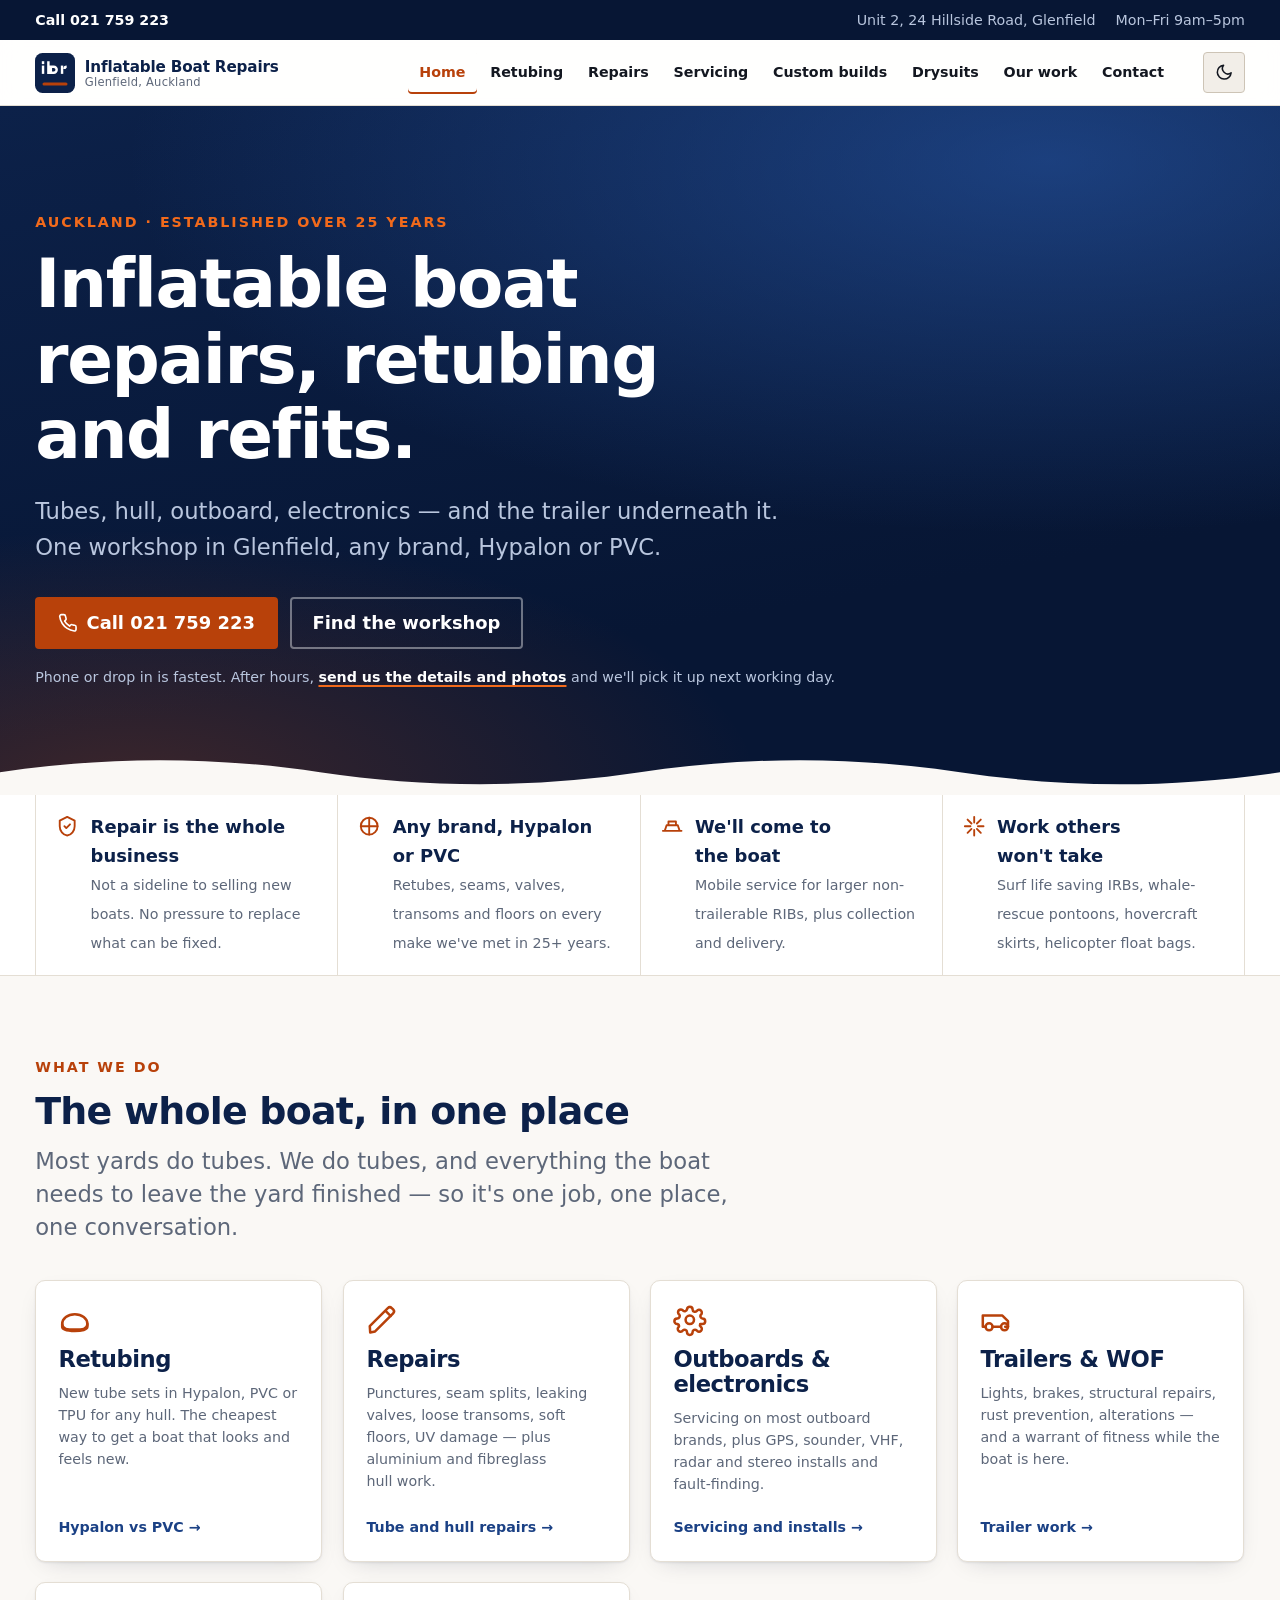
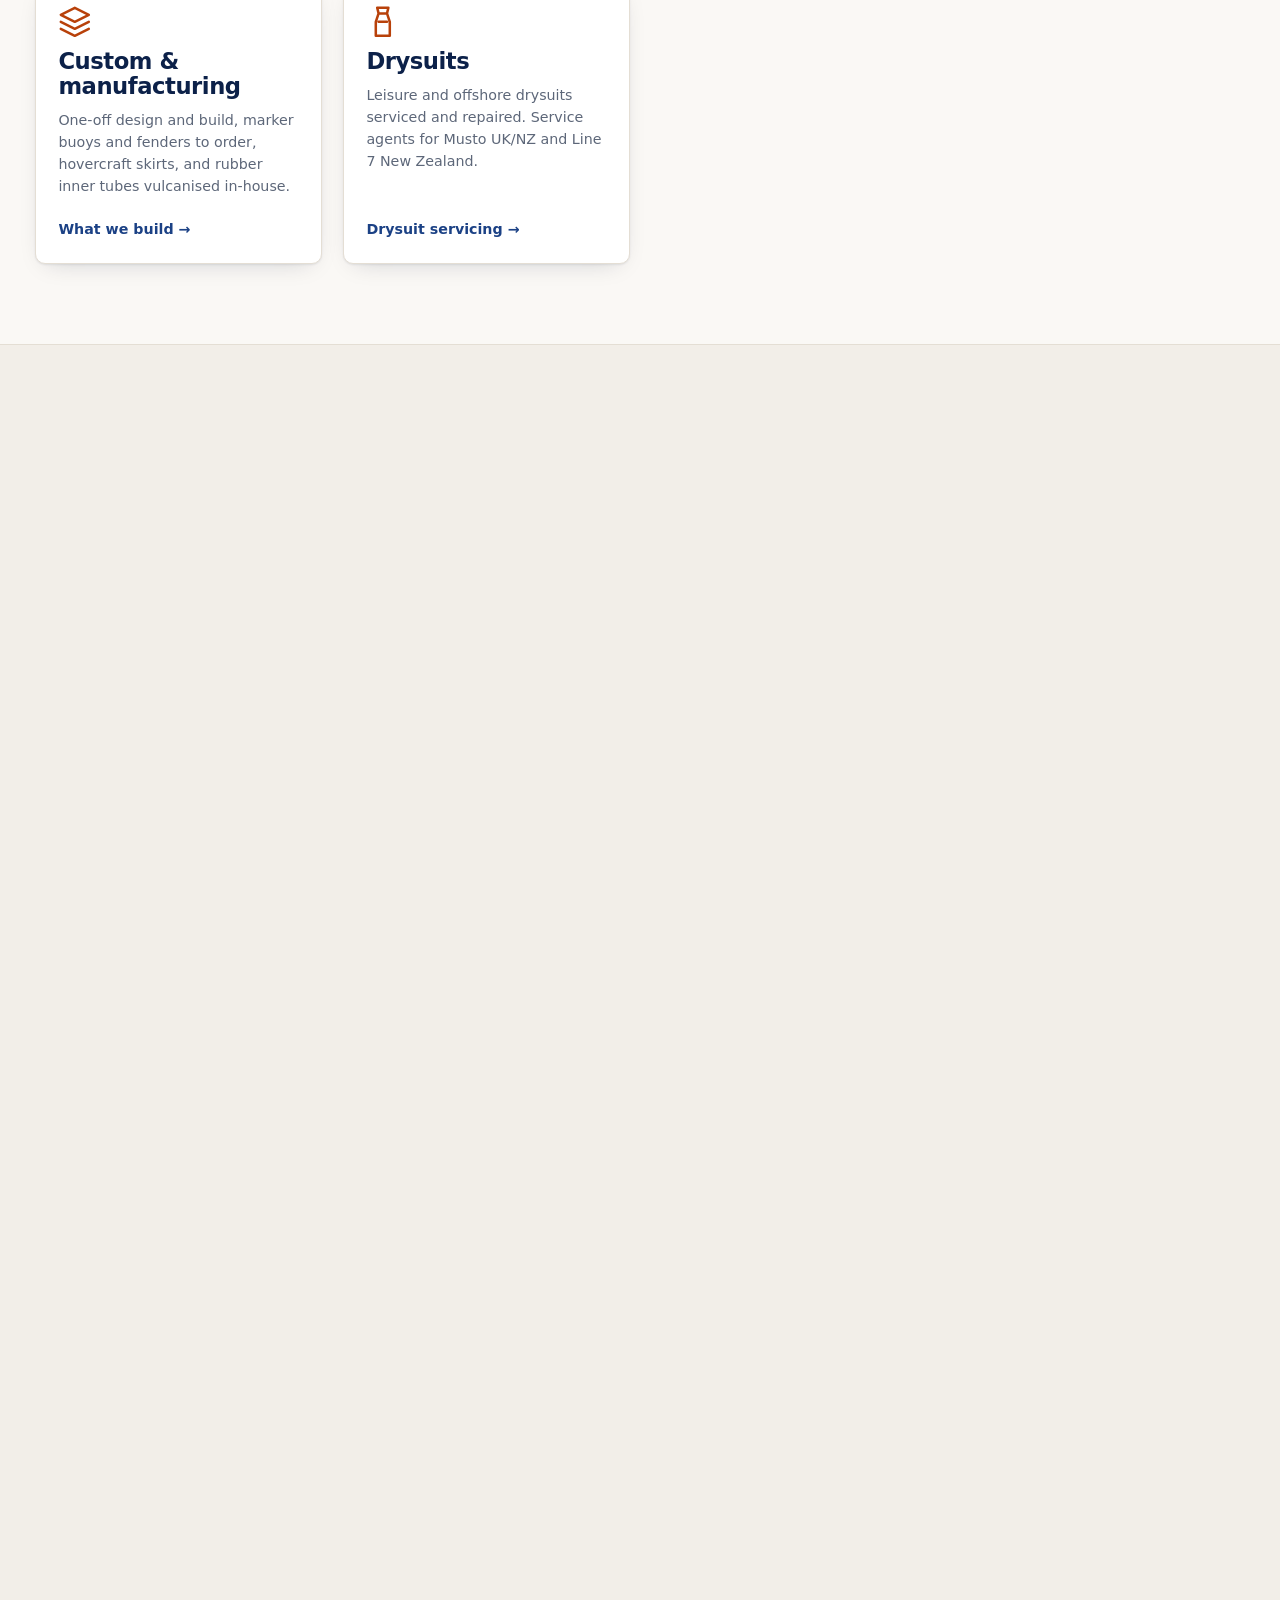
<file: site/index.html>
<!doctype html>
<html lang="en-NZ">
<head>
<meta charset="utf-8">
<meta name="viewport" content="width=device-width, initial-scale=1">
<!-- Applies a saved theme choice before first paint, so the page never
     flashes the wrong one. Without JS the CSS falls back to the OS setting. -->
<script>try{var t=localStorage.getItem("ibr-theme");if(t)document.documentElement.dataset.theme=t}catch(e){}</script>
<!-- PRE-LAUNCH: remove this line before go-live. See GO-LIVE.md. -->
<meta name="robots" content="noindex, nofollow">
<title>Inflatable Boat Repairs — retubing and refits, Glenfield, Auckland</title>
<meta name="description" content="Auckland's inflatable boat and RIB repair specialist. Retubing in Hypalon and PVC, tube and seam repairs, aluminium and fibreglass hulls, outboards, marine electronics and trailers. Workshop in Glenfield.">
<link rel="icon" href="assets/img/brand/favicon.svg" type="image/svg+xml">
<link rel="stylesheet" href="assets/css/site.css">
<meta property="og:type" content="website">
<meta property="og:title" content="Inflatable Boat Repairs — Glenfield, Auckland">
<meta property="og:description" content="Retubing, tube and hull repairs, outboards, electronics and trailers. One workshop, any brand, Hypalon or PVC.">
<script type="module" src="assets/js/site.js"></script>
</head>
<body>

<a class="skip" href="#main">Skip to content</a>

<div class="callbar">
  <div class="shell callbar__inner">
    <a href="tel:+6421759223">Call 021 759 223</a>
    <span class="callbar__meta">
      <span>Unit 2, 24 Hillside Road, Glenfield</span>
      <span>Mon&ndash;Fri 9am&ndash;5pm</span>
    </span>
  </div>
</div>

<header class="site-header">
  <div class="shell site-header__inner">
    <a class="logo" href="index.html" aria-label="Inflatable Boat Repairs — home">
      <svg class="logo__mark" viewBox="0 0 64 64" aria-hidden="true">
        <rect class="logo__field" width="64" height="64" rx="12"/>
        <g class="logo__letters" transform="translate(7 10) scale(0.39)">
          <path d="M10 8h10v12H10z"/>
          <path d="M10 26h10v34H10z"/>
          <path fill-rule="evenodd" d="M32 8h10v52H32zM42 26h17a17 17 0 0 1 0 34H42zm10 10v14h7a7 7 0 0 0 0-14z"/>
          <path d="M88 26h10v34H88z"/>
          <path d="M98 40a14 14 0 0 1 14-14v10a4 4 0 0 0-4 4z"/>
        </g>
        <rect class="logo__bar" x="12" y="47" width="40" height="5" rx="2.5"/>
      </svg>
      <span class="logo__text">
        <span class="logo__name">Inflatable Boat Repairs</span>
        <span class="logo__tag">Glenfield, Auckland</span>
      </span>
    </a>


    <nav class="nav" id="primary-nav" aria-label="Primary">
      <ul>
        <li><a href="index.html" aria-current="page">Home</a></li>
        <li><a href="retubing.html">Retubing</a></li>
        <li><a href="repairs.html">Repairs</a></li>
        <li><a href="servicing.html">Servicing</a></li>
        <li><a href="custom.html">Custom builds</a></li>
        <li><a href="drysuits.html">Drysuits</a></li>
        <li><a href="work.html">Our work</a></li>
        <li><a href="contact.html">Contact</a></li>
      </ul>
    </nav>

    <div class="site-header__tools">
      <button class="theme-toggle" type="button" hidden>
        <svg class="icon-moon" viewBox="0 0 24 24" fill="none" stroke="currentColor" stroke-width="2" stroke-linecap="round" stroke-linejoin="round" aria-hidden="true"><path d="M21 12.8A9 9 0 1 1 11.2 3a7 7 0 0 0 9.8 9.8z"/></svg>
        <svg class="icon-sun" viewBox="0 0 24 24" fill="none" stroke="currentColor" stroke-width="2" stroke-linecap="round" stroke-linejoin="round" aria-hidden="true"><circle cx="12" cy="12" r="4.2"/><path d="M12 2v2.5M12 19.5V22M2 12h2.5M19.5 12H22M4.9 4.9l1.8 1.8M17.3 17.3l1.8 1.8M19.1 4.9l-1.8 1.8M6.7 17.3l-1.8 1.8"/></svg>
      </button>
      <button class="nav-toggle" type="button" aria-expanded="false" aria-controls="primary-nav" aria-label="Menu" hidden>
        <svg viewBox="0 0 24 24" fill="none" stroke="currentColor" stroke-width="2.5" stroke-linecap="round" aria-hidden="true"><path d="M4 7h16M4 12h16M4 17h16"/></svg>
        <span class="nav-toggle__label">Menu</span>
      </button>
    </div>
  </div>
</header>

<main id="main">

  <section class="hero">
    <div class="shell hero__inner">
      <p class="eyebrow">Auckland &middot; established over 25 years</p>
      <h1>Inflatable boat repairs, retubing and refits.</h1>
      <p class="hero__lede">
        Tubes, hull, outboard, electronics &mdash; and the trailer underneath it.
        One workshop in Glenfield, any brand, Hypalon or PVC.
      </p>
      <div class="btn-row hero__actions">
        <a class="btn btn--primary" href="tel:+6421759223">
          <svg viewBox="0 0 24 24" fill="none" stroke="currentColor" stroke-width="2" stroke-linecap="round" stroke-linejoin="round" aria-hidden="true"><path d="M22 16.9v3a2 2 0 0 1-2.2 2 19.8 19.8 0 0 1-8.6-3.1 19.5 19.5 0 0 1-6-6A19.8 19.8 0 0 1 2.1 4.2 2 2 0 0 1 4.1 2h3a2 2 0 0 1 2 1.7c.1 1 .4 1.9.7 2.8a2 2 0 0 1-.5 2.1L8.1 9.9a16 16 0 0 0 6 6l1.3-1.3a2 2 0 0 1 2.1-.4c.9.3 1.8.6 2.8.7a2 2 0 0 1 1.7 2z"/></svg>
          Call 021 759 223
        </a>
        <a class="btn btn--on-dark" href="contact.html">Find the workshop</a>
      </div>
      <p class="hero__note">
        Phone or drop in is fastest. After hours,
        <a href="contact.html#enquiry">send us the details and photos</a> and we'll pick it up next working day.
      </p>
    </div>
    <svg class="hero__waterline" viewBox="0 0 1440 60" preserveAspectRatio="none" aria-hidden="true">
      <path fill="currentColor" d="M0 34c120-18 240-18 360 0s240 18 360 0 240-18 360 0 240 18 360 0v26H0z"/>
    </svg>
  </section>

  <section class="trust">
    <div class="shell">
      <h2 class="visually-hidden">Why owners and operators bring boats to us</h2>
      <ul>
        <li>
          <svg viewBox="0 0 24 24" fill="none" stroke="currentColor" stroke-width="2" stroke-linecap="round" stroke-linejoin="round" aria-hidden="true"><path d="M12 2 4 6v6c0 5 3.4 9.4 8 10 4.6-.6 8-5 8-10V6z"/><path d="m9 12 2 2 4-4"/></svg>
          <div><b>Repair is the whole business</b><span>Not a sideline to selling new boats. No pressure to replace what can be fixed.</span></div>
        </li>
        <li>
          <svg viewBox="0 0 24 24" fill="none" stroke="currentColor" stroke-width="2" stroke-linecap="round" stroke-linejoin="round" aria-hidden="true"><path d="M3 12h18M12 3v18"/><circle cx="12" cy="12" r="9"/></svg>
          <div><b>Any brand, Hypalon or PVC</b><span>Retubes, seams, valves, transoms and floors on every make we've met in 25+ years.</span></div>
        </li>
        <li>
          <svg viewBox="0 0 24 24" fill="none" stroke="currentColor" stroke-width="2" stroke-linecap="round" stroke-linejoin="round" aria-hidden="true"><path d="M2 17h20M4 17l2-6h12l2 6M8 11V7h8v4"/></svg>
          <div><b>We'll come to the boat</b><span>Mobile service for larger non-trailerable RIBs, plus collection and delivery.</span></div>
        </li>
        <li>
          <svg viewBox="0 0 24 24" fill="none" stroke="currentColor" stroke-width="2" stroke-linecap="round" stroke-linejoin="round" aria-hidden="true"><path d="M12 2v6M12 22v-6M4.9 4.9l4.2 4.2M19.1 19.1l-4.2-4.2M2 12h6M22 12h-6M4.9 19.1l4.2-4.2M19.1 4.9l-4.2 4.2"/></svg>
          <div><b>Work others won't take</b><span>Surf life saving IRBs, whale-rescue pontoons, hovercraft skirts, helicopter float bags.</span></div>
        </li>
      </ul>
    </div>
  </section>

  <section class="section">
    <div class="shell">
      <p class="eyebrow">What we do</p>
      <h2 class="h-section">The whole boat, in one place</h2>
      <p class="lede mt-xs">
        Most yards do tubes. We do tubes, and everything the boat needs to leave
        the yard finished &mdash; so it's one job, one place, one conversation.
      </p>

      <div class="grid mt-2xl">
        <article class="card">
          <svg class="card__icon" viewBox="0 0 24 24" fill="none" stroke="currentColor" stroke-width="1.8" stroke-linecap="round" stroke-linejoin="round" aria-hidden="true"><path d="M3 15c0-3.9 4-7 9-7s9 3.1 9 7-4 4-9 4-9-.1-9-4z"/><path d="M3 15v2c0 2 4 3 9 3s9-1 9-3v-2"/></svg>
          <h3>Retubing</h3>
          <p>New tube sets in Hypalon, PVC or TPU for any hull. The cheapest way to get a boat that looks and feels new.</p>
          <a class="card__more" href="retubing.html">Hypalon vs PVC</a>
        </article>

        <article class="card">
          <svg class="card__icon" viewBox="0 0 24 24" fill="none" stroke="currentColor" stroke-width="1.8" stroke-linecap="round" stroke-linejoin="round" aria-hidden="true"><path d="m14.7 6.3 3 3M3 21l3.5-.7L19.4 7.4a2 2 0 0 0 0-2.8l-1-1a2 2 0 0 0-2.8 0L2.7 16.5z"/></svg>
          <h3>Repairs</h3>
          <p>Punctures, seam splits, leaking valves, loose transoms, soft floors, UV damage &mdash; plus aluminium and fibreglass hull work.</p>
          <a class="card__more" href="repairs.html">Tube and hull repairs</a>
        </article>

        <article class="card">
          <svg class="card__icon" viewBox="0 0 24 24" fill="none" stroke="currentColor" stroke-width="1.8" stroke-linecap="round" stroke-linejoin="round" aria-hidden="true"><circle cx="12" cy="12" r="3"/><path d="M19.4 15a1.7 1.7 0 0 0 .3 1.8l.1.1a2 2 0 1 1-2.8 2.8l-.1-.1a1.7 1.7 0 0 0-2.9 1.2 2 2 0 1 1-4 0 1.7 1.7 0 0 0-2.9-1.2l-.1.1a2 2 0 1 1-2.8-2.8l.1-.1A1.7 1.7 0 0 0 3 15a2 2 0 1 1 0-4 1.7 1.7 0 0 0 1.5-2.7l-.1-.1a2 2 0 1 1 2.8-2.8l.1.1A1.7 1.7 0 0 0 10 4.6a2 2 0 1 1 4 0 1.7 1.7 0 0 0 2.9 1.2l.1-.1a2 2 0 1 1 2.8 2.8l-.1.1A1.7 1.7 0 0 0 21 11a2 2 0 1 1 0 4z"/></svg>
          <h3>Outboards &amp; electronics</h3>
          <p>Servicing on most outboard brands, plus GPS, sounder, VHF, radar and stereo installs and fault-finding.</p>
          <a class="card__more" href="servicing.html">Servicing and installs</a>
        </article>

        <article class="card">
          <svg class="card__icon" viewBox="0 0 24 24" fill="none" stroke="currentColor" stroke-width="1.8" stroke-linecap="round" stroke-linejoin="round" aria-hidden="true"><circle cx="6.5" cy="17" r="2.5"/><circle cx="17.5" cy="17" r="2.5"/><path d="M4 17H2V9h14l4 4v4h-2M9 17h6"/></svg>
          <h3>Trailers &amp; WOF</h3>
          <p>Lights, brakes, structural repairs, rust prevention, alterations &mdash; and a warrant of fitness while the boat is here.</p>
          <a class="card__more" href="servicing.html#trailers">Trailer work</a>
        </article>

        <article class="card">
          <svg class="card__icon" viewBox="0 0 24 24" fill="none" stroke="currentColor" stroke-width="1.8" stroke-linecap="round" stroke-linejoin="round" aria-hidden="true"><path d="M12 2 2 7l10 5 10-5z"/><path d="m2 17 10 5 10-5M2 12l10 5 10-5"/></svg>
          <h3>Custom &amp; manufacturing</h3>
          <p>One-off design and build, marker buoys and fenders to order, hovercraft skirts, and rubber inner tubes vulcanised in-house.</p>
          <a class="card__more" href="custom.html">What we build</a>
        </article>

        <article class="card">
          <svg class="card__icon" viewBox="0 0 24 24" fill="none" stroke="currentColor" stroke-width="1.8" stroke-linecap="round" stroke-linejoin="round" aria-hidden="true"><path d="M8 2h8l-1 4H9zM9 6l-2 6v10h10V12l-2-6M9 12h6"/></svg>
          <h3>Drysuits</h3>
          <p>Leisure and offshore drysuits serviced and repaired. Service agents for Musto UK/NZ and Line 7 New Zealand.</p>
          <a class="card__more" href="drysuits.html">Drysuit servicing</a>
        </article>
      </div>
    </div>
  </section>

  <section class="section section--sunken deferred">
    <div class="shell">
      <div class="split">
        <div>
          <p class="eyebrow">The decision most owners face</p>
          <h2 class="h-section">Hypalon or PVC?</h2>
          <div class="prose mt-sm">
            <p>
              It's the question that decides what a retube costs and how long it
              lasts. The short version: <strong>Hypalon</strong> &mdash; properly,
              chlorosulfonated polyethylene &mdash; is chosen for longevity and dry
              abrasion resistance, and averages around 30 years.
              <strong>PVC</strong> is chosen for fast production and a lower price,
              and averages around 7.
            </p>
            <p>
              Which is right depends on how the boat is used, where it's stored, and
              how long you plan to keep it. A boat on a mooring in full Auckland sun
              is a different problem from a tender that lives under cover.
            </p>
          </div>
          <div class="btn-row mt-md">
            <a class="btn btn--ghost" href="retubing.html">Compare the materials</a>
          </div>
        </div>
        <div class="grid gap-sm">
          <figure class="shot">
            <img src="assets/img/archive/hypalon-tube.jpg" width="300" height="197" alt="A Hypalon tube set under construction in the IBR workshop." loading="lazy" decoding="async">
            <figcaption><b>Hypalon</b><span>~30 year average life. Best dry abrasion resistance.</span></figcaption>
          </figure>
          <figure class="shot">
            <img src="assets/img/archive/pvc-tube.jpg" width="300" height="199" alt="A PVC tube set on the bench." loading="lazy" decoding="async">
            <figcaption><b>PVC</b><span>~7 year average life. Lower cost, faster to build.</span></figcaption>
          </figure>
        </div>
      </div>
    </div>
  </section>

  <section class="section deferred">
    <div class="shell">
      <p class="eyebrow">Track record</p>
      <h2 class="h-section">The jobs that prove the fabrication</h2>
      <p class="lede mt-xs">
        Anyone can patch a tube. These are the jobs that show what the workshop can
        actually make.
      </p>

      <div class="grid grid--2 mt-2xl">
        <article class="card">
          <h3>Whale rescue pontoons</h3>
          <p>
            Developed with Project Jonah to refloat stranded and injured whales and
            carry them back to sea &mdash; a world first. Sets are still built here and
            shipped overseas.
          </p>
        </article>
        <article class="card">
          <h3>Surf life saving IRBs</h3>
          <p>
            Repairs and retubes for New Zealand surf life saving craft &mdash; boats
            that get launched through breaking surf and have to be right.
          </p>
        </article>
        <article class="card">
          <h3>Rescue hovercraft</h3>
          <p>
            Directional air fingers produced for the Auckland Airport rescue
            hovercraft, alongside hovercraft skirts for the leisure market.
          </p>
        </article>
        <article class="card">
          <h3>Ocean racing drysuits</h3>
          <p>
            Service agents through the Whitbread, the Volvo Ocean Race and the BT
            Global Challenge &mdash; kit that has to keep working a long way from help.
          </p>
        </article>
      </div>

      <div class="btn-row mt-xl">
        <a class="btn btn--ghost" href="work.html">See the workshop</a>
      </div>
    </div>
  </section>

  <!-- EDIT ME: one line, changed as the season turns. See README.md. -->
  <section class="section section--sunken">
    <div class="shell shell--narrow center">
      <h2 class="visually-hidden">Current booking status</h2>
      <p class="eyebrow" aria-hidden="true">Current booking status</p>
      <p class="status-line">
        Winter is the quiet bench &mdash; the best time to book a retube or a
        commercial refit before the season starts.
      </p>
      <p class="status-note">
        From September the workshop fills up fast. If your boat needs to be ready for
        Labour Weekend, talk to us early rather than late.
      </p>
    </div>
  </section>

  <section class="cta section">
    <div class="shell">
      <h2>Not sure if it's worth fixing?</h2>
      <p>
        That's the most common call we get, and it's a fair question. Ring us and
        describe it, or bring the boat in &mdash; we'll tell you straight whether it's
        a repair, a retube, or not worth your money.
      </p>
      <div class="btn-row">
        <a class="btn btn--primary" href="tel:+6421759223">Call 021 759 223</a>
        <a class="btn btn--on-dark" href="contact.html#enquiry">Send photos instead</a>
      </div>
    </div>
  </section>

</main>

<footer class="site-footer">
  <div class="shell">
    <div class="site-footer__grid">
      <div>
        <h2>Workshop</h2>
        <p class="footer-name">Inflatable Boat Repairs Ltd</p>
        <p>Unit 2, 24 Hillside Road<br>Glenfield, Auckland</p>
        <p class="mt-2xs">Mon&ndash;Fri 9am&ndash;5pm</p>
      </div>
      <div>
        <h2>Contact</h2>
        <ul>
          <li><a class="tel" href="tel:+6421759223">021 759 223</a></li>
          <li><a href="mailto:info@ibr.co.nz">info@ibr.co.nz</a></li>
          <li><a href="contact.html#enquiry">Send us photos</a></li>
        </ul>
      </div>
      <div>
        <h2>Services</h2>
        <ul>
          <li><a href="retubing.html">Retubing</a></li>
          <li><a href="repairs.html">Tube &amp; hull repairs</a></li>
          <li><a href="servicing.html">Outboards &amp; electronics</a></li>
          <li><a href="servicing.html#trailers">Trailers &amp; WOF</a></li>
          <li><a href="custom.html">Custom &amp; manufacturing</a></li>
          <li><a href="drysuits.html">Drysuits</a></li>
        </ul>
      </div>
      <div>
        <h2>More</h2>
        <ul>
          <li><a href="work.html">Our work</a></li>
          <li><a href="contact.html">Contact &amp; directions</a></li>
        </ul>
      </div>
    </div>
    <div class="site-footer__base">
      <span>&copy; 2026 Inflatable Boat Repairs Ltd</span>
      <span>Glenfield, Auckland, New Zealand</span>
    </div>
  </div>
</footer>

</body>
</html>
</file>
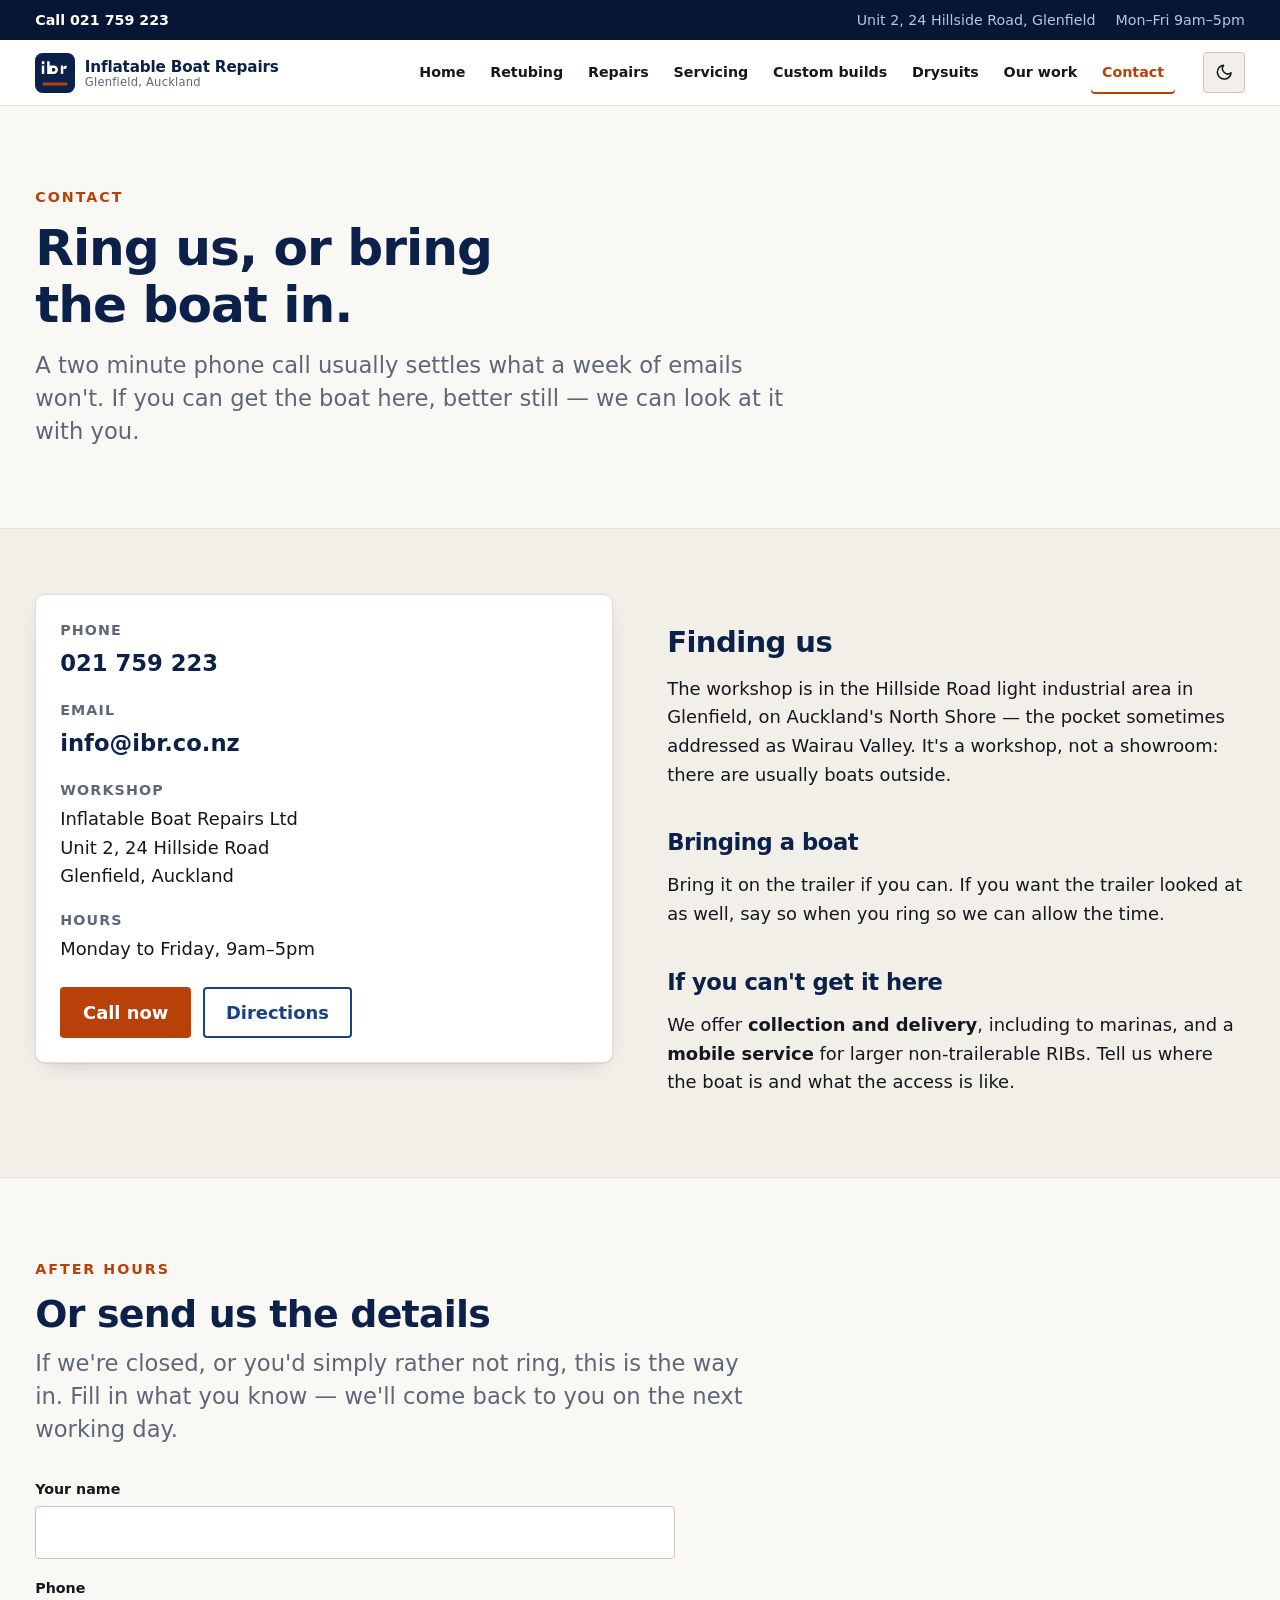
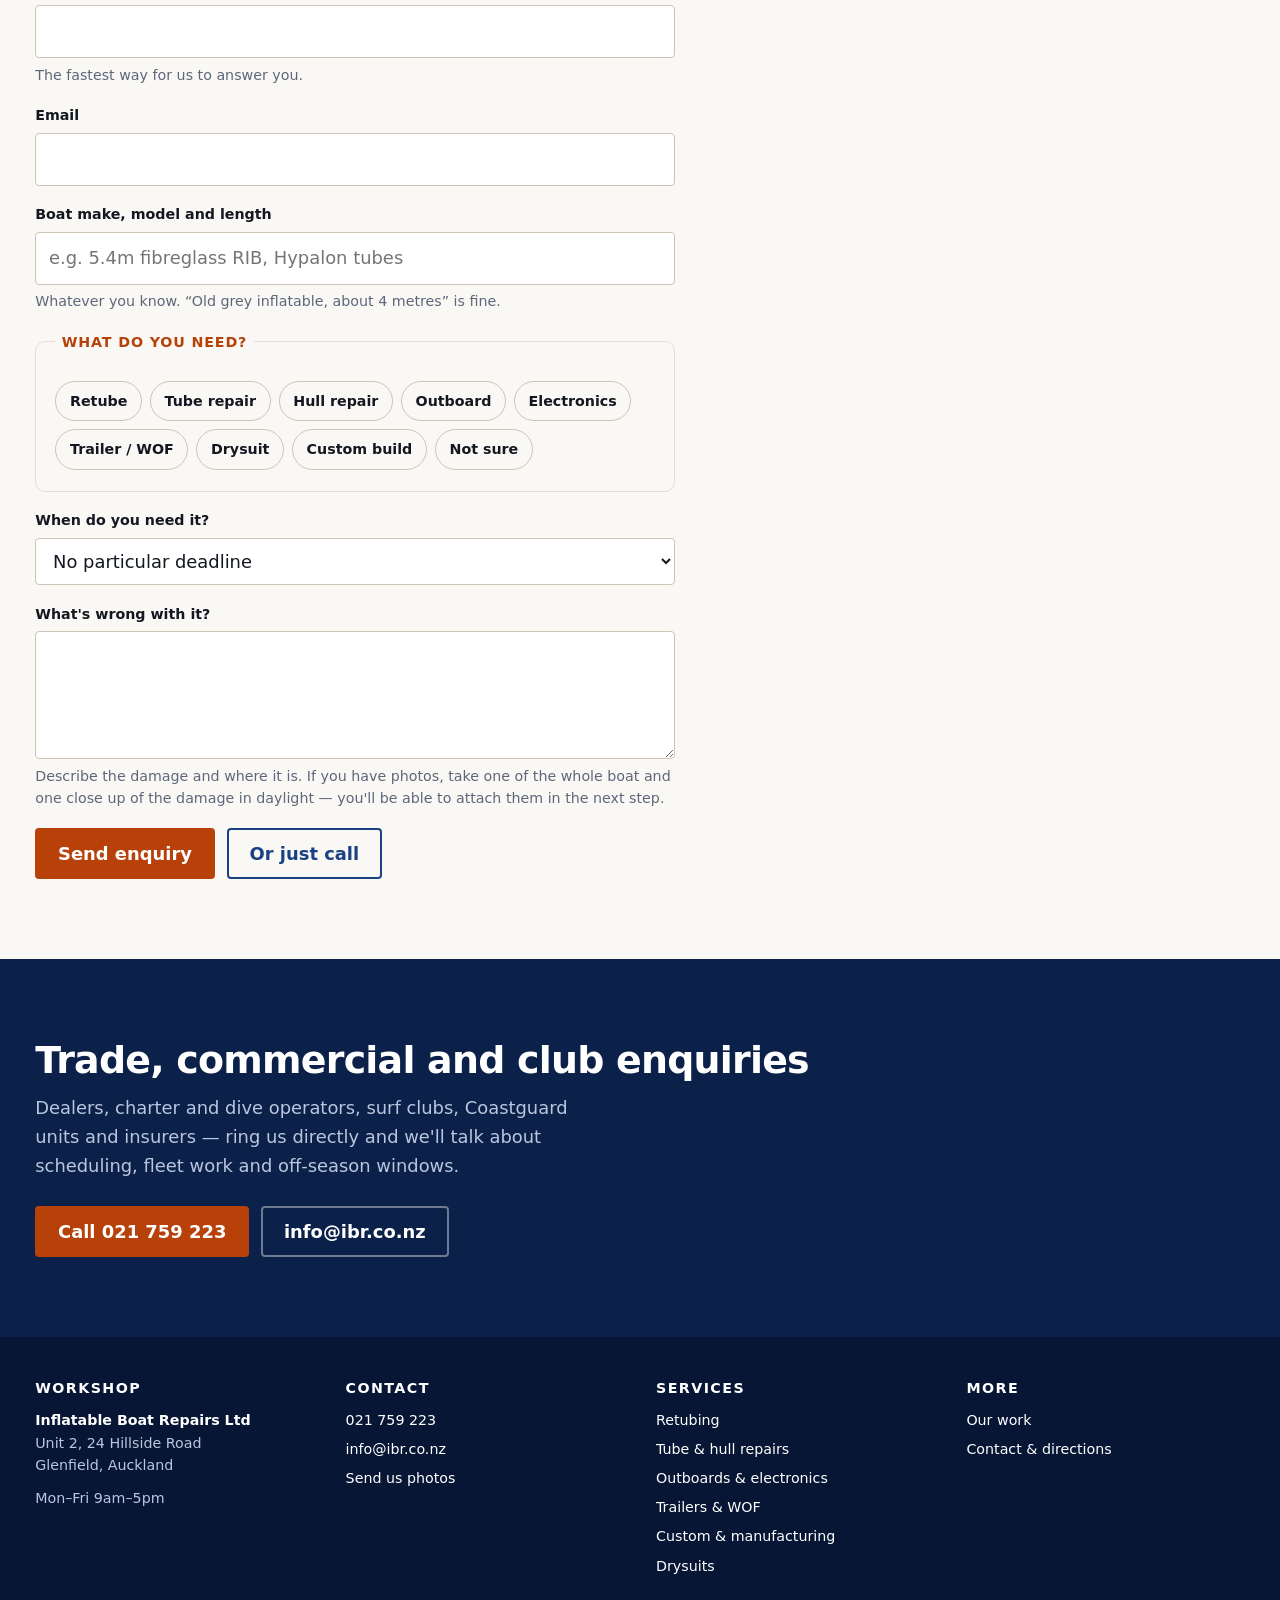
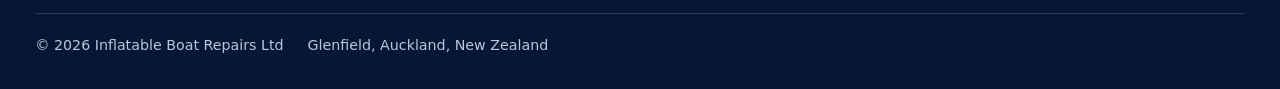
<file: site/contact.html>
<!doctype html>
<html lang="en-NZ">
<head>
<meta charset="utf-8">
<meta name="viewport" content="width=device-width, initial-scale=1">
<!-- Applies a saved theme choice before first paint, so the page never
     flashes the wrong one. Without JS the CSS falls back to the OS setting. -->
<script>try{var t=localStorage.getItem("ibr-theme");if(t)document.documentElement.dataset.theme=t}catch(e){}</script>
<!-- PRE-LAUNCH: remove this line before go-live. See GO-LIVE.md. -->
<meta name="robots" content="noindex, nofollow">
<title>Contact and directions — Unit 2, 24 Hillside Road, Glenfield | Inflatable Boat Repairs</title>
<meta name="description" content="Call 021 759 223 or visit the workshop at Unit 2, 24 Hillside Road, Glenfield, Auckland. Open Monday to Friday, 9am to 5pm. After hours, send us the details and photos.">
<link rel="icon" href="assets/img/brand/favicon.svg" type="image/svg+xml">
<link rel="stylesheet" href="assets/css/site.css">
<meta property="og:type" content="website">
<meta property="og:title" content="Contact Inflatable Boat Repairs">
<meta property="og:description" content="Unit 2, 24 Hillside Road, Glenfield, Auckland. Call 021 759 223, Mon–Fri 9am–5pm.">
<script type="module" src="assets/js/site.js"></script>
</head>
<body>

<a class="skip" href="#main">Skip to content</a>

<div class="callbar">
  <div class="shell callbar__inner">
    <a href="tel:+6421759223">Call 021 759 223</a>
    <span class="callbar__meta">
      <span>Unit 2, 24 Hillside Road, Glenfield</span>
      <span>Mon&ndash;Fri 9am&ndash;5pm</span>
    </span>
  </div>
</div>

<header class="site-header">
  <div class="shell site-header__inner">
    <a class="logo" href="index.html" aria-label="Inflatable Boat Repairs — home">
      <svg class="logo__mark" viewBox="0 0 64 64" aria-hidden="true">
        <rect class="logo__field" width="64" height="64" rx="12"/>
        <g class="logo__letters" transform="translate(7 10) scale(0.39)">
          <path d="M10 8h10v12H10z"/>
          <path d="M10 26h10v34H10z"/>
          <path fill-rule="evenodd" d="M32 8h10v52H32zM42 26h17a17 17 0 0 1 0 34H42zm10 10v14h7a7 7 0 0 0 0-14z"/>
          <path d="M88 26h10v34H88z"/>
          <path d="M98 40a14 14 0 0 1 14-14v10a4 4 0 0 0-4 4z"/>
        </g>
        <rect class="logo__bar" x="12" y="47" width="40" height="5" rx="2.5"/>
      </svg>
      <span class="logo__text">
        <span class="logo__name">Inflatable Boat Repairs</span>
        <span class="logo__tag">Glenfield, Auckland</span>
      </span>
    </a>


    <nav class="nav" id="primary-nav" aria-label="Primary">
      <ul>
        <li><a href="index.html">Home</a></li>
        <li><a href="retubing.html">Retubing</a></li>
        <li><a href="repairs.html">Repairs</a></li>
        <li><a href="servicing.html">Servicing</a></li>
        <li><a href="custom.html">Custom builds</a></li>
        <li><a href="drysuits.html">Drysuits</a></li>
        <li><a href="work.html">Our work</a></li>
        <li><a href="contact.html" aria-current="page">Contact</a></li>
      </ul>
    </nav>

    <div class="site-header__tools">
      <button class="theme-toggle" type="button" hidden>
        <svg class="icon-moon" viewBox="0 0 24 24" fill="none" stroke="currentColor" stroke-width="2" stroke-linecap="round" stroke-linejoin="round" aria-hidden="true"><path d="M21 12.8A9 9 0 1 1 11.2 3a7 7 0 0 0 9.8 9.8z"/></svg>
        <svg class="icon-sun" viewBox="0 0 24 24" fill="none" stroke="currentColor" stroke-width="2" stroke-linecap="round" stroke-linejoin="round" aria-hidden="true"><circle cx="12" cy="12" r="4.2"/><path d="M12 2v2.5M12 19.5V22M2 12h2.5M19.5 12H22M4.9 4.9l1.8 1.8M17.3 17.3l1.8 1.8M19.1 4.9l-1.8 1.8M6.7 17.3l-1.8 1.8"/></svg>
      </button>
      <button class="nav-toggle" type="button" aria-expanded="false" aria-controls="primary-nav" aria-label="Menu" hidden>
        <svg viewBox="0 0 24 24" fill="none" stroke="currentColor" stroke-width="2.5" stroke-linecap="round" aria-hidden="true"><path d="M4 7h16M4 12h16M4 17h16"/></svg>
        <span class="nav-toggle__label">Menu</span>
      </button>
    </div>
  </div>
</header>

<main id="main">
  <section class="section">
    <div class="shell">
      <p class="eyebrow">Contact</p>
      <h1 class="h-page w-18">Ring us, or bring the boat in.</h1>
      <p class="lede mt-sm">
        A two minute phone call usually settles what a week of emails won't. If you
        can get the boat here, better still &mdash; we can look at it with you.
      </p>
    </div>
  </section>

  <section class="section section--sunken pt-0">
    <div class="shell pt-xl">
      <div class="split">
        <div class="contact-card">
          <h2 class="visually-hidden">Workshop details</h2>
          <dl>
            <dt>Phone</dt>
            <dd><a class="tel" href="tel:+6421759223">021 759 223</a></dd>

            <dt>Email</dt>
            <dd><a href="mailto:info@ibr.co.nz">info@ibr.co.nz</a></dd>

            <dt>Workshop</dt>
            <dd class="plain">
              Inflatable Boat Repairs Ltd<br>
              Unit 2, 24 Hillside Road<br>
              Glenfield, Auckland
            </dd>

            <dt>Hours</dt>
            <dd class="plain">Monday to Friday, 9am&ndash;5pm</dd>
          </dl>
          <div class="btn-row mt-md">
            <a class="btn btn--primary" href="tel:+6421759223">Call now</a>
            <a class="btn btn--ghost" href="https://www.google.com/maps/search/?api=1&amp;query=Unit+2%2C+24+Hillside+Road%2C+Glenfield%2C+Auckland" rel="noopener">Directions</a>
          </div>
        </div>

        <div class="prose">
          <h2 class="mt-0">Finding us</h2>
          <p>
            The workshop is in the Hillside Road light industrial area in Glenfield,
            on Auckland's North Shore &mdash; the pocket sometimes addressed as Wairau
            Valley. It's a workshop, not a showroom: there are usually boats outside.
          </p>
          <h3>Bringing a boat</h3>
          <p>
            Bring it on the trailer if you can. If you want the trailer looked at as
            well, say so when you ring so we can allow the time.
          </p>
          <h3>If you can't get it here</h3>
          <p>
            We offer <strong>collection and delivery</strong>, including to marinas,
            and a <strong>mobile service</strong> for larger non-trailerable RIBs.
            Tell us where the boat is and what the access is like.
          </p>
        </div>
      </div>
    </div>
  </section>

  <section class="section" id="enquiry">
    <div class="shell">
      <div class="shell--narrow panel">
        <p class="eyebrow">After hours</p>
        <h2 class="h-section">Or send us the details</h2>
        <p class="lede mt-xs">
          If we're closed, or you'd simply rather not ring, this is the way in. Fill in
          what you know &mdash; we'll come back to you on the next working day.
        </p>

        <form class="form mt-xl" id="enquiry-form" data-mailto="info@ibr.co.nz" novalidate>
          <div class="field">
            <label for="name">Your name</label>
            <input id="name" name="name" type="text" autocomplete="name" required>
            <span class="error">Please tell us your name.</span>
          </div>

          <div class="field">
            <label for="phone">Phone</label>
            <input id="phone" name="phone" type="tel" autocomplete="tel" inputmode="tel" required>
            <span class="hint">The fastest way for us to answer you.</span>
            <span class="error">Please give us a number we can reach you on.</span>
          </div>

          <div class="field">
            <label for="email">Email</label>
            <input id="email" name="email" type="email" autocomplete="email" required>
            <span class="error">Please check that email address.</span>
          </div>

          <div class="field">
            <label for="boat">Boat make, model and length</label>
            <input id="boat" name="boat" type="text" placeholder="e.g. 5.4m fibreglass RIB, Hypalon tubes">
            <span class="hint">Whatever you know. &ldquo;Old grey inflatable, about 4 metres&rdquo; is fine.</span>
          </div>

          <fieldset>
            <legend>What do you need?</legend>
            <div class="choices">
              <label class="choice"><input type="checkbox" name="jobtype" value="Retube"><span>Retube</span></label>
              <label class="choice"><input type="checkbox" name="jobtype" value="Tube repair"><span>Tube repair</span></label>
              <label class="choice"><input type="checkbox" name="jobtype" value="Hull repair"><span>Hull repair</span></label>
              <label class="choice"><input type="checkbox" name="jobtype" value="Outboard"><span>Outboard</span></label>
              <label class="choice"><input type="checkbox" name="jobtype" value="Electronics"><span>Electronics</span></label>
              <label class="choice"><input type="checkbox" name="jobtype" value="Trailer / WOF"><span>Trailer / WOF</span></label>
              <label class="choice"><input type="checkbox" name="jobtype" value="Drysuit"><span>Drysuit</span></label>
              <label class="choice"><input type="checkbox" name="jobtype" value="Custom build"><span>Custom build</span></label>
              <label class="choice"><input type="checkbox" name="jobtype" value="Not sure"><span>Not sure</span></label>
            </div>
          </fieldset>

          <div class="field">
            <label for="timing">When do you need it?</label>
            <select id="timing" name="timing">
              <option value="">No particular deadline</option>
              <option>As soon as possible &mdash; it's out of action</option>
              <option>Before the season starts</option>
              <option>Within the next month or two</option>
              <option>Planning ahead / off-season booking</option>
            </select>
          </div>

          <div class="field">
            <label for="message">What's wrong with it?</label>
            <textarea id="message" name="message" required></textarea>
            <span class="hint">
              Describe the damage and where it is. If you have photos, take one of the
              whole boat and one close up of the damage in daylight &mdash; you'll be
              able to attach them in the next step.
            </span>
            <span class="error">Please tell us a little about the job.</span>
          </div>

          <!-- Honeypot. Hidden from people and assistive tech; bots fill it in
               and the server silently discards the submission. -->
          <div class="field" hidden>
            <label for="website">Leave this field blank</label>
            <input id="website" name="website" type="text" tabindex="-1" autocomplete="off">
          </div>

          <p class="form__status" role="status" aria-live="polite"></p>

          <div class="btn-row">
            <button class="btn btn--primary" type="submit">Send enquiry</button>
            <a class="btn btn--ghost" href="tel:+6421759223">Or just call</a>
          </div>
        </form>
      </div>
    </div>
  </section>

  <section class="cta section">
    <div class="shell">
      <h2>Trade, commercial and club enquiries</h2>
      <p>
        Dealers, charter and dive operators, surf clubs, Coastguard units and
        insurers &mdash; ring us directly and we'll talk about scheduling, fleet work
        and off-season windows.
      </p>
      <div class="btn-row">
        <a class="btn btn--primary" href="tel:+6421759223">Call 021 759 223</a>
        <a class="btn btn--on-dark" href="mailto:info@ibr.co.nz">info@ibr.co.nz</a>
      </div>
    </div>
  </section>
</main>

<footer class="site-footer">
  <div class="shell">
    <div class="site-footer__grid">
      <div>
        <h2>Workshop</h2>
        <p class="footer-name">Inflatable Boat Repairs Ltd</p>
        <p>Unit 2, 24 Hillside Road<br>Glenfield, Auckland</p>
        <p class="mt-2xs">Mon&ndash;Fri 9am&ndash;5pm</p>
      </div>
      <div>
        <h2>Contact</h2>
        <ul>
          <li><a class="tel" href="tel:+6421759223">021 759 223</a></li>
          <li><a href="mailto:info@ibr.co.nz">info@ibr.co.nz</a></li>
          <li><a href="contact.html#enquiry">Send us photos</a></li>
        </ul>
      </div>
      <div>
        <h2>Services</h2>
        <ul>
          <li><a href="retubing.html">Retubing</a></li>
          <li><a href="repairs.html">Tube &amp; hull repairs</a></li>
          <li><a href="servicing.html">Outboards &amp; electronics</a></li>
          <li><a href="servicing.html#trailers">Trailers &amp; WOF</a></li>
          <li><a href="custom.html">Custom &amp; manufacturing</a></li>
          <li><a href="drysuits.html">Drysuits</a></li>
        </ul>
      </div>
      <div>
        <h2>More</h2>
        <ul>
          <li><a href="work.html">Our work</a></li>
          <li><a href="contact.html">Contact &amp; directions</a></li>
        </ul>
      </div>
    </div>
    <div class="site-footer__base">
      <span>&copy; 2026 Inflatable Boat Repairs Ltd</span>
      <span>Glenfield, Auckland, New Zealand</span>
    </div>
  </div>
</footer>

</body>
</html>
</file>
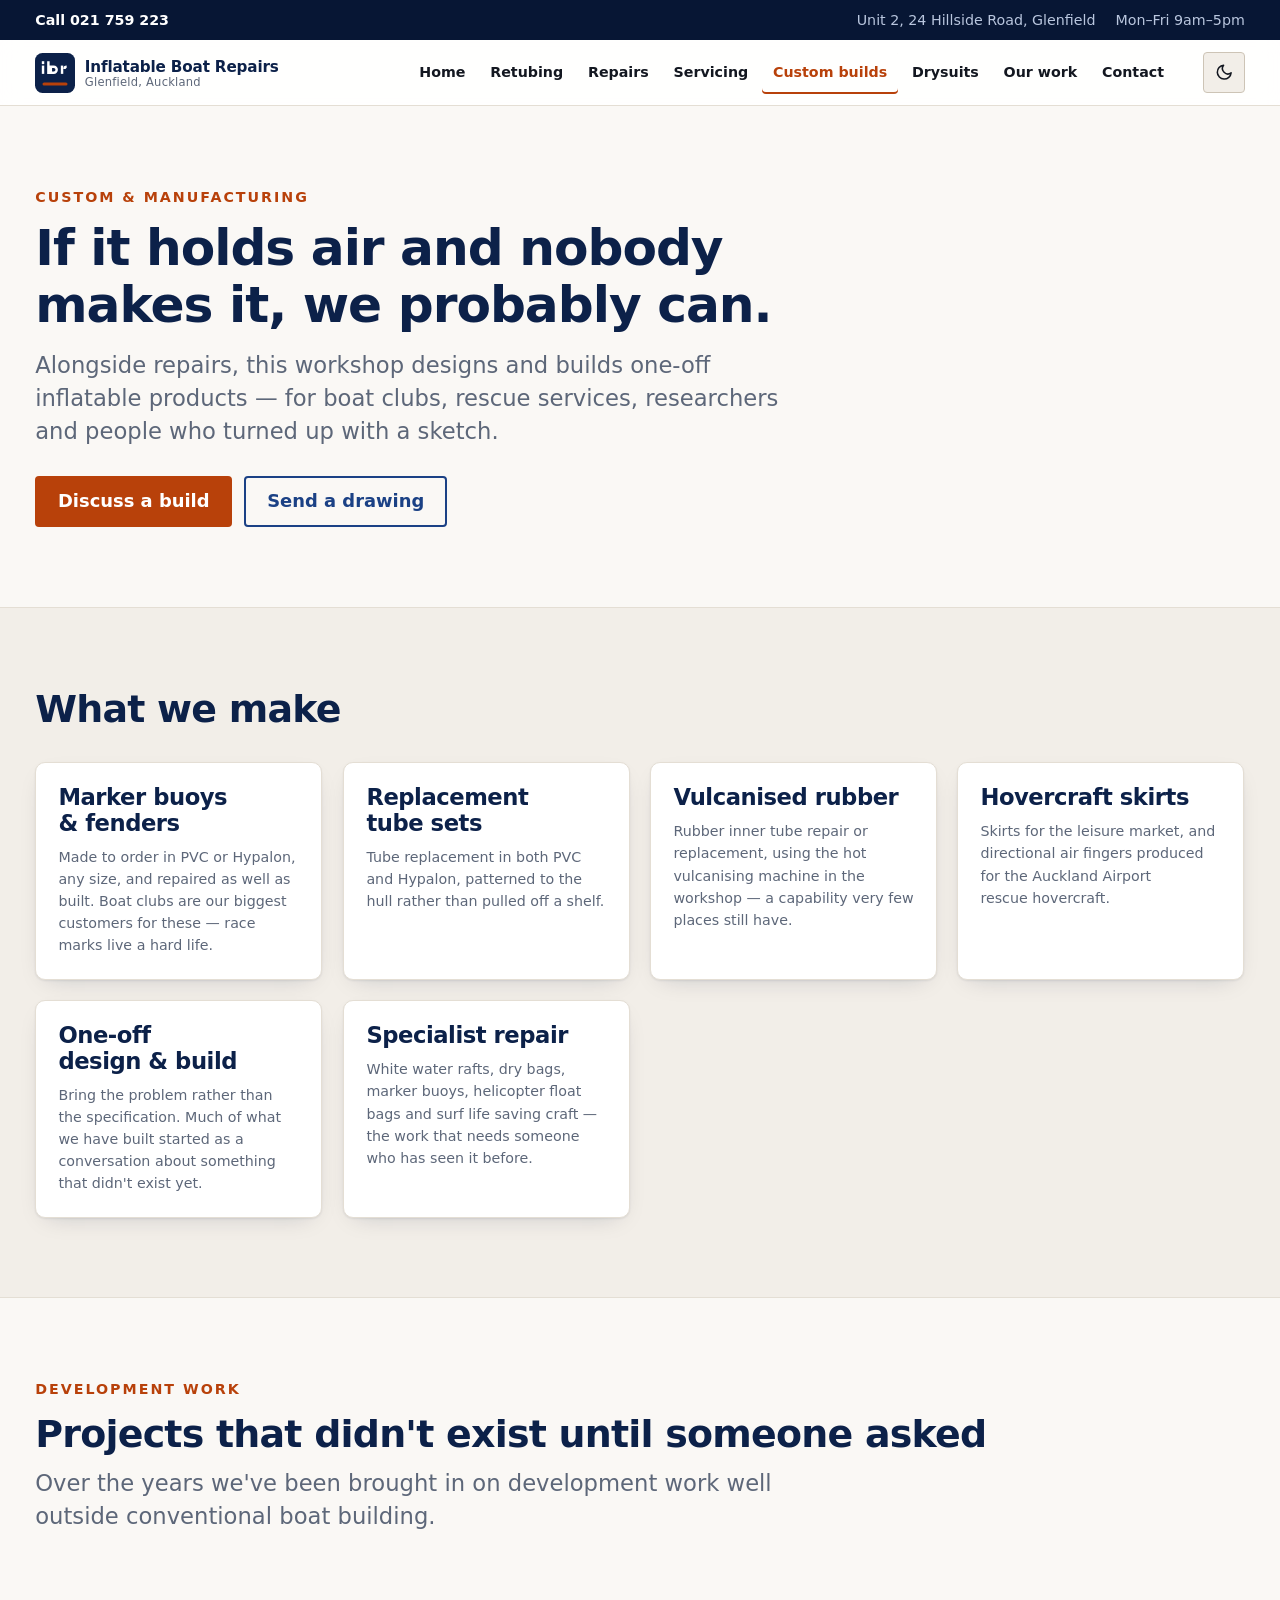
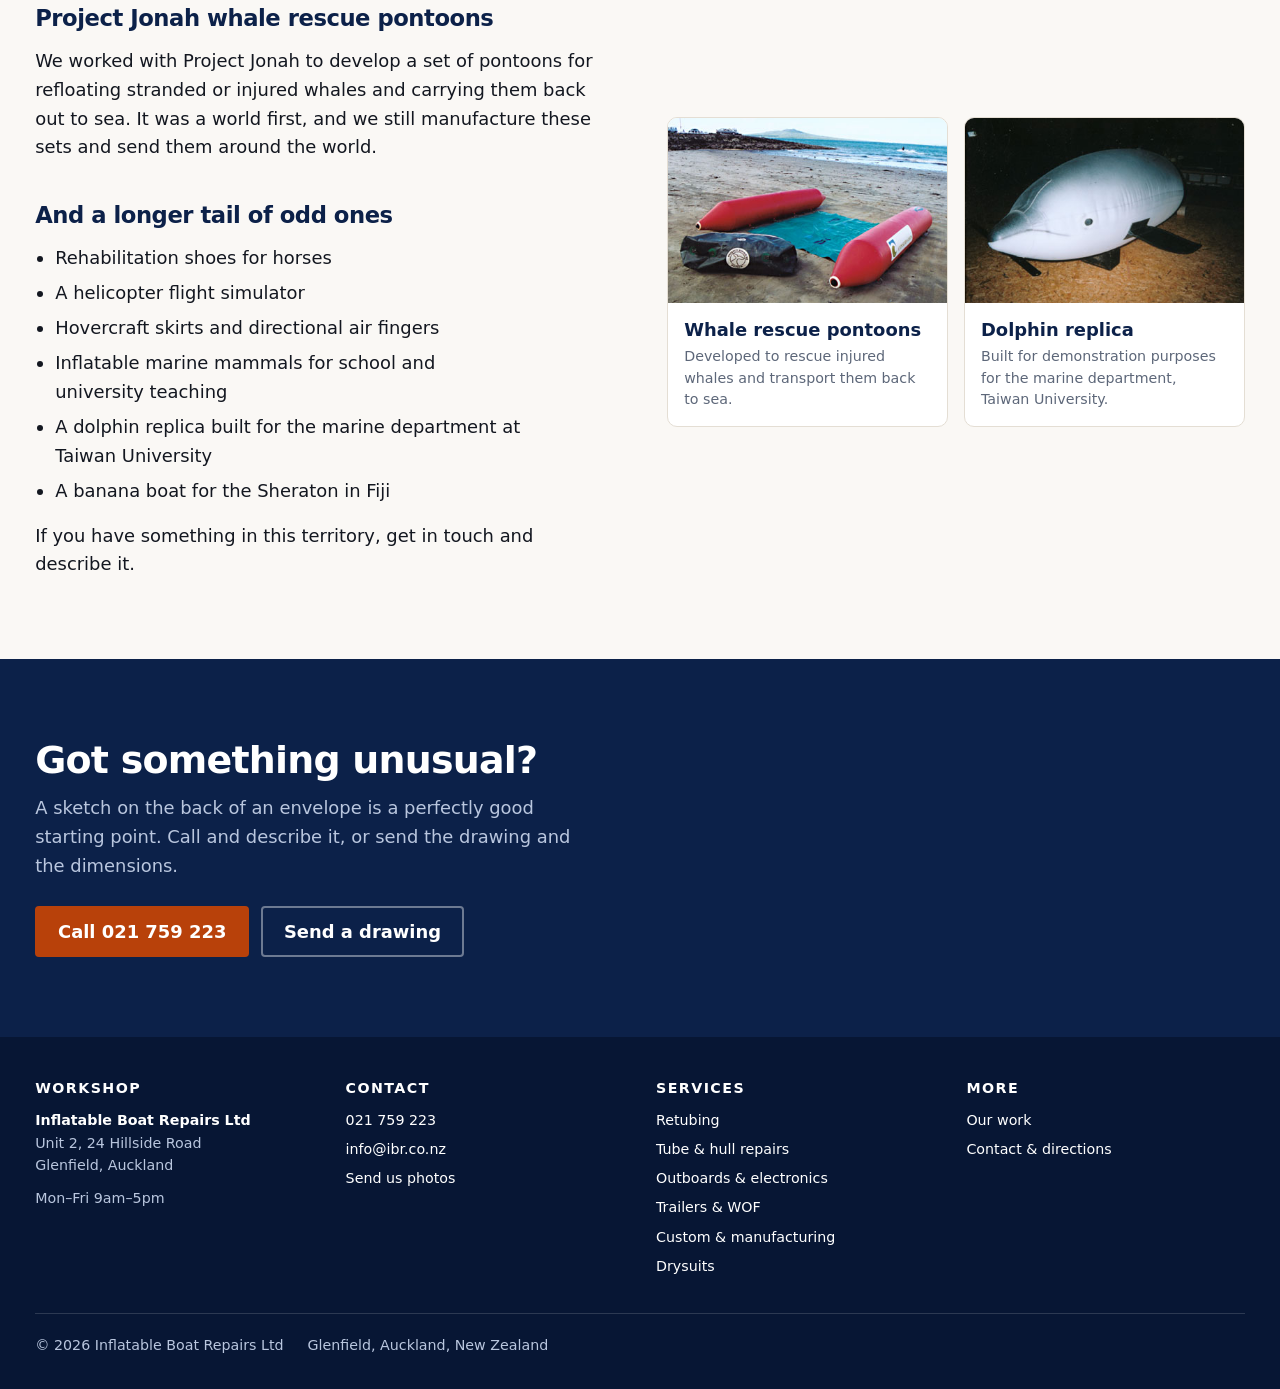
<file: site/custom.html>
<!doctype html>
<html lang="en-NZ">
<head>
<meta charset="utf-8">
<meta name="viewport" content="width=device-width, initial-scale=1">
<!-- Applies a saved theme choice before first paint, so the page never
     flashes the wrong one. Without JS the CSS falls back to the OS setting. -->
<script>try{var t=localStorage.getItem("ibr-theme");if(t)document.documentElement.dataset.theme=t}catch(e){}</script>
<!-- PRE-LAUNCH: remove this line before go-live. See GO-LIVE.md. -->
<meta name="robots" content="noindex, nofollow">
<title>Custom inflatable manufacturing and development | Inflatable Boat Repairs Auckland</title>
<meta name="description" content="One-off inflatable design and manufacture — marker buoys and fenders to order, hovercraft skirts, vulcanised rubber inner tubes, and development work including Project Jonah whale rescue pontoons.">
<link rel="icon" href="assets/img/brand/favicon.svg" type="image/svg+xml">
<link rel="stylesheet" href="assets/css/site.css">
<meta property="og:type" content="website">
<meta property="og:title" content="Custom builds and manufacturing">
<meta property="og:description" content="If it holds air and nobody makes it, we probably can. One-off design, manufacture and development.">
<script type="module" src="assets/js/site.js"></script>
</head>
<body>

<a class="skip" href="#main">Skip to content</a>

<div class="callbar">
  <div class="shell callbar__inner">
    <a href="tel:+6421759223">Call 021 759 223</a>
    <span class="callbar__meta">
      <span>Unit 2, 24 Hillside Road, Glenfield</span>
      <span>Mon&ndash;Fri 9am&ndash;5pm</span>
    </span>
  </div>
</div>

<header class="site-header">
  <div class="shell site-header__inner">
    <a class="logo" href="index.html" aria-label="Inflatable Boat Repairs — home">
      <svg class="logo__mark" viewBox="0 0 64 64" aria-hidden="true">
        <rect class="logo__field" width="64" height="64" rx="12"/>
        <g class="logo__letters" transform="translate(7 10) scale(0.39)">
          <path d="M10 8h10v12H10z"/>
          <path d="M10 26h10v34H10z"/>
          <path fill-rule="evenodd" d="M32 8h10v52H32zM42 26h17a17 17 0 0 1 0 34H42zm10 10v14h7a7 7 0 0 0 0-14z"/>
          <path d="M88 26h10v34H88z"/>
          <path d="M98 40a14 14 0 0 1 14-14v10a4 4 0 0 0-4 4z"/>
        </g>
        <rect class="logo__bar" x="12" y="47" width="40" height="5" rx="2.5"/>
      </svg>
      <span class="logo__text">
        <span class="logo__name">Inflatable Boat Repairs</span>
        <span class="logo__tag">Glenfield, Auckland</span>
      </span>
    </a>


    <nav class="nav" id="primary-nav" aria-label="Primary">
      <ul>
        <li><a href="index.html">Home</a></li>
        <li><a href="retubing.html">Retubing</a></li>
        <li><a href="repairs.html">Repairs</a></li>
        <li><a href="servicing.html">Servicing</a></li>
        <li><a href="custom.html" aria-current="page">Custom builds</a></li>
        <li><a href="drysuits.html">Drysuits</a></li>
        <li><a href="work.html">Our work</a></li>
        <li><a href="contact.html">Contact</a></li>
      </ul>
    </nav>

    <div class="site-header__tools">
      <button class="theme-toggle" type="button" hidden>
        <svg class="icon-moon" viewBox="0 0 24 24" fill="none" stroke="currentColor" stroke-width="2" stroke-linecap="round" stroke-linejoin="round" aria-hidden="true"><path d="M21 12.8A9 9 0 1 1 11.2 3a7 7 0 0 0 9.8 9.8z"/></svg>
        <svg class="icon-sun" viewBox="0 0 24 24" fill="none" stroke="currentColor" stroke-width="2" stroke-linecap="round" stroke-linejoin="round" aria-hidden="true"><circle cx="12" cy="12" r="4.2"/><path d="M12 2v2.5M12 19.5V22M2 12h2.5M19.5 12H22M4.9 4.9l1.8 1.8M17.3 17.3l1.8 1.8M19.1 4.9l-1.8 1.8M6.7 17.3l-1.8 1.8"/></svg>
      </button>
      <button class="nav-toggle" type="button" aria-expanded="false" aria-controls="primary-nav" aria-label="Menu" hidden>
        <svg viewBox="0 0 24 24" fill="none" stroke="currentColor" stroke-width="2.5" stroke-linecap="round" aria-hidden="true"><path d="M4 7h16M4 12h16M4 17h16"/></svg>
        <span class="nav-toggle__label">Menu</span>
      </button>
    </div>
  </div>
</header>

<main id="main">
  <section class="section">
    <div class="shell">
      <p class="eyebrow">Custom &amp; manufacturing</p>
      <h1 class="h-page w-22">If it holds air and nobody makes it, we probably can.</h1>
      <p class="lede mt-sm">
        Alongside repairs, this workshop designs and builds one-off inflatable
        products &mdash; for boat clubs, rescue services, researchers and people who
        turned up with a sketch.
      </p>
      <div class="btn-row mt-lg">
        <a class="btn btn--primary" href="tel:+6421759223">Discuss a build</a>
        <a class="btn btn--ghost" href="contact.html#enquiry">Send a drawing</a>
      </div>
    </div>
  </section>

  <section class="section section--sunken">
    <div class="shell">
      <h2 class="h-section">What we make</h2>
      <div class="grid mt-xl">
        <article class="card">
          <h3>Marker buoys &amp; fenders</h3>
          <p>Made to order in PVC or Hypalon, any size, and repaired as well as built. Boat clubs are our biggest customers for these &mdash; race marks live a hard life.</p>
        </article>
        <article class="card">
          <h3>Replacement tube sets</h3>
          <p>Tube replacement in both PVC and Hypalon, patterned to the hull rather than pulled off a shelf.</p>
        </article>
        <article class="card">
          <h3>Vulcanised rubber</h3>
          <p>Rubber inner tube repair or replacement, using the hot vulcanising machine in the workshop &mdash; a capability very few places still have.</p>
        </article>
        <article class="card">
          <h3>Hovercraft skirts</h3>
          <p>Skirts for the leisure market, and directional air fingers produced for the Auckland Airport rescue hovercraft.</p>
        </article>
        <article class="card">
          <h3>One-off design &amp; build</h3>
          <p>Bring the problem rather than the specification. Much of what we have built started as a conversation about something that didn't exist yet.</p>
        </article>
        <article class="card">
          <h3>Specialist repair</h3>
          <p>White water rafts, dry bags, marker buoys, helicopter float bags and surf life saving craft &mdash; the work that needs someone who has seen it before.</p>
        </article>
      </div>
    </div>
  </section>

  <section class="section deferred">
    <div class="shell">
      <p class="eyebrow">Development work</p>
      <h2 class="h-section">Projects that didn't exist until someone asked</h2>
      <p class="lede mt-xs mb-lg">
        Over the years we've been brought in on development work well outside
        conventional boat building.
      </p>

      <div class="split">
        <div class="prose">
          <h3 class="mt-0">Project Jonah whale rescue pontoons</h3>
          <p>
            We worked with Project Jonah to develop a set of pontoons for refloating
            stranded or injured whales and carrying them back out to sea. It was a
            world first, and we still manufacture these sets and send them around the
            world.
          </p>
          <h3>And a longer tail of odd ones</h3>
          <ul>
            <li>Rehabilitation shoes for horses</li>
            <li>A helicopter flight simulator</li>
            <li>Hovercraft skirts and directional air fingers</li>
            <li>Inflatable marine mammals for school and university teaching</li>
            <li>A dolphin replica built for the marine department at Taiwan University</li>
            <li>A banana boat for the Sheraton in Fiji</li>
          </ul>
          <p>If you have something in this territory, get in touch and describe it.</p>
        </div>
        <div class="grid gap-sm">
          <figure class="shot">
            <img src="assets/img/archive/whale-rescue-pontoons.jpg" width="400" height="267" alt="Inflatable pontoons developed with Project Jonah for refloating stranded whales." loading="lazy" decoding="async">
            <figcaption><b>Whale rescue pontoons</b><span>Developed to rescue injured whales and transport them back to sea.</span></figcaption>
          </figure>
          <figure class="shot">
            <img src="assets/img/archive/dolphin-replica.jpg" width="400" height="267" alt="An inflatable dolphin replica built for demonstration purposes." loading="lazy" decoding="async">
            <figcaption><b>Dolphin replica</b><span>Built for demonstration purposes for the marine department, Taiwan University.</span></figcaption>
          </figure>
        </div>
      </div>
    </div>
  </section>

  <section class="cta section">
    <div class="shell">
      <h2>Got something unusual?</h2>
      <p>
        A sketch on the back of an envelope is a perfectly good starting point. Call
        and describe it, or send the drawing and the dimensions.
      </p>
      <div class="btn-row">
        <a class="btn btn--primary" href="tel:+6421759223">Call 021 759 223</a>
        <a class="btn btn--on-dark" href="contact.html#enquiry">Send a drawing</a>
      </div>
    </div>
  </section>
</main>

<footer class="site-footer">
  <div class="shell">
    <div class="site-footer__grid">
      <div>
        <h2>Workshop</h2>
        <p class="footer-name">Inflatable Boat Repairs Ltd</p>
        <p>Unit 2, 24 Hillside Road<br>Glenfield, Auckland</p>
        <p class="mt-2xs">Mon&ndash;Fri 9am&ndash;5pm</p>
      </div>
      <div>
        <h2>Contact</h2>
        <ul>
          <li><a class="tel" href="tel:+6421759223">021 759 223</a></li>
          <li><a href="mailto:info@ibr.co.nz">info@ibr.co.nz</a></li>
          <li><a href="contact.html#enquiry">Send us photos</a></li>
        </ul>
      </div>
      <div>
        <h2>Services</h2>
        <ul>
          <li><a href="retubing.html">Retubing</a></li>
          <li><a href="repairs.html">Tube &amp; hull repairs</a></li>
          <li><a href="servicing.html">Outboards &amp; electronics</a></li>
          <li><a href="servicing.html#trailers">Trailers &amp; WOF</a></li>
          <li><a href="custom.html">Custom &amp; manufacturing</a></li>
          <li><a href="drysuits.html">Drysuits</a></li>
        </ul>
      </div>
      <div>
        <h2>More</h2>
        <ul>
          <li><a href="work.html">Our work</a></li>
          <li><a href="contact.html">Contact &amp; directions</a></li>
        </ul>
      </div>
    </div>
    <div class="site-footer__base">
      <span>&copy; 2026 Inflatable Boat Repairs Ltd</span>
      <span>Glenfield, Auckland, New Zealand</span>
    </div>
  </div>
</footer>

</body>
</html>
</file>
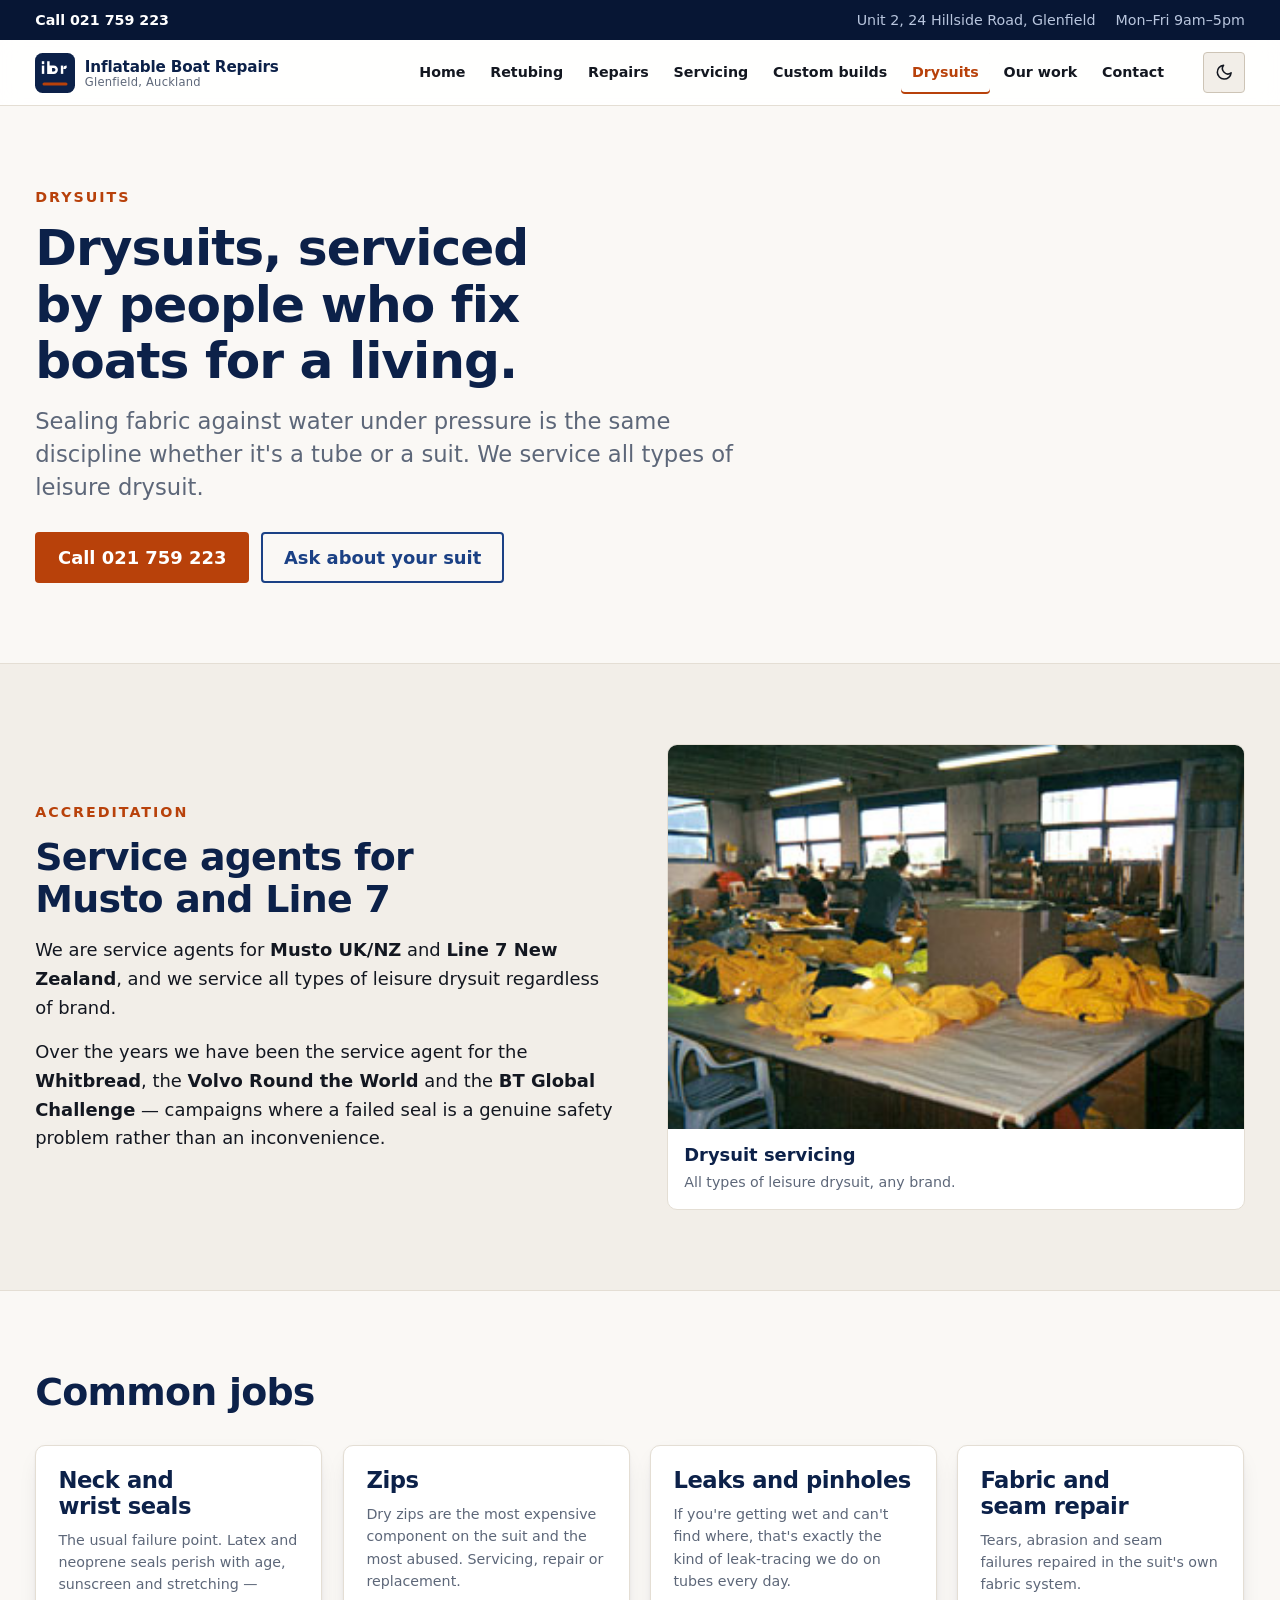
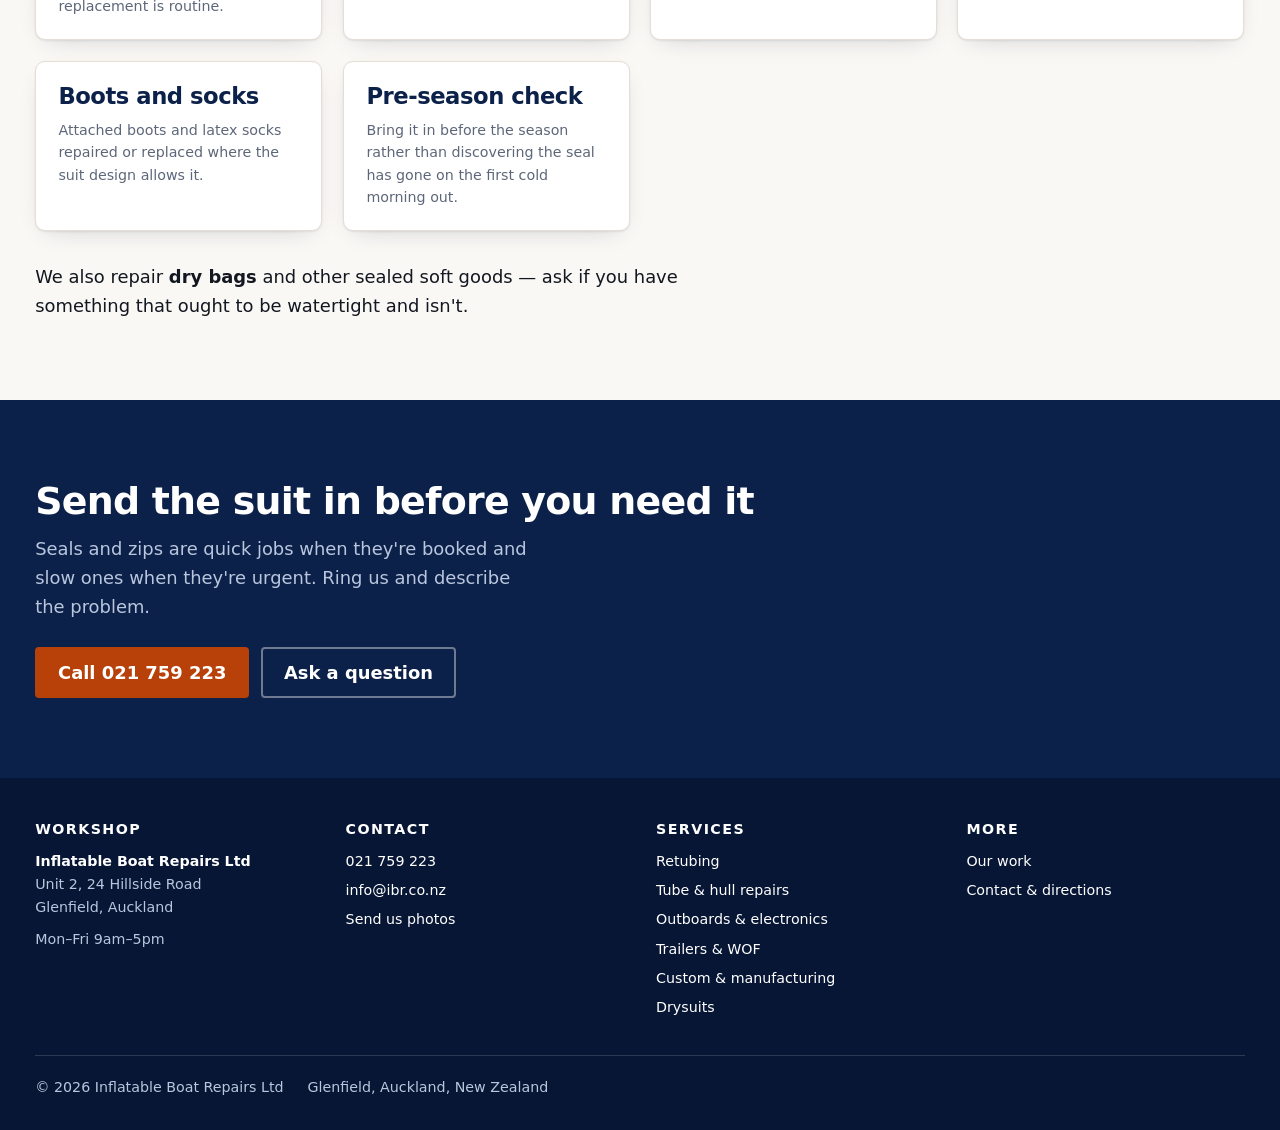
<file: site/drysuits.html>
<!doctype html>
<html lang="en-NZ">
<head>
<meta charset="utf-8">
<meta name="viewport" content="width=device-width, initial-scale=1">
<!-- Applies a saved theme choice before first paint, so the page never
     flashes the wrong one. Without JS the CSS falls back to the OS setting. -->
<script>try{var t=localStorage.getItem("ibr-theme");if(t)document.documentElement.dataset.theme=t}catch(e){}</script>
<!-- PRE-LAUNCH: remove this line before go-live. See GO-LIVE.md. -->
<meta name="robots" content="noindex, nofollow">
<title>Drysuit servicing and repair — Musto and Line 7 service agent | Auckland</title>
<meta name="description" content="Leisure and offshore drysuits serviced and repaired in Auckland. Service agents for Musto UK/NZ and Line 7 New Zealand, with a history servicing Whitbread, Volvo Ocean Race and BT Global Challenge campaigns.">
<link rel="icon" href="assets/img/brand/favicon.svg" type="image/svg+xml">
<link rel="stylesheet" href="assets/css/site.css">
<meta property="og:type" content="website">
<meta property="og:title" content="Drysuit servicing and repair">
<meta property="og:description" content="Service agents for Musto UK/NZ and Line 7. Seals, zips, leaks and pressure testing.">
<script type="module" src="assets/js/site.js"></script>
</head>
<body>

<a class="skip" href="#main">Skip to content</a>

<div class="callbar">
  <div class="shell callbar__inner">
    <a href="tel:+6421759223">Call 021 759 223</a>
    <span class="callbar__meta">
      <span>Unit 2, 24 Hillside Road, Glenfield</span>
      <span>Mon&ndash;Fri 9am&ndash;5pm</span>
    </span>
  </div>
</div>

<header class="site-header">
  <div class="shell site-header__inner">
    <a class="logo" href="index.html" aria-label="Inflatable Boat Repairs — home">
      <svg class="logo__mark" viewBox="0 0 64 64" aria-hidden="true">
        <rect class="logo__field" width="64" height="64" rx="12"/>
        <g class="logo__letters" transform="translate(7 10) scale(0.39)">
          <path d="M10 8h10v12H10z"/>
          <path d="M10 26h10v34H10z"/>
          <path fill-rule="evenodd" d="M32 8h10v52H32zM42 26h17a17 17 0 0 1 0 34H42zm10 10v14h7a7 7 0 0 0 0-14z"/>
          <path d="M88 26h10v34H88z"/>
          <path d="M98 40a14 14 0 0 1 14-14v10a4 4 0 0 0-4 4z"/>
        </g>
        <rect class="logo__bar" x="12" y="47" width="40" height="5" rx="2.5"/>
      </svg>
      <span class="logo__text">
        <span class="logo__name">Inflatable Boat Repairs</span>
        <span class="logo__tag">Glenfield, Auckland</span>
      </span>
    </a>


    <nav class="nav" id="primary-nav" aria-label="Primary">
      <ul>
        <li><a href="index.html">Home</a></li>
        <li><a href="retubing.html">Retubing</a></li>
        <li><a href="repairs.html">Repairs</a></li>
        <li><a href="servicing.html">Servicing</a></li>
        <li><a href="custom.html">Custom builds</a></li>
        <li><a href="drysuits.html" aria-current="page">Drysuits</a></li>
        <li><a href="work.html">Our work</a></li>
        <li><a href="contact.html">Contact</a></li>
      </ul>
    </nav>

    <div class="site-header__tools">
      <button class="theme-toggle" type="button" hidden>
        <svg class="icon-moon" viewBox="0 0 24 24" fill="none" stroke="currentColor" stroke-width="2" stroke-linecap="round" stroke-linejoin="round" aria-hidden="true"><path d="M21 12.8A9 9 0 1 1 11.2 3a7 7 0 0 0 9.8 9.8z"/></svg>
        <svg class="icon-sun" viewBox="0 0 24 24" fill="none" stroke="currentColor" stroke-width="2" stroke-linecap="round" stroke-linejoin="round" aria-hidden="true"><circle cx="12" cy="12" r="4.2"/><path d="M12 2v2.5M12 19.5V22M2 12h2.5M19.5 12H22M4.9 4.9l1.8 1.8M17.3 17.3l1.8 1.8M19.1 4.9l-1.8 1.8M6.7 17.3l-1.8 1.8"/></svg>
      </button>
      <button class="nav-toggle" type="button" aria-expanded="false" aria-controls="primary-nav" aria-label="Menu" hidden>
        <svg viewBox="0 0 24 24" fill="none" stroke="currentColor" stroke-width="2.5" stroke-linecap="round" aria-hidden="true"><path d="M4 7h16M4 12h16M4 17h16"/></svg>
        <span class="nav-toggle__label">Menu</span>
      </button>
    </div>
  </div>
</header>

<main id="main">
  <section class="section">
    <div class="shell">
      <p class="eyebrow">Drysuits</p>
      <h1 class="h-page w-22">Drysuits, serviced by people who fix boats for a living.</h1>
      <p class="lede mt-sm">
        Sealing fabric against water under pressure is the same discipline whether
        it's a tube or a suit. We service all types of leisure drysuit.
      </p>
      <div class="btn-row mt-lg">
        <a class="btn btn--primary" href="tel:+6421759223">Call 021 759 223</a>
        <a class="btn btn--ghost" href="contact.html#enquiry">Ask about your suit</a>
      </div>
    </div>
  </section>

  <section class="section section--sunken">
    <div class="shell">
      <div class="split">
        <div>
          <p class="eyebrow">Accreditation</p>
          <h2 class="h-section">Service agents for Musto and Line 7</h2>
          <div class="prose mt-sm">
            <p>
              We are service agents for <strong>Musto UK/NZ</strong> and
              <strong>Line 7 New Zealand</strong>, and we service all types of leisure
              drysuit regardless of brand.
            </p>
            <p>
              Over the years we have been the service agent for the
              <strong>Whitbread</strong>, the <strong>Volvo Round the World</strong>
              and the <strong>BT Global Challenge</strong> &mdash; campaigns where a
              failed seal is a genuine safety problem rather than an inconvenience.
            </p>
          </div>
        </div>
        <figure class="shot">
          <img src="assets/img/archive/drysuit-service.jpg" width="300" height="202" alt="Drysuit servicing work in the IBR workshop." loading="lazy" decoding="async">
          <figcaption><b>Drysuit servicing</b><span>All types of leisure drysuit, any brand.</span></figcaption>
        </figure>
      </div>
    </div>
  </section>

  <section class="section">
    <div class="shell">
      <h2 class="h-section">Common jobs</h2>
      <div class="grid mt-xl">
        <article class="card">
          <h3>Neck and wrist seals</h3>
          <p>The usual failure point. Latex and neoprene seals perish with age, sunscreen and stretching &mdash; replacement is routine.</p>
        </article>
        <article class="card">
          <h3>Zips</h3>
          <p>Dry zips are the most expensive component on the suit and the most abused. Servicing, repair or replacement.</p>
        </article>
        <article class="card">
          <h3>Leaks and pinholes</h3>
          <p>If you're getting wet and can't find where, that's exactly the kind of leak-tracing we do on tubes every day.</p>
        </article>
        <article class="card">
          <h3>Fabric and seam repair</h3>
          <p>Tears, abrasion and seam failures repaired in the suit's own fabric system.</p>
        </article>
        <article class="card">
          <h3>Boots and socks</h3>
          <p>Attached boots and latex socks repaired or replaced where the suit design allows it.</p>
        </article>
        <article class="card">
          <h3>Pre-season check</h3>
          <p>Bring it in before the season rather than discovering the seal has gone on the first cold morning out.</p>
        </article>
      </div>
      <p class="prose mt-xl">
        We also repair <strong>dry bags</strong> and other sealed soft goods &mdash;
        ask if you have something that ought to be watertight and isn't.
      </p>
    </div>
  </section>

  <section class="cta section">
    <div class="shell">
      <h2>Send the suit in before you need it</h2>
      <p>
        Seals and zips are quick jobs when they're booked and slow ones when they're
        urgent. Ring us and describe the problem.
      </p>
      <div class="btn-row">
        <a class="btn btn--primary" href="tel:+6421759223">Call 021 759 223</a>
        <a class="btn btn--on-dark" href="contact.html#enquiry">Ask a question</a>
      </div>
    </div>
  </section>
</main>

<footer class="site-footer">
  <div class="shell">
    <div class="site-footer__grid">
      <div>
        <h2>Workshop</h2>
        <p class="footer-name">Inflatable Boat Repairs Ltd</p>
        <p>Unit 2, 24 Hillside Road<br>Glenfield, Auckland</p>
        <p class="mt-2xs">Mon&ndash;Fri 9am&ndash;5pm</p>
      </div>
      <div>
        <h2>Contact</h2>
        <ul>
          <li><a class="tel" href="tel:+6421759223">021 759 223</a></li>
          <li><a href="mailto:info@ibr.co.nz">info@ibr.co.nz</a></li>
          <li><a href="contact.html#enquiry">Send us photos</a></li>
        </ul>
      </div>
      <div>
        <h2>Services</h2>
        <ul>
          <li><a href="retubing.html">Retubing</a></li>
          <li><a href="repairs.html">Tube &amp; hull repairs</a></li>
          <li><a href="servicing.html">Outboards &amp; electronics</a></li>
          <li><a href="servicing.html#trailers">Trailers &amp; WOF</a></li>
          <li><a href="custom.html">Custom &amp; manufacturing</a></li>
          <li><a href="drysuits.html">Drysuits</a></li>
        </ul>
      </div>
      <div>
        <h2>More</h2>
        <ul>
          <li><a href="work.html">Our work</a></li>
          <li><a href="contact.html">Contact &amp; directions</a></li>
        </ul>
      </div>
    </div>
    <div class="site-footer__base">
      <span>&copy; 2026 Inflatable Boat Repairs Ltd</span>
      <span>Glenfield, Auckland, New Zealand</span>
    </div>
  </div>
</footer>

</body>
</html>
</file>
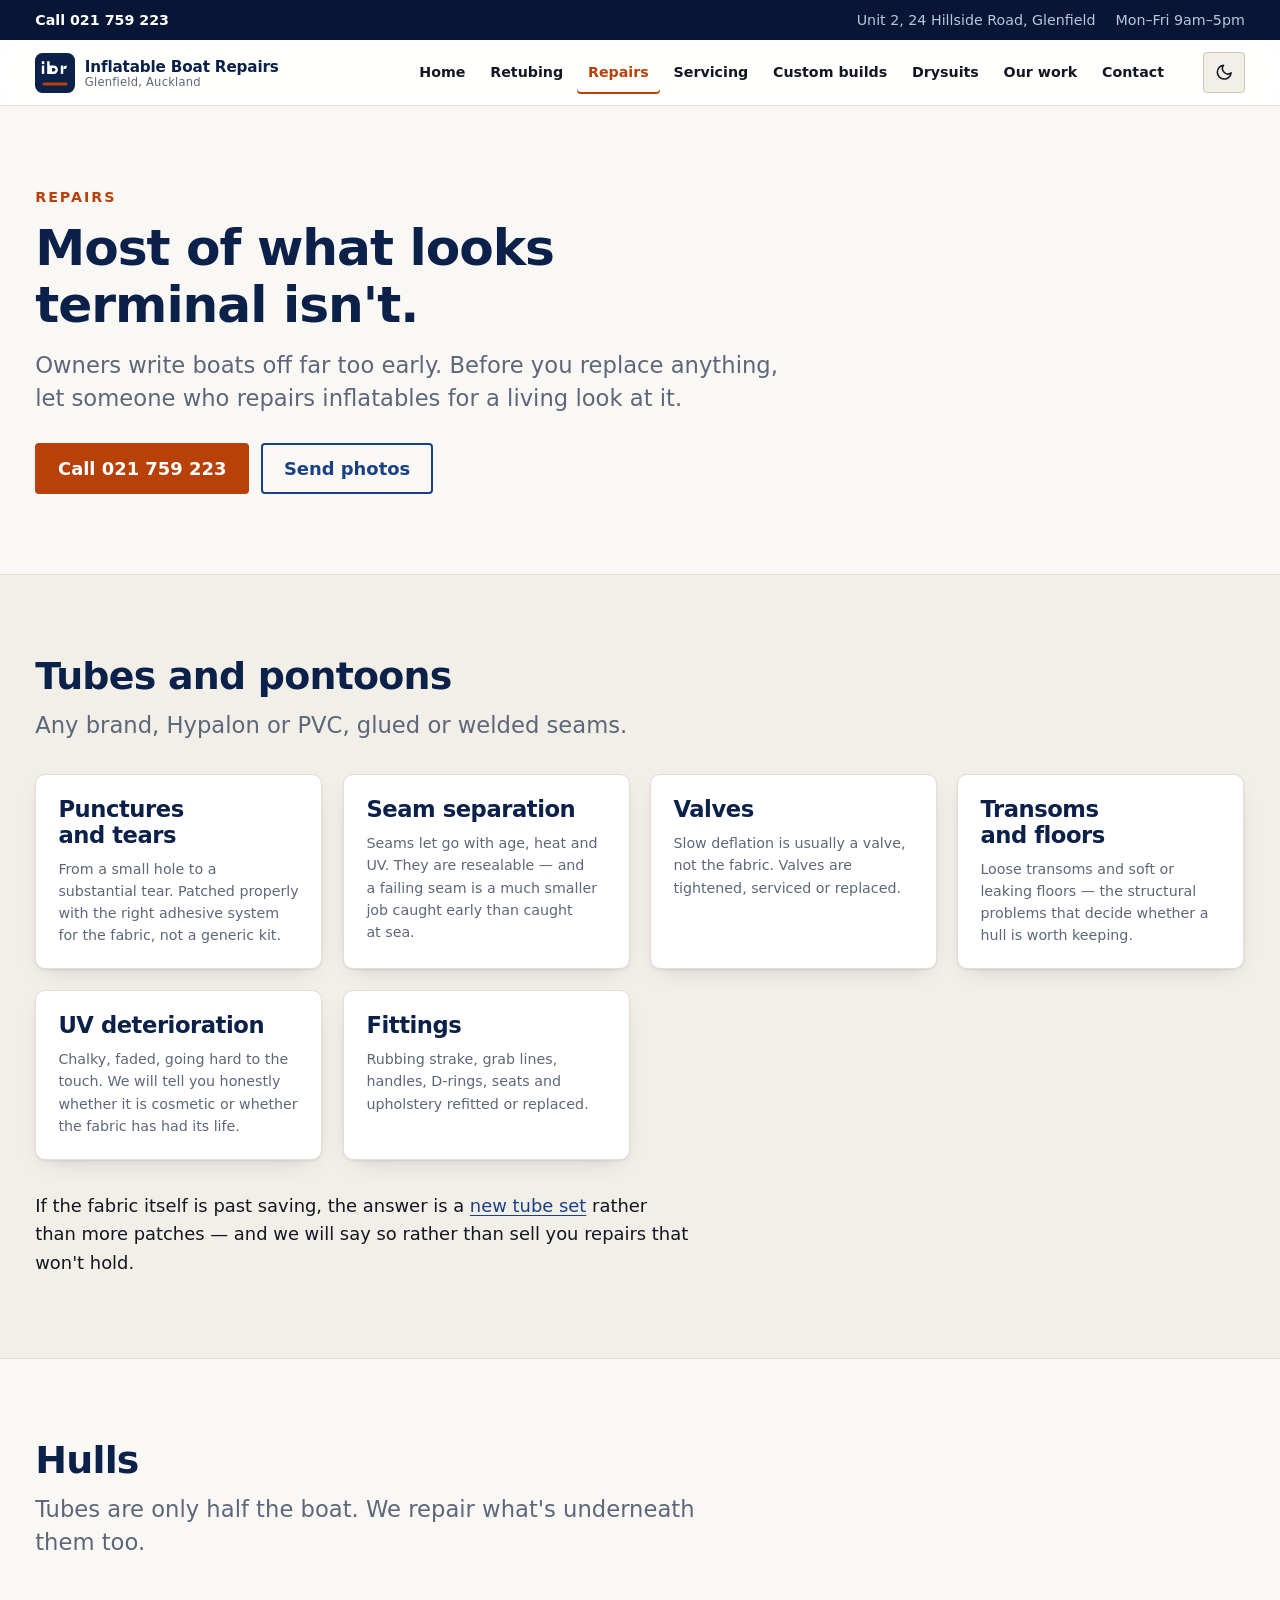
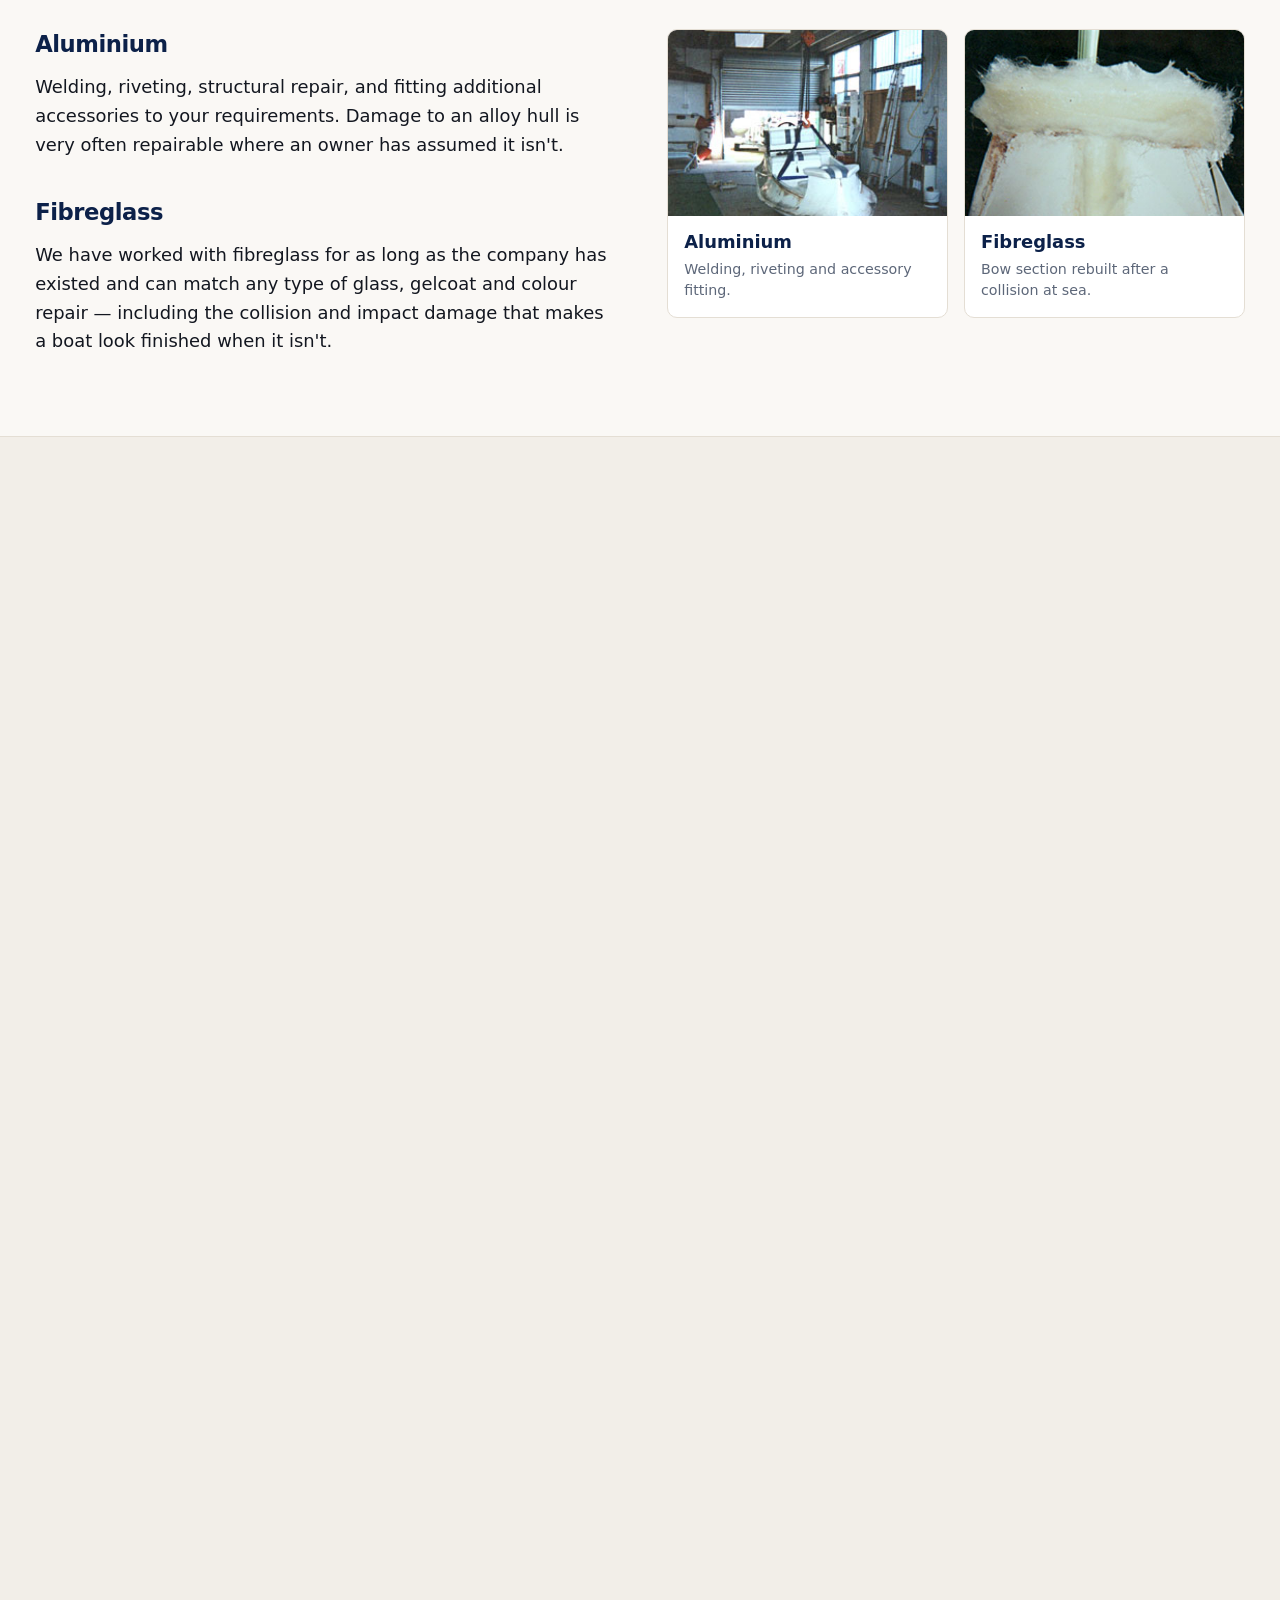
<file: site/repairs.html>
<!doctype html>
<html lang="en-NZ">
<head>
<meta charset="utf-8">
<meta name="viewport" content="width=device-width, initial-scale=1">
<!-- Applies a saved theme choice before first paint, so the page never
     flashes the wrong one. Without JS the CSS falls back to the OS setting. -->
<script>try{var t=localStorage.getItem("ibr-theme");if(t)document.documentElement.dataset.theme=t}catch(e){}</script>
<!-- PRE-LAUNCH: remove this line before go-live. See GO-LIVE.md. -->
<meta name="robots" content="noindex, nofollow">
<title>Tube, seam and hull repairs — aluminium and fibreglass | Inflatable Boat Repairs Auckland</title>
<meta name="description" content="Punctures, seam splits, leaking valves, loose transoms and soft floors, plus aluminium welding and fibreglass and gelcoat repair. Any brand, Hypalon or PVC, Glenfield Auckland.">
<link rel="icon" href="assets/img/brand/favicon.svg" type="image/svg+xml">
<link rel="stylesheet" href="assets/css/site.css">
<meta property="og:type" content="website">
<meta property="og:title" content="Tube, seam and hull repairs">
<meta property="og:description" content="Punctures, seams, valves, transoms, floors, aluminium welding and fibreglass. Any brand, Hypalon or PVC.">
<script type="module" src="assets/js/site.js"></script>
</head>
<body>

<a class="skip" href="#main">Skip to content</a>

<div class="callbar">
  <div class="shell callbar__inner">
    <a href="tel:+6421759223">Call 021 759 223</a>
    <span class="callbar__meta">
      <span>Unit 2, 24 Hillside Road, Glenfield</span>
      <span>Mon&ndash;Fri 9am&ndash;5pm</span>
    </span>
  </div>
</div>

<header class="site-header">
  <div class="shell site-header__inner">
    <a class="logo" href="index.html" aria-label="Inflatable Boat Repairs — home">
      <svg class="logo__mark" viewBox="0 0 64 64" aria-hidden="true">
        <rect class="logo__field" width="64" height="64" rx="12"/>
        <g class="logo__letters" transform="translate(7 10) scale(0.39)">
          <path d="M10 8h10v12H10z"/>
          <path d="M10 26h10v34H10z"/>
          <path fill-rule="evenodd" d="M32 8h10v52H32zM42 26h17a17 17 0 0 1 0 34H42zm10 10v14h7a7 7 0 0 0 0-14z"/>
          <path d="M88 26h10v34H88z"/>
          <path d="M98 40a14 14 0 0 1 14-14v10a4 4 0 0 0-4 4z"/>
        </g>
        <rect class="logo__bar" x="12" y="47" width="40" height="5" rx="2.5"/>
      </svg>
      <span class="logo__text">
        <span class="logo__name">Inflatable Boat Repairs</span>
        <span class="logo__tag">Glenfield, Auckland</span>
      </span>
    </a>


    <nav class="nav" id="primary-nav" aria-label="Primary">
      <ul>
        <li><a href="index.html">Home</a></li>
        <li><a href="retubing.html">Retubing</a></li>
        <li><a href="repairs.html" aria-current="page">Repairs</a></li>
        <li><a href="servicing.html">Servicing</a></li>
        <li><a href="custom.html">Custom builds</a></li>
        <li><a href="drysuits.html">Drysuits</a></li>
        <li><a href="work.html">Our work</a></li>
        <li><a href="contact.html">Contact</a></li>
      </ul>
    </nav>

    <div class="site-header__tools">
      <button class="theme-toggle" type="button" hidden>
        <svg class="icon-moon" viewBox="0 0 24 24" fill="none" stroke="currentColor" stroke-width="2" stroke-linecap="round" stroke-linejoin="round" aria-hidden="true"><path d="M21 12.8A9 9 0 1 1 11.2 3a7 7 0 0 0 9.8 9.8z"/></svg>
        <svg class="icon-sun" viewBox="0 0 24 24" fill="none" stroke="currentColor" stroke-width="2" stroke-linecap="round" stroke-linejoin="round" aria-hidden="true"><circle cx="12" cy="12" r="4.2"/><path d="M12 2v2.5M12 19.5V22M2 12h2.5M19.5 12H22M4.9 4.9l1.8 1.8M17.3 17.3l1.8 1.8M19.1 4.9l-1.8 1.8M6.7 17.3l-1.8 1.8"/></svg>
      </button>
      <button class="nav-toggle" type="button" aria-expanded="false" aria-controls="primary-nav" aria-label="Menu" hidden>
        <svg viewBox="0 0 24 24" fill="none" stroke="currentColor" stroke-width="2.5" stroke-linecap="round" aria-hidden="true"><path d="M4 7h16M4 12h16M4 17h16"/></svg>
        <span class="nav-toggle__label">Menu</span>
      </button>
    </div>
  </div>
</header>

<main id="main">
  <section class="section">
    <div class="shell">
      <p class="eyebrow">Repairs</p>
      <h1 class="h-page w-22">Most of what looks terminal isn't.</h1>
      <p class="lede mt-sm">
        Owners write boats off far too early. Before you replace anything, let
        someone who repairs inflatables for a living look at it.
      </p>
      <div class="btn-row mt-lg">
        <a class="btn btn--primary" href="tel:+6421759223">Call 021 759 223</a>
        <a class="btn btn--ghost" href="contact.html#enquiry">Send photos</a>
      </div>
    </div>
  </section>

  <section class="section section--sunken">
    <div class="shell">
      <h2 class="h-section">Tubes and pontoons</h2>
      <p class="lede mt-xs">Any brand, Hypalon or PVC, glued or welded seams.</p>
      <div class="grid mt-xl">
        <article class="card">
          <h3>Punctures and tears</h3>
          <p>From a small hole to a substantial tear. Patched properly with the right adhesive system for the fabric, not a generic kit.</p>
        </article>
        <article class="card">
          <h3>Seam separation</h3>
          <p>Seams let go with age, heat and UV. They are resealable &mdash; and a failing seam is a much smaller job caught early than caught at sea.</p>
        </article>
        <article class="card">
          <h3>Valves</h3>
          <p>Slow deflation is usually a valve, not the fabric. Valves are tightened, serviced or replaced.</p>
        </article>
        <article class="card">
          <h3>Transoms and floors</h3>
          <p>Loose transoms and soft or leaking floors &mdash; the structural problems that decide whether a hull is worth keeping.</p>
        </article>
        <article class="card">
          <h3>UV deterioration</h3>
          <p>Chalky, faded, going hard to the touch. We will tell you honestly whether it is cosmetic or whether the fabric has had its life.</p>
        </article>
        <article class="card">
          <h3>Fittings</h3>
          <p>Rubbing strake, grab lines, handles, D-rings, seats and upholstery refitted or replaced.</p>
        </article>
      </div>
      <p class="prose mt-xl">
        If the fabric itself is past saving, the answer is a
        <a href="retubing.html">new tube set</a> rather than more patches &mdash; and
        we will say so rather than sell you repairs that won't hold.
      </p>
    </div>
  </section>

  <section class="section" id="hulls">
    <div class="shell">
      <h2 class="h-section">Hulls</h2>
      <p class="lede mt-xs mb-lg">
        Tubes are only half the boat. We repair what's underneath them too.
      </p>

      <div class="split">
        <div class="prose">
          <h3 id="aluminium" class="mt-0">Aluminium</h3>
          <p>
            Welding, riveting, structural repair, and fitting additional accessories
            to your requirements. Damage to an alloy hull is very often repairable
            where an owner has assumed it isn't.
          </p>
          <h3 id="fibreglass">Fibreglass</h3>
          <p>
            We have worked with fibreglass for as long as the company has existed and
            can match any type of glass, gelcoat and colour repair &mdash; including
            the collision and impact damage that makes a boat look finished when it
            isn't.
          </p>
        </div>
        <div class="grid gap-sm">
          <figure class="shot">
            <img src="assets/img/archive/aluminium-hull.jpg" width="269" height="263" alt="Aluminium hull work in progress." loading="lazy" decoding="async">
            <figcaption><b>Aluminium</b><span>Welding, riveting and accessory fitting.</span></figcaption>
          </figure>
          <figure class="shot">
            <img src="assets/img/archive/fibreglass-bow-repair.jpg" width="400" height="267" alt="Repairs to the bow section of a fibreglass RIB after a collision at sea." loading="lazy" decoding="async">
            <figcaption><b>Fibreglass</b><span>Bow section rebuilt after a collision at sea.</span></figcaption>
          </figure>
        </div>
      </div>
    </div>
  </section>

  <section class="section section--sunken deferred" id="insurance">
    <div class="shell">
      <div class="shell--narrow panel">
        <p class="eyebrow">Damage claims</p>
        <h2 class="h-section">Insurance and assessment work</h2>
        <div class="prose mt-sm">
          <p>
            Collision, storm and trailering damage is routine work here. If you are
            making a claim, we can assess the boat and put the damage and the
            proposed repair in writing for your insurer or assessor.
          </p>
          <p>
            <strong>Assessors and brokers:</strong> we are happy to take instructions
            directly and report back to you. Get in touch and we will tell you what we
            need to see.
          </p>
        </div>
        <div class="btn-row mt-md">
          <a class="btn btn--ghost" href="contact.html#enquiry">Start an assessment</a>
        </div>
      </div>
    </div>
  </section>

  <section class="cta section">
    <div class="shell">
      <h2>Not sure what you're looking at?</h2>
      <p>
        Photograph it in daylight, get the whole boat in one shot and the damage in
        another, and send them over. It is usually enough for us to tell you whether
        it's a repair, a retube, or a phone call you're glad you made.
      </p>
      <div class="btn-row">
        <a class="btn btn--primary" href="tel:+6421759223">Call 021 759 223</a>
        <a class="btn btn--on-dark" href="contact.html#enquiry">Send photos</a>
      </div>
    </div>
  </section>
</main>

<footer class="site-footer">
  <div class="shell">
    <div class="site-footer__grid">
      <div>
        <h2>Workshop</h2>
        <p class="footer-name">Inflatable Boat Repairs Ltd</p>
        <p>Unit 2, 24 Hillside Road<br>Glenfield, Auckland</p>
        <p class="mt-2xs">Mon&ndash;Fri 9am&ndash;5pm</p>
      </div>
      <div>
        <h2>Contact</h2>
        <ul>
          <li><a class="tel" href="tel:+6421759223">021 759 223</a></li>
          <li><a href="mailto:info@ibr.co.nz">info@ibr.co.nz</a></li>
          <li><a href="contact.html#enquiry">Send us photos</a></li>
        </ul>
      </div>
      <div>
        <h2>Services</h2>
        <ul>
          <li><a href="retubing.html">Retubing</a></li>
          <li><a href="repairs.html">Tube &amp; hull repairs</a></li>
          <li><a href="servicing.html">Outboards &amp; electronics</a></li>
          <li><a href="servicing.html#trailers">Trailers &amp; WOF</a></li>
          <li><a href="custom.html">Custom &amp; manufacturing</a></li>
          <li><a href="drysuits.html">Drysuits</a></li>
        </ul>
      </div>
      <div>
        <h2>More</h2>
        <ul>
          <li><a href="work.html">Our work</a></li>
          <li><a href="contact.html">Contact &amp; directions</a></li>
        </ul>
      </div>
    </div>
    <div class="site-footer__base">
      <span>&copy; 2026 Inflatable Boat Repairs Ltd</span>
      <span>Glenfield, Auckland, New Zealand</span>
    </div>
  </div>
</footer>

</body>
</html>
</file>
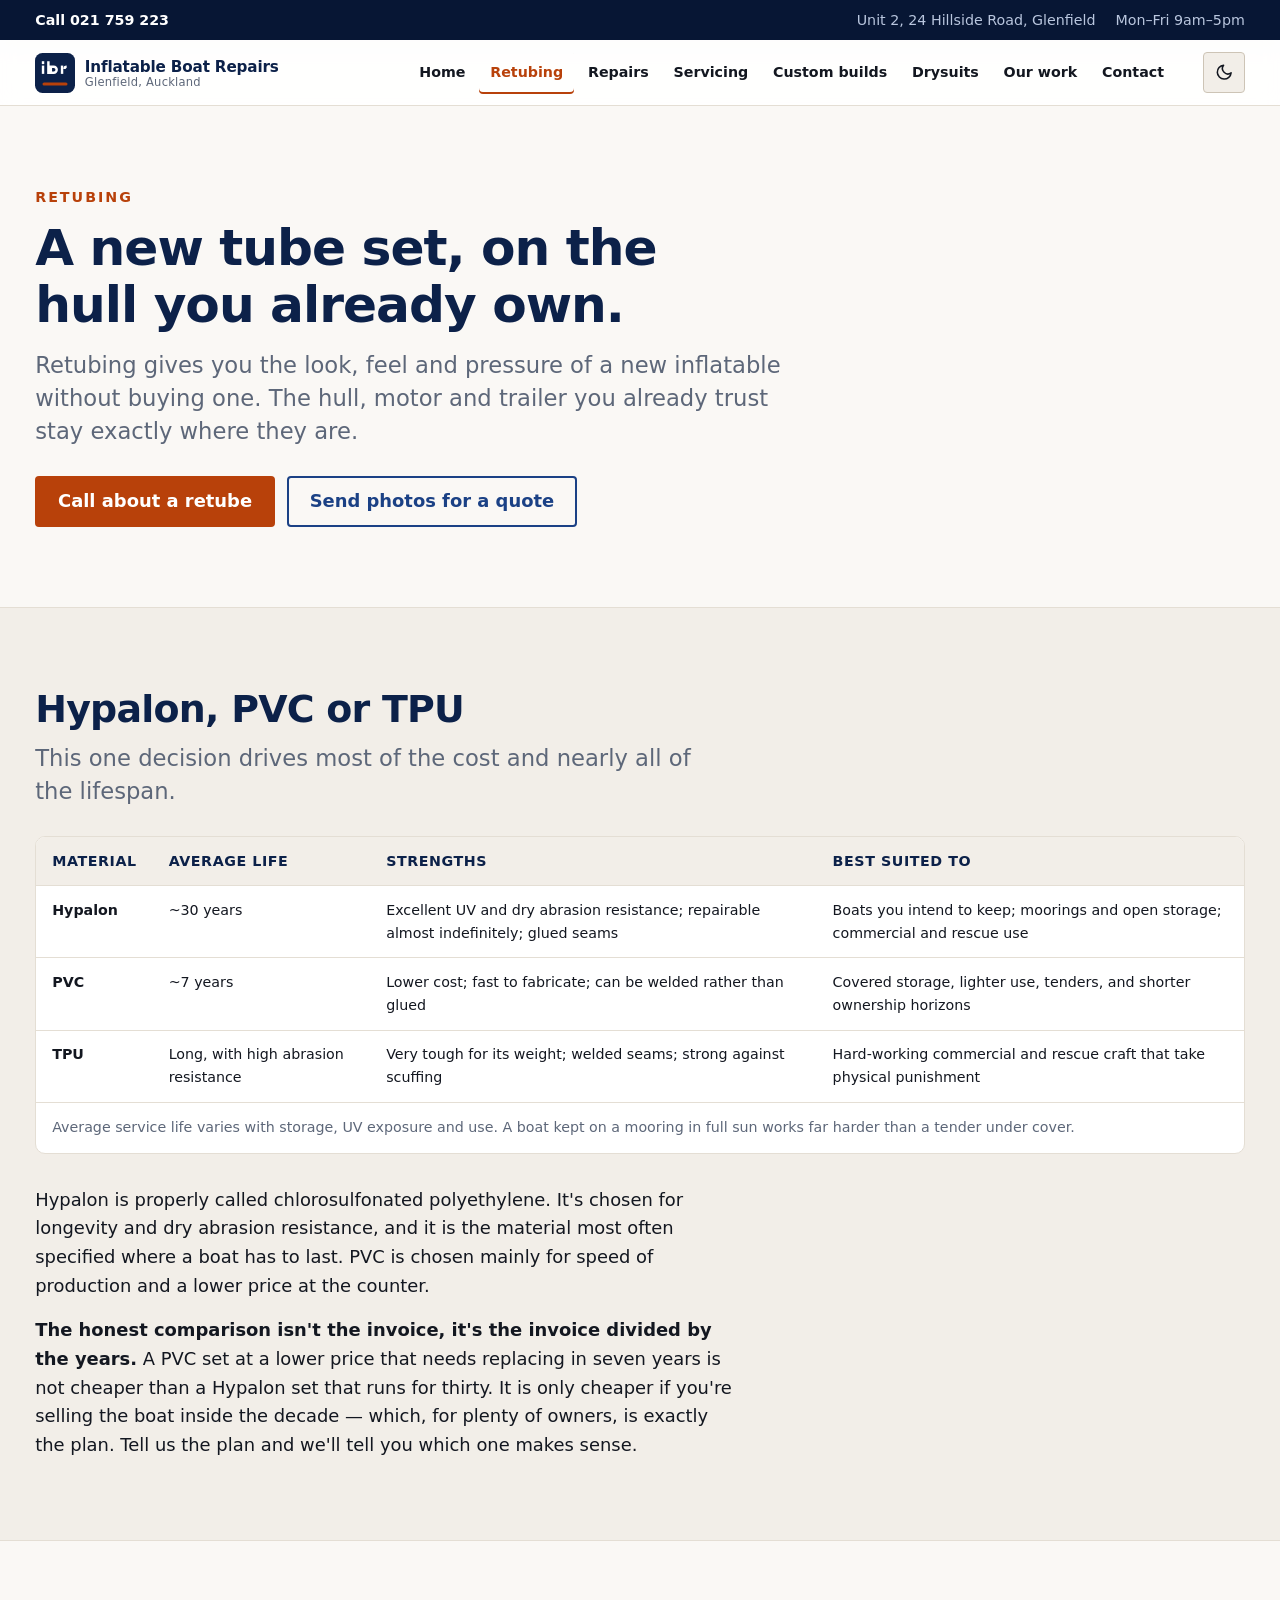
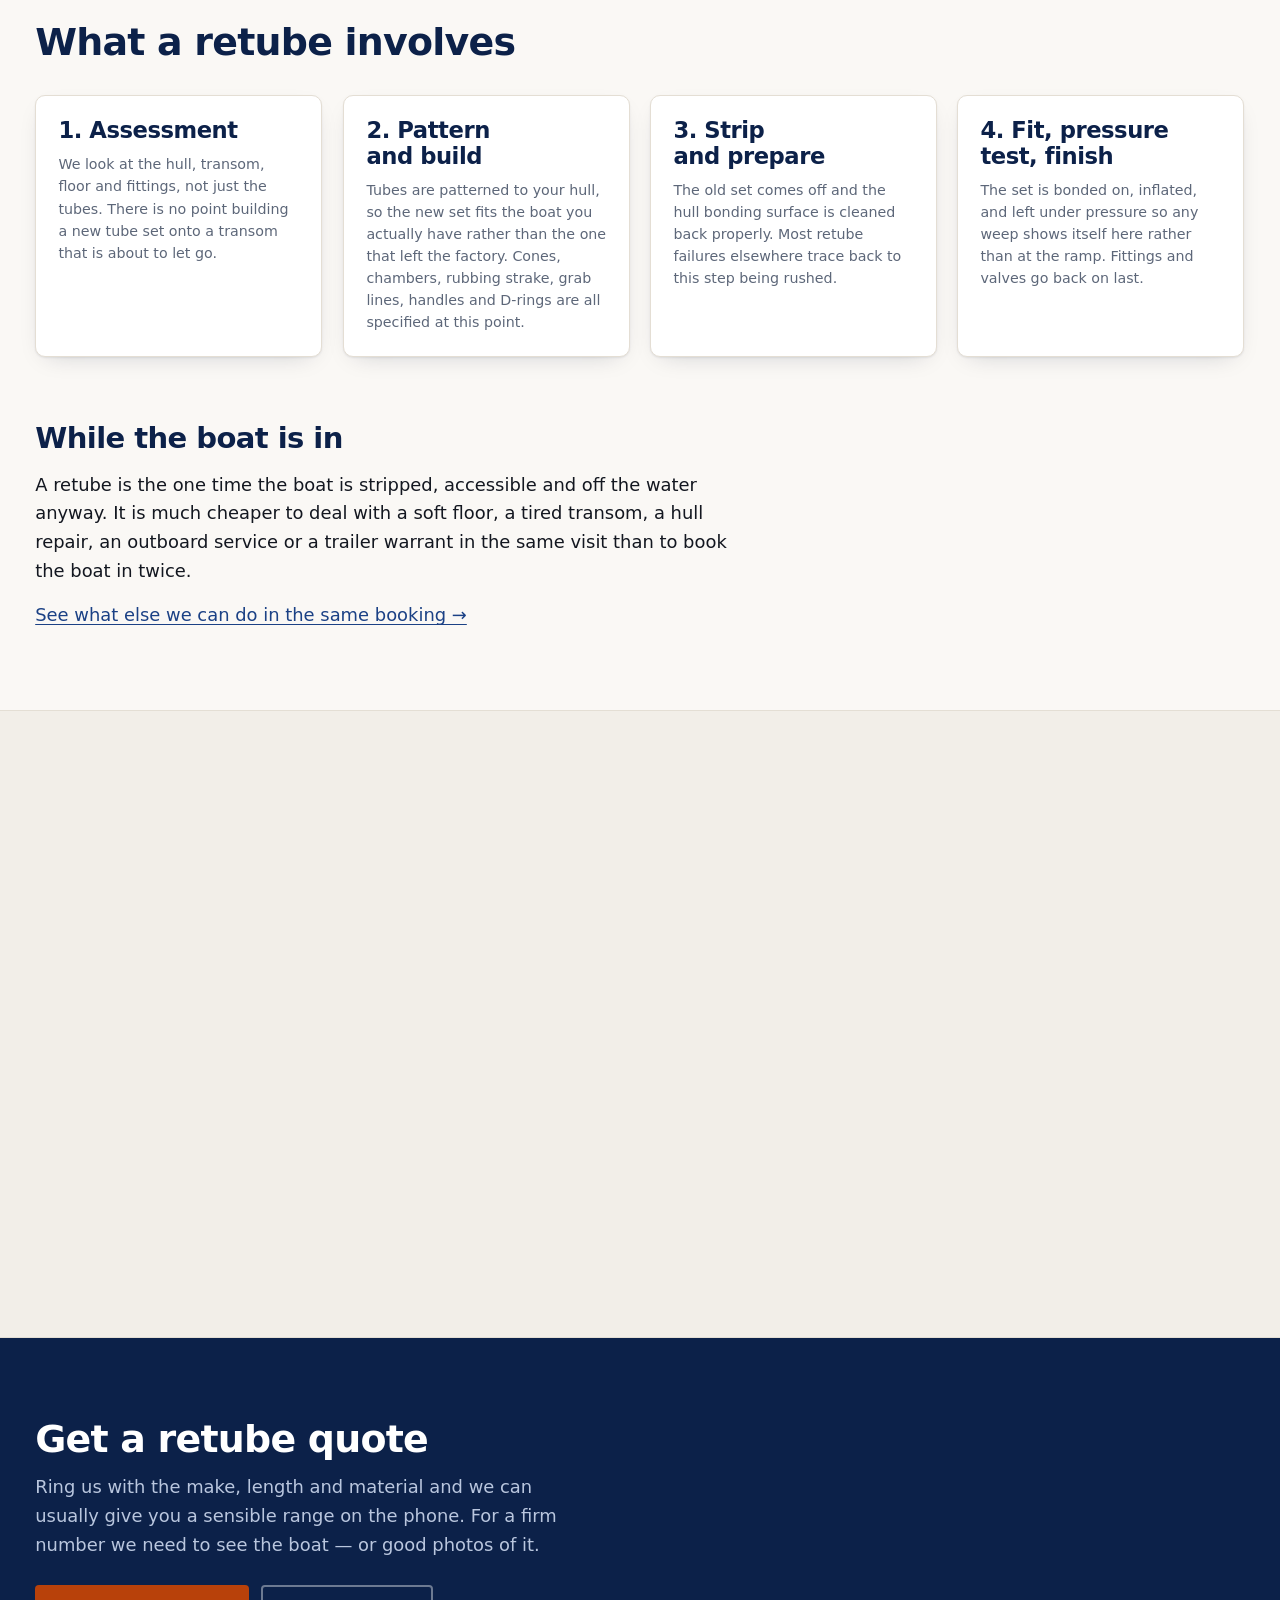
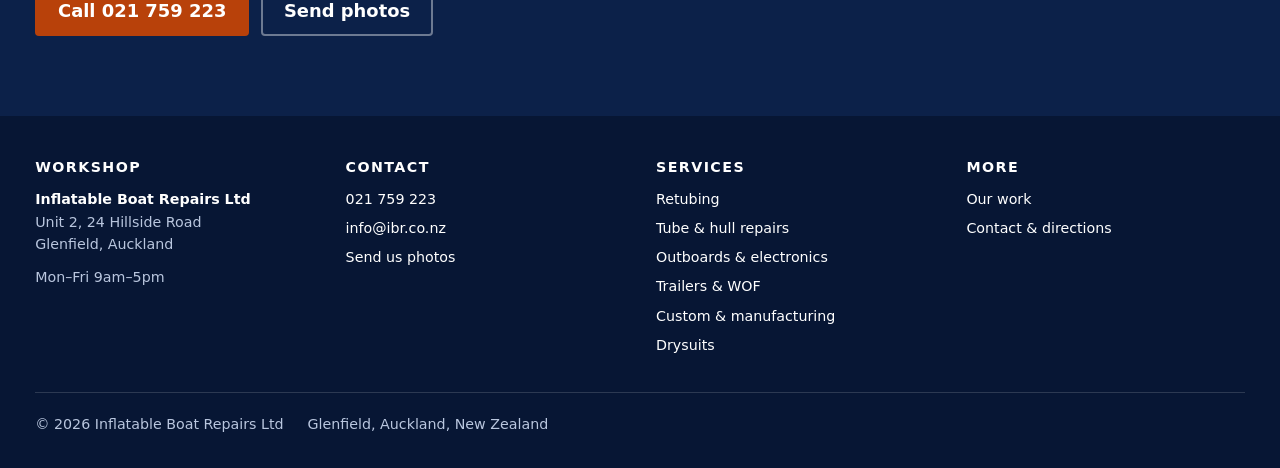
<file: site/retubing.html>
<!doctype html>
<html lang="en-NZ">
<head>
<meta charset="utf-8">
<meta name="viewport" content="width=device-width, initial-scale=1">
<!-- Applies a saved theme choice before first paint, so the page never
     flashes the wrong one. Without JS the CSS falls back to the OS setting. -->
<script>try{var t=localStorage.getItem("ibr-theme");if(t)document.documentElement.dataset.theme=t}catch(e){}</script>
<!-- PRE-LAUNCH: remove this line before go-live. See GO-LIVE.md. -->
<meta name="robots" content="noindex, nofollow">
<title>Retubing — Hypalon, PVC and TPU tube sets | Inflatable Boat Repairs Auckland</title>
<meta name="description" content="Replacement tube sets for any RIB or inflatable, in Hypalon, PVC or TPU. What each material costs you in lifespan, what the process involves, and how to decide.">
<link rel="icon" href="assets/img/brand/favicon.svg" type="image/svg+xml">
<link rel="stylesheet" href="assets/css/site.css">
<meta property="og:type" content="website">
<meta property="og:title" content="Retubing — Hypalon, PVC or TPU">
<meta property="og:description" content="A new tube set is the cheapest way to get a boat that looks and feels new. Here is how to choose the material.">
<script type="module" src="assets/js/site.js"></script>
</head>
<body>

<a class="skip" href="#main">Skip to content</a>

<div class="callbar">
  <div class="shell callbar__inner">
    <a href="tel:+6421759223">Call 021 759 223</a>
    <span class="callbar__meta">
      <span>Unit 2, 24 Hillside Road, Glenfield</span>
      <span>Mon&ndash;Fri 9am&ndash;5pm</span>
    </span>
  </div>
</div>

<header class="site-header">
  <div class="shell site-header__inner">
    <a class="logo" href="index.html" aria-label="Inflatable Boat Repairs — home">
      <svg class="logo__mark" viewBox="0 0 64 64" aria-hidden="true">
        <rect class="logo__field" width="64" height="64" rx="12"/>
        <g class="logo__letters" transform="translate(7 10) scale(0.39)">
          <path d="M10 8h10v12H10z"/>
          <path d="M10 26h10v34H10z"/>
          <path fill-rule="evenodd" d="M32 8h10v52H32zM42 26h17a17 17 0 0 1 0 34H42zm10 10v14h7a7 7 0 0 0 0-14z"/>
          <path d="M88 26h10v34H88z"/>
          <path d="M98 40a14 14 0 0 1 14-14v10a4 4 0 0 0-4 4z"/>
        </g>
        <rect class="logo__bar" x="12" y="47" width="40" height="5" rx="2.5"/>
      </svg>
      <span class="logo__text">
        <span class="logo__name">Inflatable Boat Repairs</span>
        <span class="logo__tag">Glenfield, Auckland</span>
      </span>
    </a>


    <nav class="nav" id="primary-nav" aria-label="Primary">
      <ul>
        <li><a href="index.html">Home</a></li>
        <li><a href="retubing.html" aria-current="page">Retubing</a></li>
        <li><a href="repairs.html">Repairs</a></li>
        <li><a href="servicing.html">Servicing</a></li>
        <li><a href="custom.html">Custom builds</a></li>
        <li><a href="drysuits.html">Drysuits</a></li>
        <li><a href="work.html">Our work</a></li>
        <li><a href="contact.html">Contact</a></li>
      </ul>
    </nav>

    <div class="site-header__tools">
      <button class="theme-toggle" type="button" hidden>
        <svg class="icon-moon" viewBox="0 0 24 24" fill="none" stroke="currentColor" stroke-width="2" stroke-linecap="round" stroke-linejoin="round" aria-hidden="true"><path d="M21 12.8A9 9 0 1 1 11.2 3a7 7 0 0 0 9.8 9.8z"/></svg>
        <svg class="icon-sun" viewBox="0 0 24 24" fill="none" stroke="currentColor" stroke-width="2" stroke-linecap="round" stroke-linejoin="round" aria-hidden="true"><circle cx="12" cy="12" r="4.2"/><path d="M12 2v2.5M12 19.5V22M2 12h2.5M19.5 12H22M4.9 4.9l1.8 1.8M17.3 17.3l1.8 1.8M19.1 4.9l-1.8 1.8M6.7 17.3l-1.8 1.8"/></svg>
      </button>
      <button class="nav-toggle" type="button" aria-expanded="false" aria-controls="primary-nav" aria-label="Menu" hidden>
        <svg viewBox="0 0 24 24" fill="none" stroke="currentColor" stroke-width="2.5" stroke-linecap="round" aria-hidden="true"><path d="M4 7h16M4 12h16M4 17h16"/></svg>
        <span class="nav-toggle__label">Menu</span>
      </button>
    </div>
  </div>
</header>

<main id="main">
  <section class="section">
    <div class="shell">
      <p class="eyebrow">Retubing</p>
      <h1 class="h-page w-20">A new tube set, on the hull you already own.</h1>
      <p class="lede mt-sm">
        Retubing gives you the look, feel and pressure of a new inflatable without
        buying one. The hull, motor and trailer you already trust stay exactly where
        they are.
      </p>
      <div class="btn-row mt-lg">
        <a class="btn btn--primary" href="tel:+6421759223">Call about a retube</a>
        <a class="btn btn--ghost" href="contact.html#enquiry">Send photos for a quote</a>
      </div>
    </div>
  </section>

  <section class="section section--sunken">
    <div class="shell">
      <h2 class="h-section">Hypalon, PVC or TPU</h2>
      <p class="lede mt-xs mb-md">
        This one decision drives most of the cost and nearly all of the lifespan.
      </p>

      <div class="table-wrap">
        <table>
          <caption>
            Average service life varies with storage, UV exposure and use. A boat
            kept on a mooring in full sun works far harder than a tender under cover.
          </caption>
          <thead>
            <tr>
              <th scope="col">Material</th>
              <th scope="col">Average life</th>
              <th scope="col">Strengths</th>
              <th scope="col">Best suited to</th>
            </tr>
          </thead>
          <tbody>
            <tr>
              <th scope="row">Hypalon</th>
              <td>~30 years</td>
              <td>Excellent UV and dry abrasion resistance; repairable almost indefinitely; glued seams</td>
              <td>Boats you intend to keep; moorings and open storage; commercial and rescue use</td>
            </tr>
            <tr>
              <th scope="row">PVC</th>
              <td>~7 years</td>
              <td>Lower cost; fast to fabricate; can be welded rather than glued</td>
              <td>Covered storage, lighter use, tenders, and shorter ownership horizons</td>
            </tr>
            <tr>
              <th scope="row">TPU</th>
              <td>Long, with high abrasion resistance</td>
              <td>Very tough for its weight; welded seams; strong against scuffing</td>
              <td>Hard-working commercial and rescue craft that take physical punishment</td>
            </tr>
          </tbody>
        </table>
      </div>

      <div class="prose mt-xl">
        <p>
          Hypalon is properly called chlorosulfonated polyethylene. It's chosen for
          longevity and dry abrasion resistance, and it is the material most often
          specified where a boat has to last. PVC is chosen mainly for speed of
          production and a lower price at the counter.
        </p>
        <p>
          <strong>The honest comparison isn't the invoice, it's the invoice divided
          by the years.</strong> A PVC set at a lower price that needs replacing in
          seven years is not cheaper than a Hypalon set that runs for thirty. It is
          only cheaper if you're selling the boat inside the decade &mdash; which,
          for plenty of owners, is exactly the plan. Tell us the plan and we'll tell
          you which one makes sense.
        </p>
      </div>
    </div>
  </section>

  <section class="section">
    <div class="shell">
      <h2 class="h-section">What a retube involves</h2>
      <div class="grid mt-xl">
        <article class="card">
          <h3>1. Assessment</h3>
          <p>We look at the hull, transom, floor and fittings, not just the tubes. There is no point building a new tube set onto a transom that is about to let go.</p>
        </article>
        <article class="card">
          <h3>2. Pattern and build</h3>
          <p>Tubes are patterned to your hull, so the new set fits the boat you actually have rather than the one that left the factory. Cones, chambers, rubbing strake, grab lines, handles and D-rings are all specified at this point.</p>
        </article>
        <article class="card">
          <h3>3. Strip and prepare</h3>
          <p>The old set comes off and the hull bonding surface is cleaned back properly. Most retube failures elsewhere trace back to this step being rushed.</p>
        </article>
        <article class="card">
          <h3>4. Fit, pressure test, finish</h3>
          <p>The set is bonded on, inflated, and left under pressure so any weep shows itself here rather than at the ramp. Fittings and valves go back on last.</p>
        </article>
      </div>

      <div class="prose mt-3xl">
        <h2>While the boat is in</h2>
        <p>
          A retube is the one time the boat is stripped, accessible and off the water
          anyway. It is much cheaper to deal with a soft floor, a tired transom, a
          hull repair, an outboard service or a trailer warrant in the same visit than
          to book the boat in twice.
        </p>
        <p>
          <a href="servicing.html">See what else we can do in the same booking &rarr;</a>
        </p>
      </div>
    </div>
  </section>

  <section class="section section--sunken deferred">
    <div class="shell">
      <div class="split">
        <div>
          <p class="eyebrow">Timing</p>
          <h2 class="h-section">Book it in the off-season</h2>
          <div class="prose mt-sm">
            <p>
              New Zealand's season runs from Labour Weekend to Easter, and the
              workshop fills accordingly. From September onwards a large share of the
              bench is taken by boats that need to be on the water in weeks.
            </p>
            <p>
              A retube is a planned job, not an emergency one. Booked between autumn
              and late winter it moves through without competing for space against
              the pre-season rush &mdash; which is better for your turnaround and
              better for the work.
            </p>
            <p>
              <strong>For commercial and charter operators</strong> this matters more
              than price. Tell us your off-water window and we will schedule the
              retube into it.
            </p>
          </div>
        </div>
        <figure class="shot">
          <img src="assets/img/archive/replacement-tubes-6m-rib.jpg" width="400" height="267" alt="A replacement tube set being fitted to a 6 metre fibreglass RIB in the workshop." loading="lazy" decoding="async">
          <figcaption><b>Replacement tubes, 6m fibreglass RIB</b><span>A full set built and fitted in the Glenfield workshop.</span></figcaption>
        </figure>
      </div>
    </div>
  </section>

  <section class="cta section">
    <div class="shell">
      <h2>Get a retube quote</h2>
      <p>
        Ring us with the make, length and material and we can usually give you a
        sensible range on the phone. For a firm number we need to see the boat &mdash;
        or good photos of it.
      </p>
      <div class="btn-row">
        <a class="btn btn--primary" href="tel:+6421759223">Call 021 759 223</a>
        <a class="btn btn--on-dark" href="contact.html#enquiry">Send photos</a>
      </div>
    </div>
  </section>
</main>

<footer class="site-footer">
  <div class="shell">
    <div class="site-footer__grid">
      <div>
        <h2>Workshop</h2>
        <p class="footer-name">Inflatable Boat Repairs Ltd</p>
        <p>Unit 2, 24 Hillside Road<br>Glenfield, Auckland</p>
        <p class="mt-2xs">Mon&ndash;Fri 9am&ndash;5pm</p>
      </div>
      <div>
        <h2>Contact</h2>
        <ul>
          <li><a class="tel" href="tel:+6421759223">021 759 223</a></li>
          <li><a href="mailto:info@ibr.co.nz">info@ibr.co.nz</a></li>
          <li><a href="contact.html#enquiry">Send us photos</a></li>
        </ul>
      </div>
      <div>
        <h2>Services</h2>
        <ul>
          <li><a href="retubing.html">Retubing</a></li>
          <li><a href="repairs.html">Tube &amp; hull repairs</a></li>
          <li><a href="servicing.html">Outboards &amp; electronics</a></li>
          <li><a href="servicing.html#trailers">Trailers &amp; WOF</a></li>
          <li><a href="custom.html">Custom &amp; manufacturing</a></li>
          <li><a href="drysuits.html">Drysuits</a></li>
        </ul>
      </div>
      <div>
        <h2>More</h2>
        <ul>
          <li><a href="work.html">Our work</a></li>
          <li><a href="contact.html">Contact &amp; directions</a></li>
        </ul>
      </div>
    </div>
    <div class="site-footer__base">
      <span>&copy; 2026 Inflatable Boat Repairs Ltd</span>
      <span>Glenfield, Auckland, New Zealand</span>
    </div>
  </div>
</footer>

</body>
</html>
</file>
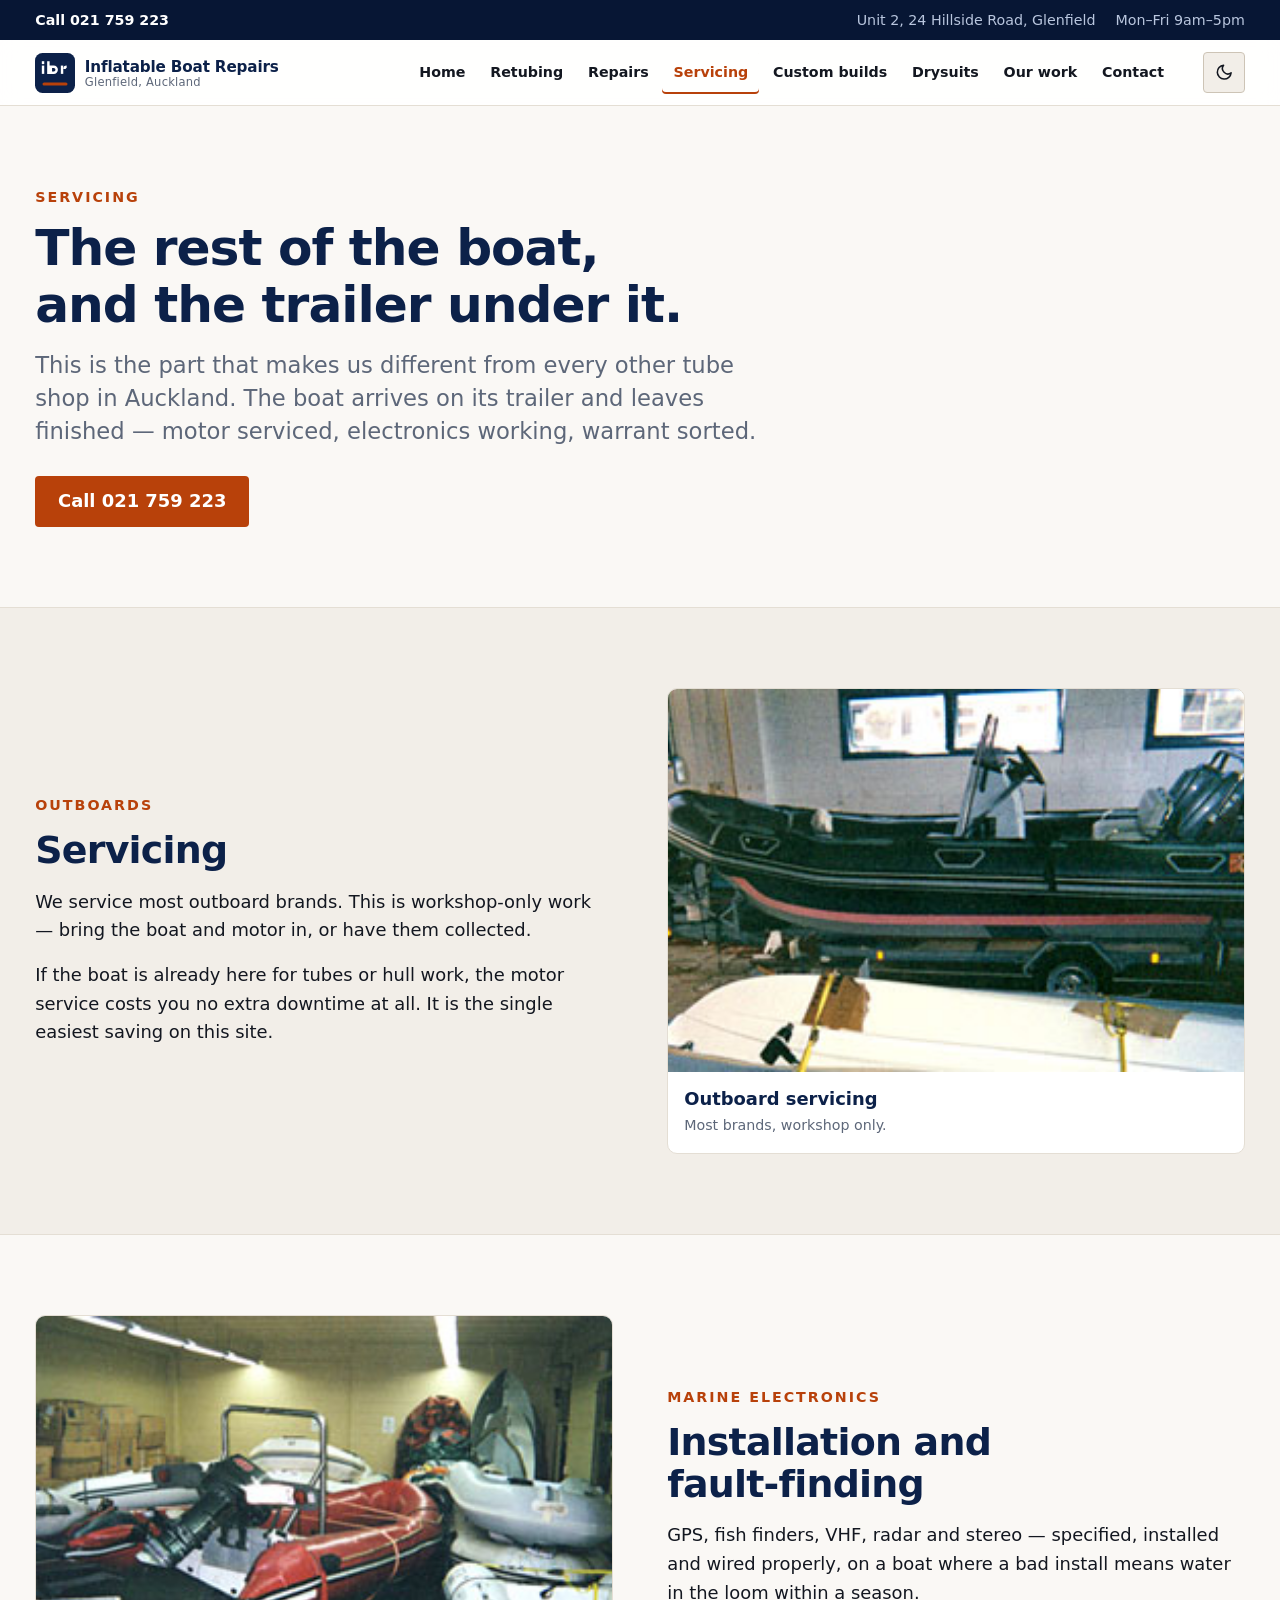
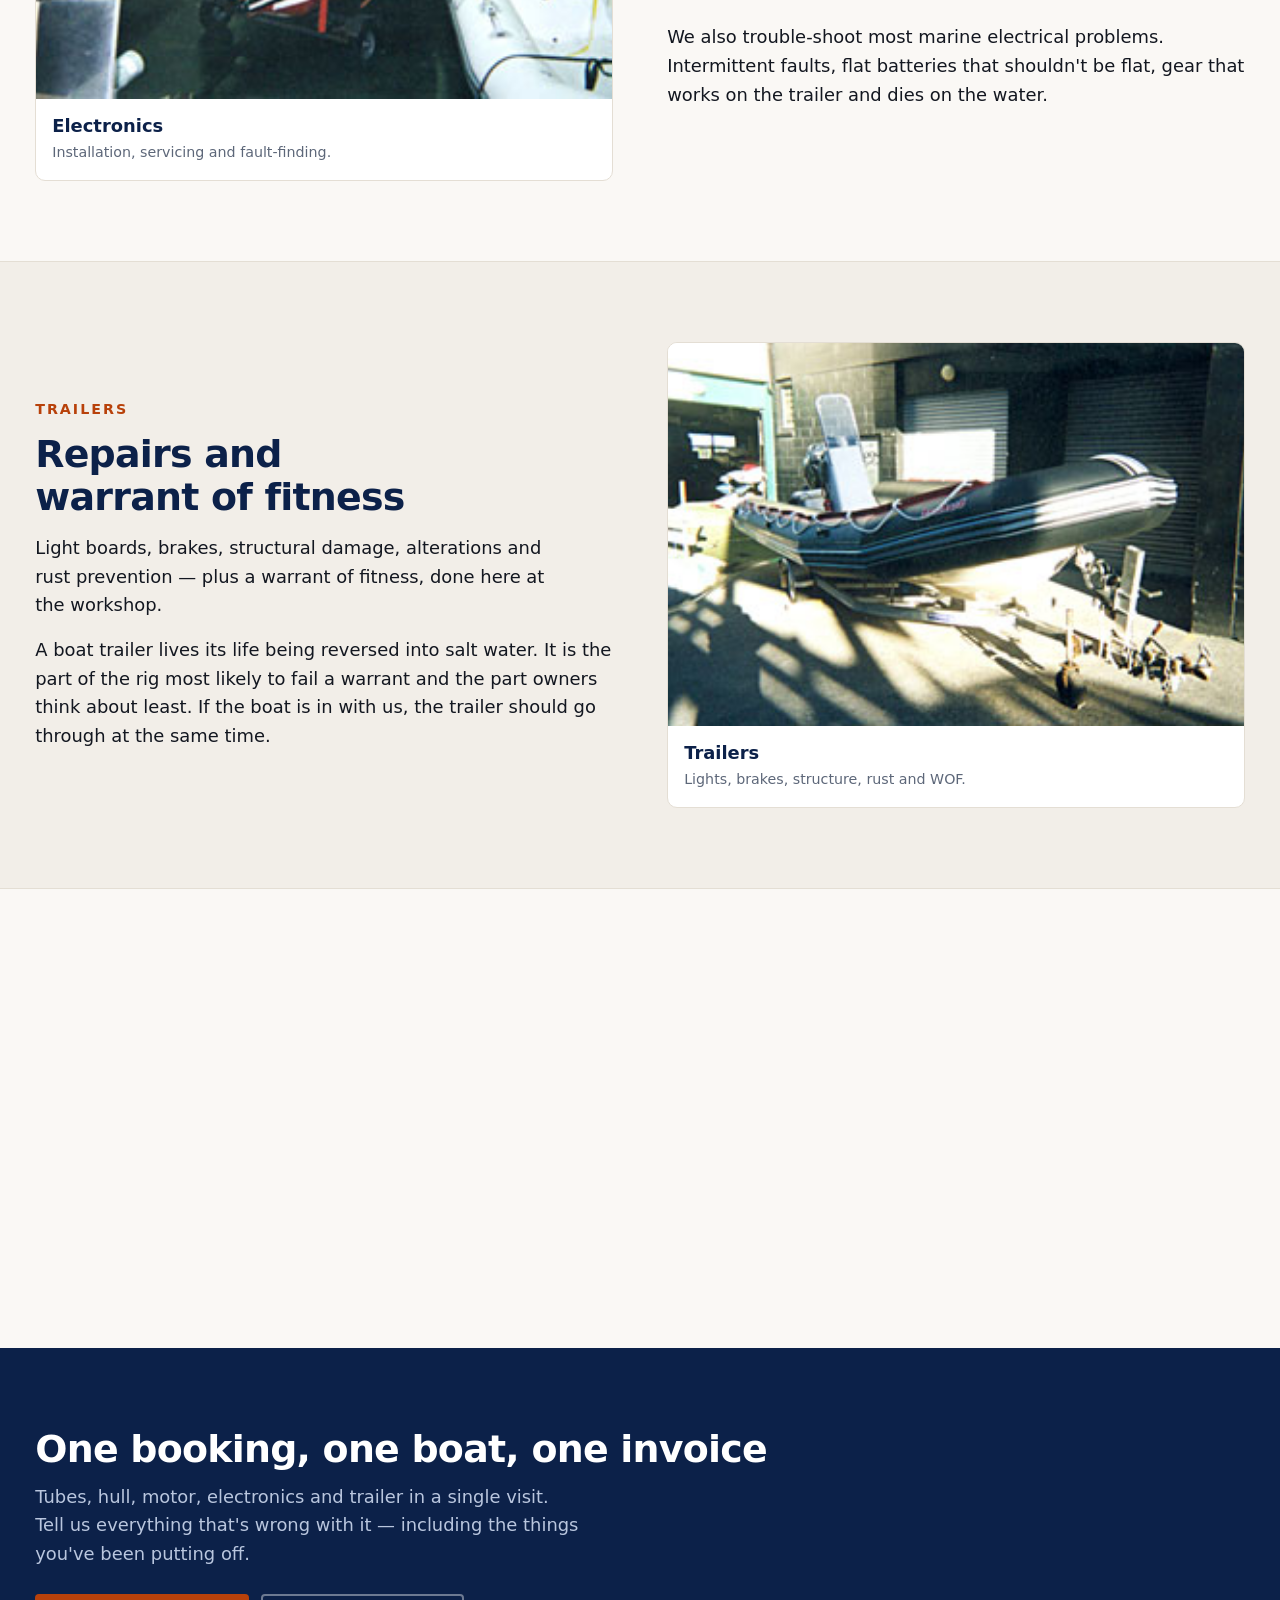
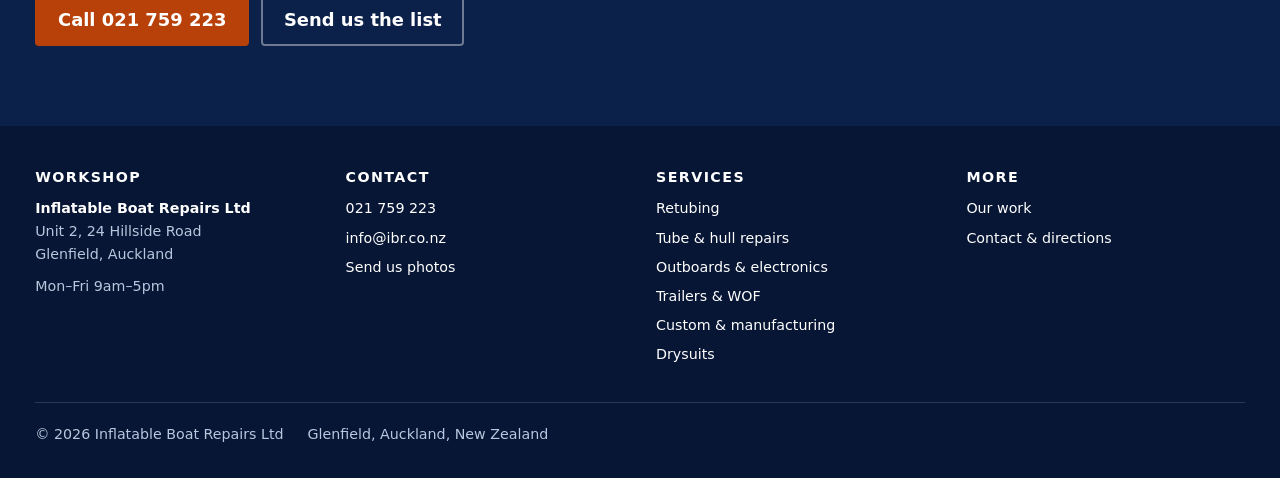
<file: site/servicing.html>
<!doctype html>
<html lang="en-NZ">
<head>
<meta charset="utf-8">
<meta name="viewport" content="width=device-width, initial-scale=1">
<!-- Applies a saved theme choice before first paint, so the page never
     flashes the wrong one. Without JS the CSS falls back to the OS setting. -->
<script>try{var t=localStorage.getItem("ibr-theme");if(t)document.documentElement.dataset.theme=t}catch(e){}</script>
<!-- PRE-LAUNCH: remove this line before go-live. See GO-LIVE.md. -->
<meta name="robots" content="noindex, nofollow">
<title>Outboard servicing, marine electronics and trailer WOF | Inflatable Boat Repairs Auckland</title>
<meta name="description" content="Outboard servicing, GPS sounder VHF and radar installation and fault-finding, and trailer repairs including lights, brakes, rust prevention and warrant of fitness. Glenfield, Auckland.">
<link rel="icon" href="assets/img/brand/favicon.svg" type="image/svg+xml">
<link rel="stylesheet" href="assets/css/site.css">
<meta property="og:type" content="website">
<meta property="og:title" content="Outboards, electronics and trailers">
<meta property="og:description" content="The rest of the boat — and the trailer under it — done in the same booking.">
<script type="module" src="assets/js/site.js"></script>
</head>
<body>

<a class="skip" href="#main">Skip to content</a>

<div class="callbar">
  <div class="shell callbar__inner">
    <a href="tel:+6421759223">Call 021 759 223</a>
    <span class="callbar__meta">
      <span>Unit 2, 24 Hillside Road, Glenfield</span>
      <span>Mon&ndash;Fri 9am&ndash;5pm</span>
    </span>
  </div>
</div>

<header class="site-header">
  <div class="shell site-header__inner">
    <a class="logo" href="index.html" aria-label="Inflatable Boat Repairs — home">
      <svg class="logo__mark" viewBox="0 0 64 64" aria-hidden="true">
        <rect class="logo__field" width="64" height="64" rx="12"/>
        <g class="logo__letters" transform="translate(7 10) scale(0.39)">
          <path d="M10 8h10v12H10z"/>
          <path d="M10 26h10v34H10z"/>
          <path fill-rule="evenodd" d="M32 8h10v52H32zM42 26h17a17 17 0 0 1 0 34H42zm10 10v14h7a7 7 0 0 0 0-14z"/>
          <path d="M88 26h10v34H88z"/>
          <path d="M98 40a14 14 0 0 1 14-14v10a4 4 0 0 0-4 4z"/>
        </g>
        <rect class="logo__bar" x="12" y="47" width="40" height="5" rx="2.5"/>
      </svg>
      <span class="logo__text">
        <span class="logo__name">Inflatable Boat Repairs</span>
        <span class="logo__tag">Glenfield, Auckland</span>
      </span>
    </a>


    <nav class="nav" id="primary-nav" aria-label="Primary">
      <ul>
        <li><a href="index.html">Home</a></li>
        <li><a href="retubing.html">Retubing</a></li>
        <li><a href="repairs.html">Repairs</a></li>
        <li><a href="servicing.html" aria-current="page">Servicing</a></li>
        <li><a href="custom.html">Custom builds</a></li>
        <li><a href="drysuits.html">Drysuits</a></li>
        <li><a href="work.html">Our work</a></li>
        <li><a href="contact.html">Contact</a></li>
      </ul>
    </nav>

    <div class="site-header__tools">
      <button class="theme-toggle" type="button" hidden>
        <svg class="icon-moon" viewBox="0 0 24 24" fill="none" stroke="currentColor" stroke-width="2" stroke-linecap="round" stroke-linejoin="round" aria-hidden="true"><path d="M21 12.8A9 9 0 1 1 11.2 3a7 7 0 0 0 9.8 9.8z"/></svg>
        <svg class="icon-sun" viewBox="0 0 24 24" fill="none" stroke="currentColor" stroke-width="2" stroke-linecap="round" stroke-linejoin="round" aria-hidden="true"><circle cx="12" cy="12" r="4.2"/><path d="M12 2v2.5M12 19.5V22M2 12h2.5M19.5 12H22M4.9 4.9l1.8 1.8M17.3 17.3l1.8 1.8M19.1 4.9l-1.8 1.8M6.7 17.3l-1.8 1.8"/></svg>
      </button>
      <button class="nav-toggle" type="button" aria-expanded="false" aria-controls="primary-nav" aria-label="Menu" hidden>
        <svg viewBox="0 0 24 24" fill="none" stroke="currentColor" stroke-width="2.5" stroke-linecap="round" aria-hidden="true"><path d="M4 7h16M4 12h16M4 17h16"/></svg>
        <span class="nav-toggle__label">Menu</span>
      </button>
    </div>
  </div>
</header>

<main id="main">
  <section class="section">
    <div class="shell">
      <p class="eyebrow">Servicing</p>
      <h1 class="h-page w-20">The rest of the boat, and the trailer under it.</h1>
      <p class="lede mt-sm">
        This is the part that makes us different from every other tube shop in
        Auckland. The boat arrives on its trailer and leaves finished &mdash; motor
        serviced, electronics working, warrant sorted.
      </p>
      <div class="btn-row mt-lg">
        <a class="btn btn--primary" href="tel:+6421759223">Call 021 759 223</a>
      </div>
    </div>
  </section>

  <section class="section section--sunken" id="outboards">
    <div class="shell">
      <div class="split">
        <div>
          <p class="eyebrow">Outboards</p>
          <h2 class="h-section">Servicing</h2>
          <div class="prose mt-sm">
            <p>
              We service most outboard brands. This is workshop-only work &mdash;
              bring the boat and motor in, or have them collected.
            </p>
            <p>
              If the boat is already here for tubes or hull work, the motor service
              costs you no extra downtime at all. It is the single easiest saving on
              this site.
            </p>
          </div>
        </div>
        <figure class="shot">
          <img src="assets/img/archive/outboard-servicing.jpg" width="300" height="182" alt="Outboard motors in the workshop for servicing." loading="lazy" decoding="async">
          <figcaption><b>Outboard servicing</b><span>Most brands, workshop only.</span></figcaption>
        </figure>
      </div>
    </div>
  </section>

  <section class="section" id="electronics">
    <div class="shell">
      <div class="split split--flip">
        <div>
          <p class="eyebrow">Marine electronics</p>
          <h2 class="h-section">Installation and fault-finding</h2>
          <div class="prose mt-sm">
            <p>
              GPS, fish finders, VHF, radar and stereo &mdash; specified, installed
              and wired properly, on a boat where a bad install means water in the
              loom within a season.
            </p>
            <p>
              We also trouble-shoot most marine electrical problems. Intermittent
              faults, flat batteries that shouldn't be flat, gear that works on the
              trailer and dies on the water.
            </p>
          </div>
        </div>
        <figure class="shot">
          <img src="assets/img/archive/marine-electronics.jpg" width="300" height="189" alt="Marine electronics installation work." loading="lazy" decoding="async">
          <figcaption><b>Electronics</b><span>Installation, servicing and fault-finding.</span></figcaption>
        </figure>
      </div>
    </div>
  </section>

  <section class="section section--sunken" id="trailers">
    <div class="shell">
      <div class="split">
        <div>
          <p class="eyebrow">Trailers</p>
          <h2 class="h-section">Repairs and warrant of fitness</h2>
          <div class="prose mt-sm">
            <p>
              Light boards, brakes, structural damage, alterations and rust
              prevention &mdash; plus a warrant of fitness, done here at the workshop.
            </p>
            <p>
              A boat trailer lives its life being reversed into salt water. It is the
              part of the rig most likely to fail a warrant and the part owners think
              about least. If the boat is in with us, the trailer should go through at
              the same time.
            </p>
          </div>
        </div>
        <figure class="shot">
          <img src="assets/img/archive/trailer.jpg" width="300" height="199" alt="A boat trailer in for repair." loading="lazy" decoding="async">
          <figcaption><b>Trailers</b><span>Lights, brakes, structure, rust and WOF.</span></figcaption>
        </figure>
      </div>
    </div>
  </section>

  <section class="section deferred">
    <div class="shell">
      <div class="shell--narrow panel">
        <p class="eyebrow">Getting the boat here</p>
        <h2 class="h-section">Or us to the boat</h2>
        <div class="prose mt-sm">
          <p>
            <strong>Collection and delivery.</strong> If getting the boat to Glenfield
            is the problem, say so when you call. We collect and deliver, including to
            marinas.
          </p>
          <p>
            <strong>Mobile service.</strong> For larger non-trailerable RIBs we come to
            the boat. Tell us where it is berthed and what the access is like.
          </p>
        </div>
        <div class="btn-row mt-md">
          <a class="btn btn--primary" href="tel:+6421759223">Talk to us about access</a>
        </div>
      </div>
    </div>
  </section>

  <section class="cta section">
    <div class="shell">
      <h2>One booking, one boat, one invoice</h2>
      <p>
        Tubes, hull, motor, electronics and trailer in a single visit. Tell us
        everything that's wrong with it &mdash; including the things you've been
        putting off.
      </p>
      <div class="btn-row">
        <a class="btn btn--primary" href="tel:+6421759223">Call 021 759 223</a>
        <a class="btn btn--on-dark" href="contact.html#enquiry">Send us the list</a>
      </div>
    </div>
  </section>
</main>

<footer class="site-footer">
  <div class="shell">
    <div class="site-footer__grid">
      <div>
        <h2>Workshop</h2>
        <p class="footer-name">Inflatable Boat Repairs Ltd</p>
        <p>Unit 2, 24 Hillside Road<br>Glenfield, Auckland</p>
        <p class="mt-2xs">Mon&ndash;Fri 9am&ndash;5pm</p>
      </div>
      <div>
        <h2>Contact</h2>
        <ul>
          <li><a class="tel" href="tel:+6421759223">021 759 223</a></li>
          <li><a href="mailto:info@ibr.co.nz">info@ibr.co.nz</a></li>
          <li><a href="contact.html#enquiry">Send us photos</a></li>
        </ul>
      </div>
      <div>
        <h2>Services</h2>
        <ul>
          <li><a href="retubing.html">Retubing</a></li>
          <li><a href="repairs.html">Tube &amp; hull repairs</a></li>
          <li><a href="servicing.html">Outboards &amp; electronics</a></li>
          <li><a href="servicing.html#trailers">Trailers &amp; WOF</a></li>
          <li><a href="custom.html">Custom &amp; manufacturing</a></li>
          <li><a href="drysuits.html">Drysuits</a></li>
        </ul>
      </div>
      <div>
        <h2>More</h2>
        <ul>
          <li><a href="work.html">Our work</a></li>
          <li><a href="contact.html">Contact &amp; directions</a></li>
        </ul>
      </div>
    </div>
    <div class="site-footer__base">
      <span>&copy; 2026 Inflatable Boat Repairs Ltd</span>
      <span>Glenfield, Auckland, New Zealand</span>
    </div>
  </div>
</footer>

</body>
</html>
</file>
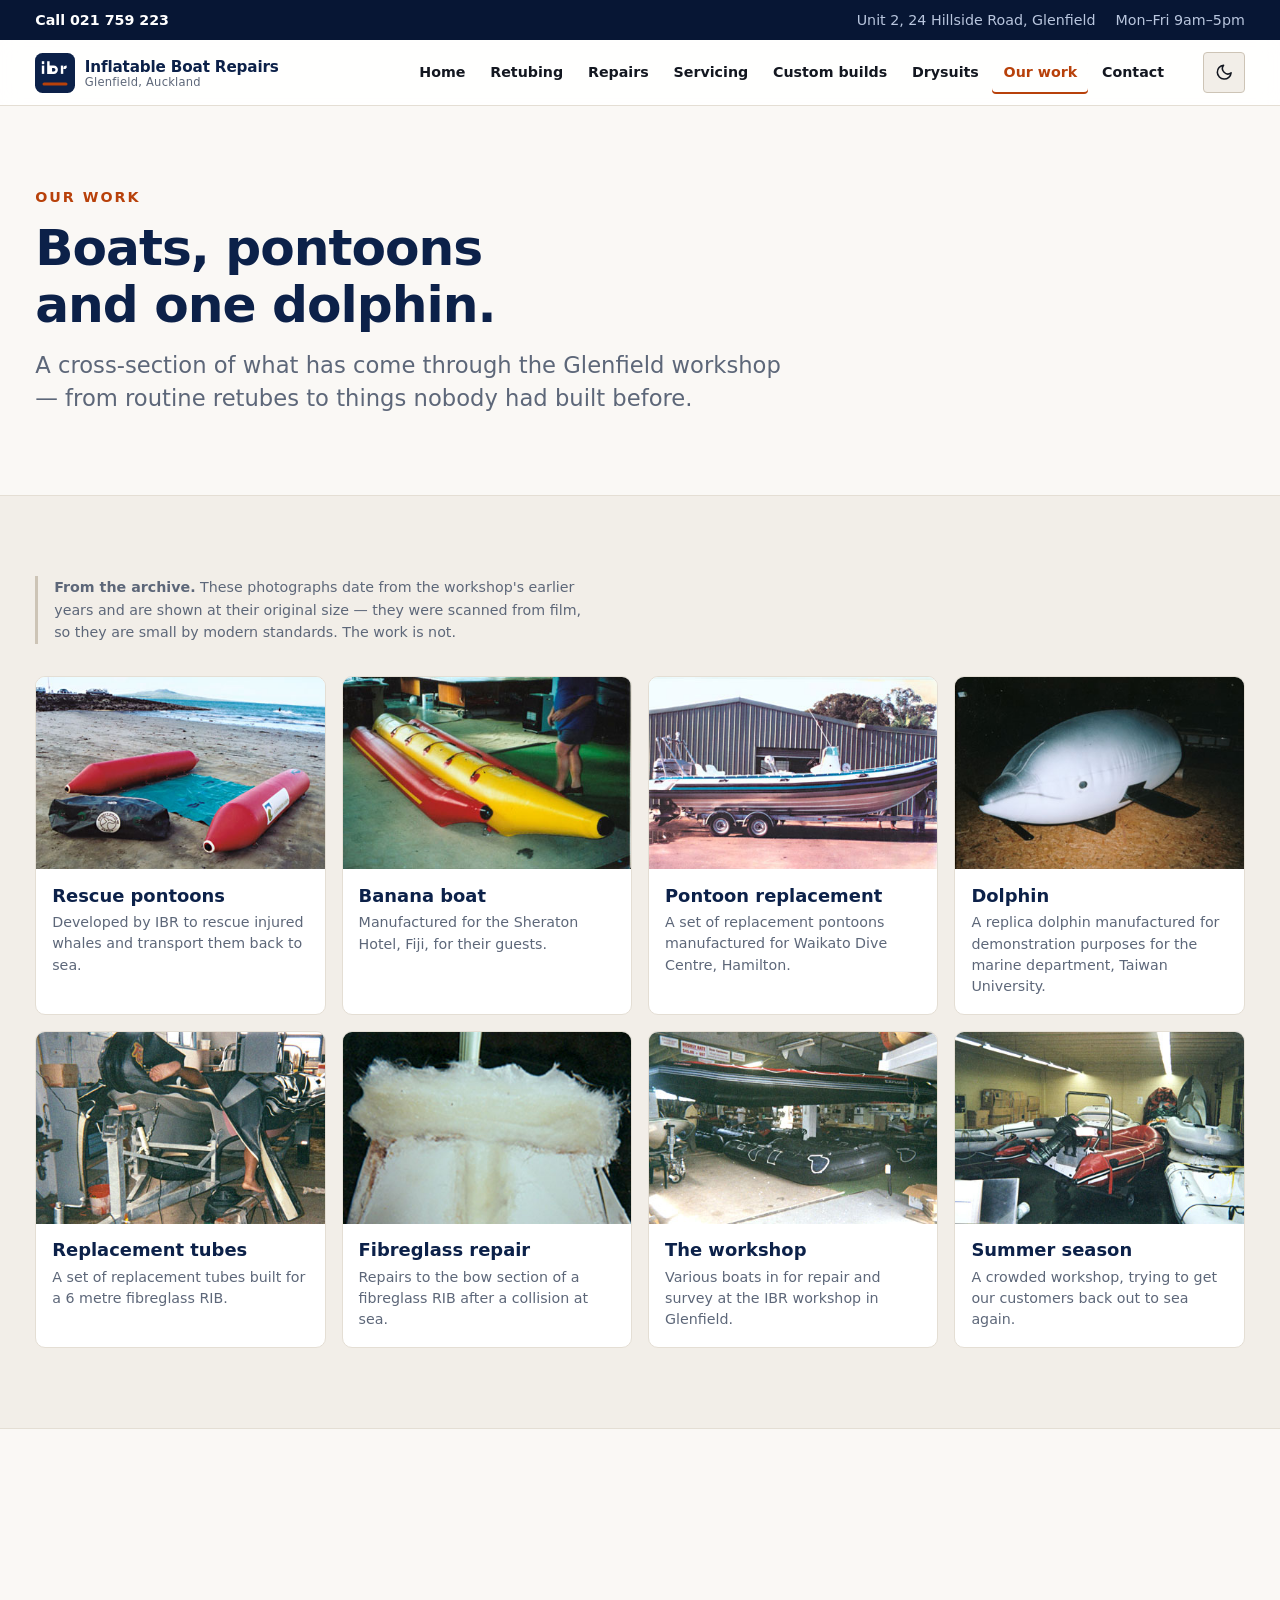
<file: site/work.html>
<!doctype html>
<html lang="en-NZ">
<head>
<meta charset="utf-8">
<meta name="viewport" content="width=device-width, initial-scale=1">
<!-- Applies a saved theme choice before first paint, so the page never
     flashes the wrong one. Without JS the CSS falls back to the OS setting. -->
<script>try{var t=localStorage.getItem("ibr-theme");if(t)document.documentElement.dataset.theme=t}catch(e){}</script>
<!-- PRE-LAUNCH: remove this line before go-live. See GO-LIVE.md. -->
<meta name="robots" content="noindex, nofollow">
<title>Our work — the Glenfield workshop | Inflatable Boat Repairs Auckland</title>
<meta name="description" content="Retubes, fibreglass repair, whale rescue pontoons, custom builds and a workshop full of boats. Photographs from the IBR workshop in Glenfield, Auckland.">
<link rel="icon" href="assets/img/brand/favicon.svg" type="image/svg+xml">
<link rel="stylesheet" href="assets/css/site.css">
<meta property="og:type" content="website">
<meta property="og:title" content="Our work">
<meta property="og:description" content="Retubes, fibreglass repair, whale rescue pontoons and custom builds from the Glenfield workshop.">
<script type="module" src="assets/js/site.js"></script>
</head>
<body>

<a class="skip" href="#main">Skip to content</a>

<div class="callbar">
  <div class="shell callbar__inner">
    <a href="tel:+6421759223">Call 021 759 223</a>
    <span class="callbar__meta">
      <span>Unit 2, 24 Hillside Road, Glenfield</span>
      <span>Mon&ndash;Fri 9am&ndash;5pm</span>
    </span>
  </div>
</div>

<header class="site-header">
  <div class="shell site-header__inner">
    <a class="logo" href="index.html" aria-label="Inflatable Boat Repairs — home">
      <svg class="logo__mark" viewBox="0 0 64 64" aria-hidden="true">
        <rect class="logo__field" width="64" height="64" rx="12"/>
        <g class="logo__letters" transform="translate(7 10) scale(0.39)">
          <path d="M10 8h10v12H10z"/>
          <path d="M10 26h10v34H10z"/>
          <path fill-rule="evenodd" d="M32 8h10v52H32zM42 26h17a17 17 0 0 1 0 34H42zm10 10v14h7a7 7 0 0 0 0-14z"/>
          <path d="M88 26h10v34H88z"/>
          <path d="M98 40a14 14 0 0 1 14-14v10a4 4 0 0 0-4 4z"/>
        </g>
        <rect class="logo__bar" x="12" y="47" width="40" height="5" rx="2.5"/>
      </svg>
      <span class="logo__text">
        <span class="logo__name">Inflatable Boat Repairs</span>
        <span class="logo__tag">Glenfield, Auckland</span>
      </span>
    </a>


    <nav class="nav" id="primary-nav" aria-label="Primary">
      <ul>
        <li><a href="index.html">Home</a></li>
        <li><a href="retubing.html">Retubing</a></li>
        <li><a href="repairs.html">Repairs</a></li>
        <li><a href="servicing.html">Servicing</a></li>
        <li><a href="custom.html">Custom builds</a></li>
        <li><a href="drysuits.html">Drysuits</a></li>
        <li><a href="work.html" aria-current="page">Our work</a></li>
        <li><a href="contact.html">Contact</a></li>
      </ul>
    </nav>

    <div class="site-header__tools">
      <button class="theme-toggle" type="button" hidden>
        <svg class="icon-moon" viewBox="0 0 24 24" fill="none" stroke="currentColor" stroke-width="2" stroke-linecap="round" stroke-linejoin="round" aria-hidden="true"><path d="M21 12.8A9 9 0 1 1 11.2 3a7 7 0 0 0 9.8 9.8z"/></svg>
        <svg class="icon-sun" viewBox="0 0 24 24" fill="none" stroke="currentColor" stroke-width="2" stroke-linecap="round" stroke-linejoin="round" aria-hidden="true"><circle cx="12" cy="12" r="4.2"/><path d="M12 2v2.5M12 19.5V22M2 12h2.5M19.5 12H22M4.9 4.9l1.8 1.8M17.3 17.3l1.8 1.8M19.1 4.9l-1.8 1.8M6.7 17.3l-1.8 1.8"/></svg>
      </button>
      <button class="nav-toggle" type="button" aria-expanded="false" aria-controls="primary-nav" aria-label="Menu" hidden>
        <svg viewBox="0 0 24 24" fill="none" stroke="currentColor" stroke-width="2.5" stroke-linecap="round" aria-hidden="true"><path d="M4 7h16M4 12h16M4 17h16"/></svg>
        <span class="nav-toggle__label">Menu</span>
      </button>
    </div>
  </div>
</header>

<main id="main">
  <section class="section">
    <div class="shell">
      <p class="eyebrow">Our work</p>
      <h1 class="h-page w-20">Boats, pontoons and one dolphin.</h1>
      <p class="lede mt-sm">
        A cross-section of what has come through the Glenfield workshop &mdash; from
        routine retubes to things nobody had built before.
      </p>
    </div>
  </section>

  <section class="section section--sunken">
    <div class="shell">
      <h2 class="visually-hidden">Photographs from the workshop</h2>
      <p class="archive-note">
        <strong>From the archive.</strong> These photographs date from the workshop's
        earlier years and are shown at their original size &mdash; they were scanned
        from film, so they are small by modern standards. The work is not.
      </p>

      <ul class="gallery mt-xl">
        <li><figure class="shot">
          <img src="assets/img/archive/whale-rescue-pontoons.jpg" width="400" height="267" alt="Inflatable rescue pontoons developed to refloat stranded whales." loading="lazy" decoding="async">
          <figcaption><b>Rescue pontoons</b><span>Developed by IBR to rescue injured whales and transport them back to sea.</span>
            <button class="shot__btn" type="button" hidden>
              <span class="shot__zoom" aria-hidden="true"><svg viewBox="0 0 24 24" fill="none" stroke="currentColor" stroke-width="2.2" stroke-linecap="round"><circle cx="11" cy="11" r="7"/><path d="m20 20-3.5-3.5M11 8v6M8 11h6"/></svg></span>
              <span class="visually-hidden">Enlarge: Rescue pontoons</span>
            </button>
          </figcaption>
        </figure></li>

        <li><figure class="shot">
          <img src="assets/img/archive/banana-boat.jpg" width="400" height="267" alt="An inflatable banana boat manufactured for a resort in Fiji." loading="lazy" decoding="async">
          <figcaption><b>Banana boat</b><span>Manufactured for the Sheraton Hotel, Fiji, for their guests.</span>
            <button class="shot__btn" type="button" hidden>
              <span class="shot__zoom" aria-hidden="true"><svg viewBox="0 0 24 24" fill="none" stroke="currentColor" stroke-width="2.2" stroke-linecap="round"><circle cx="11" cy="11" r="7"/><path d="m20 20-3.5-3.5M11 8v6M8 11h6"/></svg></span>
              <span class="visually-hidden">Enlarge: Banana boat</span>
            </button>
          </figcaption>
        </figure></li>

        <li><figure class="shot">
          <img src="assets/img/archive/pontoon-replacement-dive-centre.jpg" width="400" height="267" alt="A set of replacement pontoons built for a dive centre." loading="lazy" decoding="async">
          <figcaption><b>Pontoon replacement</b><span>A set of replacement pontoons manufactured for Waikato Dive Centre, Hamilton.</span>
            <button class="shot__btn" type="button" hidden>
              <span class="shot__zoom" aria-hidden="true"><svg viewBox="0 0 24 24" fill="none" stroke="currentColor" stroke-width="2.2" stroke-linecap="round"><circle cx="11" cy="11" r="7"/><path d="m20 20-3.5-3.5M11 8v6M8 11h6"/></svg></span>
              <span class="visually-hidden">Enlarge: Pontoon replacement</span>
            </button>
          </figcaption>
        </figure></li>

        <li><figure class="shot">
          <img src="assets/img/archive/dolphin-replica.jpg" width="400" height="267" alt="An inflatable dolphin replica built for teaching purposes." loading="lazy" decoding="async">
          <figcaption><b>Dolphin</b><span>A replica dolphin manufactured for demonstration purposes for the marine department, Taiwan University.</span>
            <button class="shot__btn" type="button" hidden>
              <span class="shot__zoom" aria-hidden="true"><svg viewBox="0 0 24 24" fill="none" stroke="currentColor" stroke-width="2.2" stroke-linecap="round"><circle cx="11" cy="11" r="7"/><path d="m20 20-3.5-3.5M11 8v6M8 11h6"/></svg></span>
              <span class="visually-hidden">Enlarge: Dolphin</span>
            </button>
          </figcaption>
        </figure></li>

        <li><figure class="shot">
          <img src="assets/img/archive/replacement-tubes-6m-rib.jpg" width="400" height="267" alt="A replacement tube set built for a 6 metre fibreglass RIB." loading="lazy" decoding="async">
          <figcaption><b>Replacement tubes</b><span>A set of replacement tubes built for a 6 metre fibreglass RIB.</span>
            <button class="shot__btn" type="button" hidden>
              <span class="shot__zoom" aria-hidden="true"><svg viewBox="0 0 24 24" fill="none" stroke="currentColor" stroke-width="2.2" stroke-linecap="round"><circle cx="11" cy="11" r="7"/><path d="m20 20-3.5-3.5M11 8v6M8 11h6"/></svg></span>
              <span class="visually-hidden">Enlarge: Replacement tubes</span>
            </button>
          </figcaption>
        </figure></li>

        <li><figure class="shot">
          <img src="assets/img/archive/fibreglass-bow-repair.jpg" width="400" height="267" alt="Repairs to the bow section of a fibreglass RIB after a collision." loading="lazy" decoding="async">
          <figcaption><b>Fibreglass repair</b><span>Repairs to the bow section of a fibreglass RIB after a collision at sea.</span>
            <button class="shot__btn" type="button" hidden>
              <span class="shot__zoom" aria-hidden="true"><svg viewBox="0 0 24 24" fill="none" stroke="currentColor" stroke-width="2.2" stroke-linecap="round"><circle cx="11" cy="11" r="7"/><path d="m20 20-3.5-3.5M11 8v6M8 11h6"/></svg></span>
              <span class="visually-hidden">Enlarge: Fibreglass repair</span>
            </button>
          </figcaption>
        </figure></li>

        <li><figure class="shot">
          <img src="assets/img/archive/workshop-glenfield.jpg" width="400" height="267" alt="Various boats in for repair and survey at the Glenfield workshop." loading="lazy" decoding="async">
          <figcaption><b>The workshop</b><span>Various boats in for repair and survey at the IBR workshop in Glenfield.</span>
            <button class="shot__btn" type="button" hidden>
              <span class="shot__zoom" aria-hidden="true"><svg viewBox="0 0 24 24" fill="none" stroke="currentColor" stroke-width="2.2" stroke-linecap="round"><circle cx="11" cy="11" r="7"/><path d="m20 20-3.5-3.5M11 8v6M8 11h6"/></svg></span>
              <span class="visually-hidden">Enlarge: The workshop</span>
            </button>
          </figcaption>
        </figure></li>

        <li><figure class="shot">
          <img src="assets/img/archive/workshop-summer-season.jpg" width="400" height="267" alt="A crowded workshop full of inflatable boats during the summer season." loading="lazy" decoding="async">
          <figcaption><b>Summer season</b><span>A crowded workshop, trying to get our customers back out to sea again.</span>
            <button class="shot__btn" type="button" hidden>
              <span class="shot__zoom" aria-hidden="true"><svg viewBox="0 0 24 24" fill="none" stroke="currentColor" stroke-width="2.2" stroke-linecap="round"><circle cx="11" cy="11" r="7"/><path d="m20 20-3.5-3.5M11 8v6M8 11h6"/></svg></span>
              <span class="visually-hidden">Enlarge: Summer season</span>
            </button>
          </figcaption>
        </figure></li>
      </ul>
    </div>
  </section>

  <section class="section deferred">
    <div class="shell">
      <div class="shell--narrow panel">
        <p class="eyebrow">Photography</p>
        <h2 class="h-section">More to come</h2>
        <div class="prose mt-sm">
          <p>
            We're photographing current work properly &mdash; before-and-after sets on
            retubes, hull repairs and custom builds. If you'd like to see an example of
            a specific job before committing to one, ring us and ask; there is a lot
            more of it than there is on this page.
          </p>
        </div>
        <div class="btn-row mt-md">
          <a class="btn btn--primary" href="tel:+6421759223">Ask to see similar work</a>
        </div>
      </div>
    </div>
  </section>

  <dialog class="lightbox" id="lightbox" aria-label="Photograph viewer">
    <div class="lightbox__inner">
      <img src="[data-uri]" alt="" width="400" height="267">
      <p class="lightbox__cap"><b></b><span></span></p>
      <div class="lightbox__bar">
        <button class="lightbox__nav" type="button" data-step="-1" aria-label="Previous photograph">
          <svg viewBox="0 0 24 24" fill="none" stroke="currentColor" stroke-width="2.4" stroke-linecap="round" stroke-linejoin="round" aria-hidden="true"><path d="m15 5-7 7 7 7"/></svg>
        </button>
        <p class="lightbox__count" role="status" aria-live="polite"></p>
        <button class="lightbox__nav" type="button" data-step="1" aria-label="Next photograph">
          <svg viewBox="0 0 24 24" fill="none" stroke="currentColor" stroke-width="2.4" stroke-linecap="round" stroke-linejoin="round" aria-hidden="true"><path d="m9 5 7 7-7 7"/></svg>
        </button>
      </div>
    </div>
    <button class="lightbox__close" type="button" aria-label="Close">&times;</button>
  </dialog>

  <section class="cta section">
    <div class="shell">
      <h2>Your boat could be the next one</h2>
      <p>Ring the workshop, or send photos of what you're dealing with.</p>
      <div class="btn-row">
        <a class="btn btn--primary" href="tel:+6421759223">Call 021 759 223</a>
        <a class="btn btn--on-dark" href="contact.html#enquiry">Send photos</a>
      </div>
    </div>
  </section>
</main>

<footer class="site-footer">
  <div class="shell">
    <div class="site-footer__grid">
      <div>
        <h2>Workshop</h2>
        <p class="footer-name">Inflatable Boat Repairs Ltd</p>
        <p>Unit 2, 24 Hillside Road<br>Glenfield, Auckland</p>
        <p class="mt-2xs">Mon&ndash;Fri 9am&ndash;5pm</p>
      </div>
      <div>
        <h2>Contact</h2>
        <ul>
          <li><a class="tel" href="tel:+6421759223">021 759 223</a></li>
          <li><a href="mailto:info@ibr.co.nz">info@ibr.co.nz</a></li>
          <li><a href="contact.html#enquiry">Send us photos</a></li>
        </ul>
      </div>
      <div>
        <h2>Services</h2>
        <ul>
          <li><a href="retubing.html">Retubing</a></li>
          <li><a href="repairs.html">Tube &amp; hull repairs</a></li>
          <li><a href="servicing.html">Outboards &amp; electronics</a></li>
          <li><a href="servicing.html#trailers">Trailers &amp; WOF</a></li>
          <li><a href="custom.html">Custom &amp; manufacturing</a></li>
          <li><a href="drysuits.html">Drysuits</a></li>
        </ul>
      </div>
      <div>
        <h2>More</h2>
        <ul>
          <li><a href="work.html">Our work</a></li>
          <li><a href="contact.html">Contact &amp; directions</a></li>
        </ul>
      </div>
    </div>
    <div class="site-footer__base">
      <span>&copy; 2026 Inflatable Boat Repairs Ltd</span>
      <span>Glenfield, Auckland, New Zealand</span>
    </div>
  </div>
</footer>

</body>
</html>
</file>
<file: site/assets/css/site.css>
/* ==========================================================================
   IBR — Inflatable Boat Repairs
   Hand-authored CSS. No build step, no preprocessor.
   Uses native CSS nesting, custom properties, container queries, :has(),
   and cross-document view transitions. Targets current evergreen browsers.
   ========================================================================== */

/* --- Design tokens ------------------------------------------------------ */

:root {
  color-scheme: light dark;

  /* Brand. Descended from the original #000099 but darkened and desaturated
     so it holds body text at AA and doesn't vibrate against white. */
  --navy-900: #071634;
  --navy-800: #0c2149;
  --navy-700: #123061;
  --navy-600: #1b4185;
  --navy-500: #2a5cb0;
  --navy-100: #dbe6f7;
  --navy-050: #eef3fc;

  /* Rescue orange. Marine hi-vis; used only for action and emphasis. */
  --hi-600: #b8410a;
  --hi-500: #d9530f;
  --hi-400: #f26a1b;
  --hi-100: #ffe6d6;

  --sand-050: #faf8f5;
  --sand-100: #f2eee8;
  --sand-200: #e4ded4;

  --ink-900: #131720;
  --ink-700: #333b4a;
  --ink-500: #5d6779;
  --ink-300: #9aa3b2;

  /* Semantic — light theme is the base definition. */
  --bg: var(--sand-050);
  --bg-raised: #ffffff;
  --bg-sunken: var(--sand-100);
  --bg-invert: var(--navy-900);
  --text: var(--ink-900);
  --text-muted: var(--ink-500);
  --text-invert: #ffffff;
  --text-invert-muted: #b9c6de;
  --rule: var(--sand-200);
  --rule-strong: #cdc4b6;
  --accent: var(--hi-600);
  --accent-hover: var(--hi-500);
  /* Text that sits ON the accent. Flips with the theme, because the dark
     theme's accent is a light orange that white text cannot sit on. */
  --accent-ink: #ffffff;
  --link: var(--navy-600);
  --brand: var(--navy-800);
  /* The logo badge inverts between themes so it always reads as a solid
     block against the header. */
  --brand-field: var(--navy-800);
  --brand-on-field: #ffffff;
  --focus: var(--hi-500);
  --shadow: 0 1px 2px rgb(7 22 52 / 8%), 0 8px 24px -12px rgb(7 22 52 / 22%);
  --shadow-lift: 0 2px 4px rgb(7 22 52 / 10%), 0 16px 40px -16px rgb(7 22 52 / 30%);

  /* Scale */
  --step--1: clamp(0.83rem, 0.81rem + 0.1vw, 0.89rem);
  --step-0: clamp(1rem, 0.96rem + 0.2vw, 1.12rem);
  --step-1: clamp(1.2rem, 1.13rem + 0.36vw, 1.45rem);
  --step-2: clamp(1.45rem, 1.32rem + 0.62vw, 1.9rem);
  --step-3: clamp(1.75rem, 1.53rem + 1.05vw, 2.5rem);
  --step-4: clamp(2.1rem, 1.74rem + 1.75vw, 3.3rem);
  --step-5: clamp(2.5rem, 1.9rem + 2.9vw, 4.4rem);

  --measure: 62ch;
  --gutter: clamp(1rem, 0.6rem + 2vw, 2.5rem);
  --shell: 76rem;
  --radius: 4px;
  --radius-lg: 10px;

  --font: system-ui, -apple-system, "Segoe UI", Roboto, "Helvetica Neue",
    Arial, sans-serif;
  --font-mono: ui-monospace, SFMono-Regular, "SF Mono", Menlo, Consolas,
    monospace;
}

@media (prefers-color-scheme: dark) {
  :root:not([data-theme="light"]) {
    --bg: #0a0f1a;
    --bg-raised: #121a2a;
    --bg-sunken: #070b14;
    --bg-invert: #050a14;
    --text: #eef2f8;
    --text-muted: #a3aec2;
    --text-invert: #ffffff;
    --text-invert-muted: #a3aec2;
    --rule: #23304a;
    --rule-strong: #35476b;
    --accent: #ff8b4a;
    --accent-hover: #ffa370;
    --accent-ink: #24140a;
    --link: #8db4f0;
    --brand: #d7e4fb;
    --brand-field: #e8eefb;
    --brand-on-field: #0c2149;
    --focus: #ff8b4a;
    --shadow: 0 1px 2px rgb(0 0 0 / 40%), 0 8px 24px -12px rgb(0 0 0 / 70%);
    --shadow-lift: 0 2px 4px rgb(0 0 0 / 50%), 0 16px 40px -16px rgb(0 0 0 / 80%);
  }
}

:root[data-theme="dark"] {
  --bg: #0a0f1a;
  --bg-raised: #121a2a;
  --bg-sunken: #070b14;
  --bg-invert: #050a14;
  --text: #eef2f8;
  --text-muted: #a3aec2;
  --text-invert: #ffffff;
  --text-invert-muted: #a3aec2;
  --rule: #23304a;
  --rule-strong: #35476b;
  --accent: #ff8b4a;
  --accent-hover: #ffa370;
  --accent-ink: #24140a;
  --link: #8db4f0;
  --brand: #d7e4fb;
  --brand-field: #e8eefb;
  --brand-on-field: #0c2149;
  --focus: #ff8b4a;
  --shadow: 0 1px 2px rgb(0 0 0 / 40%), 0 8px 24px -12px rgb(0 0 0 / 70%);
  --shadow-lift: 0 2px 4px rgb(0 0 0 / 50%), 0 16px 40px -16px rgb(0 0 0 / 80%);
}

/* --- Reset -------------------------------------------------------------- */

*,
*::before,
*::after {
  box-sizing: border-box;
}

* {
  margin: 0;
}

/* A class with a display value outranks the UA's [hidden] rule, which would
   otherwise leave the honeypot field and the JS-only buttons on screen. */
[hidden] {
  display: none !important;
}

html {
  -webkit-text-size-adjust: 100%;
  scroll-behavior: smooth;
  scroll-padding-block-start: 6rem;
}

@media (prefers-reduced-motion: reduce) {
  html {
    scroll-behavior: auto;
  }

  *,
  *::before,
  *::after {
    animation-duration: 0.01ms !important;
    animation-iteration-count: 1 !important;
    transition-duration: 0.01ms !important;
  }
}

body {
  background: var(--bg);
  color: var(--text);
  font-family: var(--font);
  font-size: var(--step-0);
  line-height: 1.6;
  min-height: 100dvh;
  display: flex;
  flex-direction: column;
  -webkit-font-smoothing: antialiased;
}

img,
picture,
svg {
  display: block;
  max-width: 100%;
  height: auto;
}

h1,
h2,
h3,
h4 {
  line-height: 1.12;
  text-wrap: balance;
  font-weight: 800;
  letter-spacing: -0.02em;
  color: var(--brand);
}

p,
li {
  text-wrap: pretty;
}

a {
  color: var(--link);
  text-underline-offset: 0.18em;
  text-decoration-thickness: from-font;
}

:focus-visible {
  outline: 3px solid var(--focus);
  outline-offset: 2px;
  border-radius: 2px;
}

::selection {
  background: var(--hi-100);
  color: var(--navy-900);
}

/* --- Cross-document view transitions ------------------------------------ */

@view-transition {
  navigation: auto;
}

@media (prefers-reduced-motion: no-preference) {
  ::view-transition-old(root) {
    animation: vt-out 90ms ease both;
  }

  ::view-transition-new(root) {
    animation: vt-in 180ms ease both;
  }

  @keyframes vt-out {
    to {
      opacity: 0;
    }
  }

  @keyframes vt-in {
    from {
      opacity: 0;
    }
  }
}

.site-header {
  view-transition-name: site-header;
}

/* --- Layout primitives -------------------------------------------------- */

.shell {
  width: min(100% - (var(--gutter) * 2), var(--shell));
  margin-inline: auto;
}

.shell--narrow {
  width: min(100% - (var(--gutter) * 2), 46rem);
  margin-inline: auto;
}

.stack > * + * {
  margin-block-start: var(--flow, 1rem);
}

.section {
  padding-block: clamp(2.75rem, 1.8rem + 4vw, 5.5rem);
}

.section--sunken {
  background: var(--bg-sunken);
  border-block: 1px solid var(--rule);
}

.prose {
  max-width: var(--measure);

  & h2 {
    font-size: var(--step-2);
    margin-block-start: 2.25em;
  }

  & h3 {
    font-size: var(--step-1);
    margin-block-start: 1.8em;
  }

  & > * + * {
    margin-block-start: 1rem;
  }

  & ul,
  & ol {
    padding-inline-start: 1.25rem;

    & li + li {
      margin-block-start: 0.4rem;
    }
  }

  & strong {
    color: var(--text);
    font-weight: 700;
  }
}

.eyebrow {
  font-size: var(--step--1);
  font-weight: 800;
  letter-spacing: 0.14em;
  text-transform: uppercase;
  color: var(--accent);
  margin-block-end: 0.75rem;
}

.lede {
  font-size: var(--step-1);
  line-height: 1.45;
  color: var(--text-muted);
  max-width: 52ch;
}

/* --- Skip link ---------------------------------------------------------- */

.skip {
  position: absolute;
  inset-block-start: 0.5rem;
  inset-inline-start: 0.5rem;
  z-index: 100;
  padding: 0.7rem 1.1rem;
  background: var(--accent);
  color: var(--accent-ink);
  font-weight: 700;
  border-radius: var(--radius);
  transform: translateY(-160%);
  transition: transform 120ms ease;

  &:focus-visible {
    transform: translateY(0);
  }
}

/* --- Call bar (mobile-first, always reachable) -------------------------- */

.callbar {
  background: var(--navy-900);
  color: var(--text-invert);
  font-size: var(--step--1);

  & .callbar__inner {
    display: flex;
    flex-wrap: wrap;
    align-items: center;
    gap: 0.35rem 1.25rem;
    padding-block: 0.55rem;
  }

  & a {
    color: #fff;
    font-weight: 700;
    text-decoration: none;

    &:hover {
      text-decoration: underline;
    }
  }

  & .callbar__meta {
    color: var(--text-invert-muted);
    display: flex;
    flex-wrap: wrap;
    gap: 0.35rem 1.25rem;
    margin-inline-start: auto;
  }
}

/* --- Header / nav ------------------------------------------------------- */

.site-header {
  position: sticky;
  inset-block-start: 0;
  z-index: 50;
  background: color-mix(in srgb, var(--bg-raised) 88%, transparent);
  backdrop-filter: blur(10px);
  border-block-end: 1px solid var(--rule);

  & .site-header__inner {
    display: flex;
    align-items: center;
    flex-wrap: wrap;
    gap: 0.5rem 1rem;
    padding-block: 0.7rem;
  }
}

.logo {
  display: inline-flex;
  align-items: center;
  gap: 0.6rem;
  text-decoration: none;
  color: inherit;
  /* Must be allowed to shrink, or the wordmark shoves the menu button off
     the side of a 375px screen. */
  flex: 0 1 auto;
  min-width: 0;

  /* A solid brand badge rather than bare letterforms — at header size the
     outline mark had no presence against a white page. Inlined (not an <img>)
     so it follows the theme toggle; an <img>-referenced SVG only ever sees
     the OS setting. */
  & .logo__mark {
    width: 2.5rem;
    height: 2.5rem;
    flex: none;
  }

  & .logo__field {
    fill: var(--brand-field);
  }

  & .logo__letters {
    fill: var(--brand-on-field);
  }

  & .logo__bar {
    fill: var(--accent);
  }

  & .logo__text {
    display: none;
    line-height: 1.15;
  }

  & .logo__name {
    font-weight: 800;
    font-size: 0.9rem;
    letter-spacing: -0.01em;
    color: var(--brand);
  }

  & .logo__tag {
    display: none;
    font-size: 0.72rem;
    color: var(--text-muted);
    letter-spacing: 0.02em;
  }

  /* Name appears once there's room for it to wrap to two lines beside the
     mark; the location line waits until there's room for it on one. */
  @media (width >= 23rem) {
    & .logo__text {
      display: block;
    }
  }

  @media (width >= 40rem) {
    & .logo__name {
      font-size: 0.95rem;
      white-space: nowrap;
    }

    & .logo__tag {
      display: block;
    }
  }
}

.site-header__tools {
  display: flex;
  align-items: center;
  gap: 0.5rem;
  margin-inline-start: auto;
  flex: none;

  @media (width >= 60rem) {
    margin-inline-start: 0.75rem;
  }
}

.theme-toggle {
  display: grid;
  place-items: center;
  inline-size: 2.6rem;
  block-size: 2.6rem;
  padding: 0;
  background: var(--bg-sunken);
  border: 1px solid var(--rule-strong);
  border-radius: var(--radius);
  color: var(--text);
  cursor: pointer;

  & svg {
    inline-size: 1.15rem;
    block-size: 1.15rem;
  }

  /* Show the icon for the theme you'd switch TO. */
  & .icon-sun {
    display: none;
  }

  &[data-theme="dark"] {
    & .icon-sun {
      display: block;
    }

    & .icon-moon {
      display: none;
    }
  }

  &:hover {
    border-color: var(--accent);
    color: var(--accent);
  }
}

.nav-toggle {
  display: inline-flex;
  align-items: center;
  justify-content: center;
  gap: 0.5rem;
  font: inherit;
  font-weight: 700;
  font-size: var(--step--1);
  color: var(--text);
  background: var(--bg-sunken);
  border: 1px solid var(--rule-strong);
  border-radius: var(--radius);
  /* Square and icon-only on small screens: with the theme button alongside,
     the word "Menu" pushed the header onto a second line at 375px. */
  inline-size: 2.6rem;
  block-size: 2.6rem;
  padding: 0;
  cursor: pointer;

  & .nav-toggle__label {
    display: none;
  }

  @media (width >= 27rem) {
    inline-size: auto;
    block-size: auto;
    padding: 0.5rem 0.8rem;

    & .nav-toggle__label {
      display: inline;
    }
  }

  & svg {
    width: 1.15rem;
  }

  @media (width >= 60rem) {
    display: none;
  }
}

.nav {
  @media (width >= 60rem) {
    margin-inline-start: auto;
  }

  & ul {
    list-style: none;
    padding: 0;
    display: flex;
    flex-direction: column;
    gap: 0.15rem;

    @media (width >= 60rem) {
      flex-direction: row;
      align-items: center;
      gap: 0.15rem;
    }
  }

  & a {
    display: block;
    padding: 0.6rem 0.7rem;
    border-radius: var(--radius);
    text-decoration: none;
    font-weight: 600;
    font-size: var(--step--1);
    color: var(--text);

    &:hover {
      background: var(--bg-sunken);
      color: var(--link);
    }

    &[aria-current="page"] {
      color: var(--accent);
      box-shadow: inset 0 -2px 0 var(--accent);
    }
  }
}

/* The nav only collapses behind a button once JS has revealed that button.
   With JS blocked the toggle stays [hidden] and the nav renders in normal
   flow — so navigation never depends on a script. :has() carries the whole
   open/closed state; the script does nothing but flip aria-expanded. */
@media (width < 60rem) {
  .site-header:has(.nav-toggle:not([hidden])) .nav {
    display: none;
    position: absolute;
    inset-inline: 0;
    inset-block-start: 100%;
    background: var(--bg-raised);
    border-block-end: 1px solid var(--rule);
    box-shadow: var(--shadow);
    padding: var(--gutter);
  }

  .site-header:has(.nav-toggle[aria-expanded="true"]) .nav {
    display: block;
  }
}

/* --- Buttons ------------------------------------------------------------ */

.btn {
  display: inline-flex;
  align-items: center;
  justify-content: center;
  gap: 0.55rem;
  padding: 0.8rem 1.3rem;
  border-radius: var(--radius);
  font-weight: 700;
  font-size: var(--step-0);
  text-decoration: none;
  border: 2px solid transparent;
  cursor: pointer;
  font-family: inherit;
  line-height: 1.2;
  transition: background-color 120ms ease, border-color 120ms ease,
    transform 120ms ease;

  & svg {
    width: 1.1em;
    height: 1.1em;
    flex: none;
  }

  &:active {
    transform: translateY(1px);
  }
}

.btn--primary {
  background: var(--accent);
  color: var(--accent-ink);

  &:hover {
    background: var(--accent-hover);
  }
}

.btn--ghost {
  border-color: currentcolor;
  color: var(--link);

  &:hover {
    background: var(--bg-sunken);
  }
}

.btn--on-dark {
  border-color: #ffffff66;
  color: #fff;

  &:hover {
    background: #ffffff1a;
    border-color: #fff;
  }
}

.btn-row {
  display: flex;
  flex-wrap: wrap;
  gap: 0.75rem;
}

/* --- Hero --------------------------------------------------------------- */

.hero {
  position: relative;
  background: var(--navy-900);
  color: var(--text-invert);
  overflow: hidden;
  isolation: isolate;

  /* Painted, not photographed: no hero image to download at the boat ramp. */
  &::before {
    content: "";
    position: absolute;
    inset: 0;
    z-index: -2;
    background:
      radial-gradient(
        120% 90% at 82% 8%,
        rgb(42 92 176 / 55%) 0%,
        transparent 60%
      ),
      radial-gradient(
        90% 70% at 10% 100%,
        rgb(217 83 15 / 26%) 0%,
        transparent 55%
      ),
      linear-gradient(170deg, var(--navy-800), var(--navy-900) 70%);
  }

  & .hero__inner {
    padding-block: clamp(3rem, 1.8rem + 6vw, 7rem);
    position: relative;
  }

  & h1 {
    font-size: var(--step-5);
    color: #fff;
    max-width: 17ch;
  }

  /* --accent is tuned for dark-on-light and only reaches 3.2:1 against the
     hero. The lighter orange clears AA here. */
  & .eyebrow {
    color: var(--hi-400);
  }

  & .hero__lede {
    font-size: var(--step-1);
    color: var(--text-invert-muted);
    max-width: 54ch;
    margin-block-start: 1.25rem;
  }

  & .hero__actions {
    margin-block-start: 2rem;
  }

  & .hero__note {
    margin-block-start: 1.1rem;
    font-size: var(--step--1);
    color: var(--text-invert-muted);

    /* The page-level link colour is tuned for light backgrounds and
       disappears against the hero. */
    & a {
      color: #fff;
      font-weight: 600;
      text-decoration-color: var(--hi-400);
      text-decoration-thickness: 2px;
    }
  }
}

/* Decorative waterline drawn in SVG, sits at the foot of the hero. */
.hero__waterline {
  position: absolute;
  inset-inline: 0;
  inset-block-end: -1px;
  z-index: -1;
  width: 100%;
  height: auto;
  color: var(--bg);
  pointer-events: none;
}

/* --- Trust strip -------------------------------------------------------- */

.trust {
  background: var(--bg-raised);
  border-block-end: 1px solid var(--rule);

  & ul {
    list-style: none;
    padding: 0;
    display: grid;
    gap: 1px;
    grid-template-columns: repeat(auto-fit, minmax(min(15rem, 100%), 1fr));
    background: var(--rule);
    border-inline: 1px solid var(--rule);
  }

  & li {
    background: var(--bg-raised);
    padding: 1.15rem 1.25rem;
    display: flex;
    gap: 0.75rem;
    align-items: flex-start;
  }

  & svg {
    width: 1.4rem;
    height: 1.4rem;
    flex: none;
    color: var(--accent);
    margin-block-start: 0.15rem;
  }

  & b {
    display: block;
    color: var(--brand);
    font-size: var(--step-0);
  }

  & span {
    color: var(--text-muted);
    font-size: var(--step--1);
    line-height: 1.45;
  }
}

/* --- Cards / grids ------------------------------------------------------ */

.grid {
  display: grid;
  gap: 1.25rem;
  grid-template-columns: repeat(auto-fit, minmax(min(17rem, 100%), 1fr));
}

.grid--2 {
  grid-template-columns: repeat(auto-fit, minmax(min(21rem, 100%), 1fr));
}

.card {
  container-type: inline-size;
  background: var(--bg-raised);
  border: 1px solid var(--rule);
  border-radius: var(--radius-lg);
  padding: 1.4rem;
  display: flex;
  flex-direction: column;
  gap: 0.6rem;
  box-shadow: var(--shadow);
  transition: box-shadow 140ms ease, border-color 140ms ease,
    transform 140ms ease;

  & h3 {
    font-size: var(--step-1);
  }

  & p {
    color: var(--text-muted);
    font-size: var(--step--1);
    line-height: 1.55;
  }

  & ul {
    color: var(--text-muted);
    font-size: var(--step--1);
    padding-inline-start: 1.1rem;
    margin: 0;
  }

  & .card__icon {
    width: 2.1rem;
    height: 2.1rem;
    color: var(--accent);
  }

  & .card__more {
    margin-block-start: auto;
    padding-block-start: 0.7rem;
    font-weight: 700;
    font-size: var(--step--1);
    text-decoration: none;

    &::after {
      content: " →";
    }

    &:hover {
      text-decoration: underline;
    }
  }
}

/* Whole card is clickable when it contains a link — no nested anchors. */
.card:has(.card__more:hover),
.card:has(.card__more:focus-visible) {
  border-color: var(--accent);
  box-shadow: var(--shadow-lift);
  transform: translateY(-2px);
}

/* Container query: give roomy cards a two-column body. */
@container (width > 26rem) {
  .card--split {
    display: grid;
    grid-template-columns: auto 1fr;
    column-gap: 1.1rem;
    align-items: start;

    & .card__icon {
      grid-row: span 3;
    }
  }
}

/* --- Split feature ------------------------------------------------------ */

.split {
  display: grid;
  gap: clamp(1.5rem, 1rem + 3vw, 3.5rem);
  align-items: center;

  @media (width >= 52rem) {
    grid-template-columns: 1fr 1fr;
  }
}

.split--flip {
  @media (width >= 52rem) {
    & > *:first-child {
      order: 2;
    }
  }
}

/* --- Comparison table --------------------------------------------------- */

.table-wrap {
  overflow-x: auto;
  border: 1px solid var(--rule);
  border-radius: var(--radius-lg);
  background: var(--bg-raised);
}

table {
  border-collapse: collapse;
  width: 100%;
  min-width: 34rem;
  font-size: var(--step--1);

  & caption {
    caption-side: bottom;
    padding: 0.85rem 1rem;
    color: var(--text-muted);
    font-size: var(--step--1);
    text-align: start;
    border-block-start: 1px solid var(--rule);
  }

  & th,
  & td {
    text-align: start;
    padding: 0.8rem 1rem;
    border-block-end: 1px solid var(--rule);
    vertical-align: top;
  }

  & thead th {
    background: var(--bg-sunken);
    color: var(--brand);
    font-size: var(--step--1);
    letter-spacing: 0.04em;
    text-transform: uppercase;
  }

  & tbody th {
    color: var(--text);
    font-weight: 700;
    white-space: nowrap;
  }

  & tbody tr:last-child :is(th, td) {
    border-block-end: 0;
  }
}

/* --- Gallery ------------------------------------------------------------ */

.gallery {
  display: grid;
  gap: 1rem;
  grid-template-columns: repeat(auto-fill, minmax(min(15rem, 100%), 1fr));
  list-style: none;
  padding: 0;

  /* Grid already stretches each <li> to its row height, but the figure inside
     only took its content height — so cards in a row ended up ragged. Making
     the li a grid container stretches the figure to fill it, which levels
     every card in a row to the tallest without affecting other rows. */
  & > li {
    display: grid;
  }
}

.shot {
  /* Containing block for the .shot__btn overlay. */
  position: relative;
  margin: 0;
  background: var(--bg-raised);
  border: 1px solid var(--rule);
  border-radius: var(--radius-lg);
  overflow: hidden;
  display: flex;
  flex-direction: column;

  & img {
    width: 100%;
    aspect-ratio: 3 / 2;
    object-fit: cover;
    background: var(--bg-sunken);
  }

  & figcaption {
    padding: 0.85rem 1rem 1rem;
    font-size: var(--step--1);
    color: var(--text-muted);
    line-height: 1.5;

    & b {
      display: block;
      color: var(--brand);
      font-size: var(--step-0);
      margin-block-end: 0.15rem;
    }
  }
}

/* Progressive: the photo is always in the page, and this control only appears
   once the script can actually open the lightbox. It then covers the photo, so
   the picture itself is the thing you click — the label lives in the
   accessible name rather than on screen. */
.shot__btn {
  position: absolute;
  inset-block-start: 0;
  inset-inline-start: 0;
  inline-size: 100%;
  aspect-ratio: 3 / 2;
  padding: 0.6rem;
  border: 0;
  background: transparent;
  cursor: zoom-in;
  display: grid;
  place-items: end end;
  font: inherit;
  color: #fff;

  & .shot__zoom {
    display: grid;
    place-items: center;
    inline-size: 2rem;
    block-size: 2rem;
    border-radius: 999px;
    background: rgb(7 22 52 / 55%);
    backdrop-filter: blur(2px);
    opacity: 0;
    transform: scale(0.9);
    transition: opacity 120ms ease, transform 120ms ease;
  }

  & svg {
    inline-size: 1.05rem;
    block-size: 1.05rem;
  }

  &:hover .shot__zoom,
  &:focus-visible .shot__zoom {
    opacity: 1;
    transform: scale(1);
  }
}

/* Touch has no hover, so keep the affordance permanently visible there. */
@media (hover: none) {
  .shot__btn .shot__zoom {
    opacity: 1;
    transform: none;
  }
}

/* Archive photos are 400px scans — never upscale them past honest size. */
.archive-note {
  font-size: var(--step--1);
  color: var(--text-muted);
  border-inline-start: 3px solid var(--rule-strong);
  padding-inline-start: 1rem;
  max-width: var(--measure);
}

/* --- Lightbox ----------------------------------------------------------- */

dialog.lightbox {
  padding: 0;
  border: 0;
  background: transparent;
  max-width: min(100% - 2rem, 46rem);
  max-height: calc(100dvh - 2rem);
  color: var(--text);

  /* The reset's `* { margin: 0 }` outranks the UA's `dialog { margin: auto }`,
     which is what centres a modal dialog — without this it pins to the top
     left corner. */
  margin: auto;

  &::backdrop {
    background: rgb(4 9 20 / 82%);
    backdrop-filter: blur(3px);
  }

  & .lightbox__inner {
    background: var(--bg-raised);
    border-radius: var(--radius-lg);
    overflow: hidden;
    box-shadow: var(--shadow-lift);
  }

  & img {
    width: 100%;
    height: auto;
    background: var(--bg-sunken);
  }

  & .lightbox__cap {
    padding: 1rem 1.1rem 0.75rem;
    font-size: var(--step--1);
    color: var(--text-muted);

    & b {
      display: block;
      color: var(--brand);
      font-size: var(--step-0);
    }
  }

  & .lightbox__bar {
    display: flex;
    align-items: center;
    justify-content: space-between;
    gap: 0.5rem;
    padding: 0.5rem 0.6rem 0.6rem;
    border-block-start: 1px solid var(--rule);
  }

  & .lightbox__count {
    font-size: var(--step--1);
    font-variant-numeric: tabular-nums;
    color: var(--text-muted);
  }

  & .lightbox__nav {
    display: grid;
    place-items: center;
    inline-size: 2.75rem;
    block-size: 2.75rem;
    border: 1px solid var(--rule-strong);
    border-radius: var(--radius);
    background: var(--bg-raised);
    color: var(--link);
    cursor: pointer;

    & svg {
      inline-size: 1.2rem;
      block-size: 1.2rem;
    }

    &:hover {
      border-color: var(--accent);
      color: var(--accent);
    }
  }

  & .lightbox__close {
    position: absolute;
    inset-block-start: 0.5rem;
    inset-inline-end: 0.5rem;
    background: rgb(0 0 0 / 55%);
    color: #fff;
    border: 0;
    border-radius: 999px;
    width: 2.75rem;
    height: 2.75rem;
    font-size: 1.35rem;
    cursor: pointer;
    line-height: 1;
  }
}

/* --- Forms -------------------------------------------------------------- */

.form {
  display: grid;
  gap: 1.1rem;
  max-width: 40rem;
}

.field {
  display: grid;
  gap: 0.35rem;

  & label {
    font-weight: 700;
    font-size: var(--step--1);
    color: var(--text);
  }

  & .hint {
    font-size: var(--step--1);
    color: var(--text-muted);
  }

  & :is(input, textarea, select) {
    font: inherit;
    font-size: var(--step-0);
    color: var(--text);
    background: var(--bg-raised);
    border: 1px solid var(--rule-strong);
    border-radius: var(--radius);
    padding: 0.7rem 0.8rem;
    width: 100%;

    &:focus-visible {
      border-color: var(--accent);
    }
  }

  & textarea {
    min-height: 8rem;
    resize: vertical;
  }
}

/* :has() — flag a field only once the user has actually typed something bad. */
.field:has(:user-invalid) {
  & :is(input, textarea, select) {
    border-color: var(--hi-600);
  }

  & .error {
    color: var(--hi-600);
    font-size: var(--step--1);
    font-weight: 600;
  }
}

.field .error {
  display: none;
}

.field:has(:user-invalid) .error {
  display: block;
}

fieldset {
  border: 1px solid var(--rule);
  border-radius: var(--radius-lg);
  padding: 1.1rem 1.2rem 1.3rem;

  & legend {
    font-weight: 800;
    font-size: var(--step--1);
    letter-spacing: 0.06em;
    text-transform: uppercase;
    color: var(--accent);
    padding-inline: 0.4rem;
  }
}

.choices {
  display: flex;
  flex-wrap: wrap;
  gap: 0.5rem;
  margin-block-start: 0.6rem;
}

.choice {
  & input {
    position: absolute;
    opacity: 0;
    width: 0;
    height: 0;
  }

  & span {
    display: inline-block;
    padding: 0.5rem 0.85rem;
    border: 1px solid var(--rule-strong);
    border-radius: 999px;
    font-size: var(--step--1);
    font-weight: 600;
    cursor: pointer;
    user-select: none;
  }

  & input:checked + span {
    background: var(--navy-800);
    border-color: var(--navy-800);
    color: #fff;
  }

  & input:focus-visible + span {
    outline: 3px solid var(--focus);
    outline-offset: 2px;
  }
}

.form__status {
  padding: 0.9rem 1rem;
  border-radius: var(--radius);
  font-size: var(--step--1);
  font-weight: 600;
  border: 1px solid var(--rule-strong);
  background: var(--bg-sunken);

  &:empty {
    display: none;
  }

  &[data-state="ok"] {
    border-color: #2d7a4b;
    background: #e8f6ed;
    color: #16532f;
  }

  &[data-state="err"] {
    border-color: var(--hi-600);
    background: var(--hi-100);
    color: var(--hi-600);
  }
}

/* --- Contact panel ------------------------------------------------------ */

.contact-card {
  background: var(--bg-raised);
  border: 1px solid var(--rule);
  border-radius: var(--radius-lg);
  padding: 1.5rem;
  box-shadow: var(--shadow);

  & dt {
    font-size: var(--step--1);
    font-weight: 800;
    letter-spacing: 0.08em;
    text-transform: uppercase;
    color: var(--text-muted);
    margin-block-start: 1.1rem;
  }

  & dt:first-of-type {
    margin-block-start: 0;
  }

  & dd {
    margin: 0.2rem 0 0;
    font-size: var(--step-1);
    font-weight: 700;
    color: var(--brand);

    & a {
      color: inherit;
      text-decoration: none;

      &:hover {
        text-decoration: underline;
      }
    }
  }

  & dd.plain {
    font-size: var(--step-0);
    font-weight: 500;
    color: var(--text);
  }
}

/* --- CTA band ----------------------------------------------------------- */

.cta {
  background: var(--navy-800);
  color: var(--text-invert);

  & h2 {
    color: #fff;
    font-size: var(--step-3);
  }

  & p {
    color: var(--text-invert-muted);
    max-width: 48ch;
    margin-block-start: 0.8rem;
  }

  & .btn-row {
    margin-block-start: 1.6rem;
  }
}

/* --- Footer ------------------------------------------------------------- */

.site-footer {
  margin-block-start: auto;
  background: var(--navy-900);
  color: var(--text-invert-muted);
  font-size: var(--step--1);
  padding-block: 2.75rem 2rem;

  & a {
    color: #fff;
    text-decoration: none;

    &:hover {
      text-decoration: underline;
    }
  }

  & h2 {
    color: #fff;
    font-size: var(--step--1);
    letter-spacing: 0.1em;
    text-transform: uppercase;
    margin-block-end: 0.75rem;
  }

  & ul {
    list-style: none;
    padding: 0;
    display: grid;
    gap: 0.4rem;
  }

  & .site-footer__grid {
    display: grid;
    gap: 2rem;
    grid-template-columns: repeat(auto-fit, minmax(min(13rem, 100%), 1fr));
  }

  & .site-footer__base {
    margin-block-start: 2.25rem;
    padding-block-start: 1.25rem;
    border-block-start: 1px solid #ffffff26;
    display: flex;
    flex-wrap: wrap;
    gap: 0.5rem 1.5rem;
    align-items: center;
  }
}

/* --- Utilities ---------------------------------------------------------- */

.visually-hidden {
  position: absolute !important;
  width: 1px;
  height: 1px;
  padding: 0;
  overflow: hidden;
  clip-path: inset(50%);
  white-space: nowrap;
  border: 0;
}

.center {
  text-align: center;
  margin-inline: auto;
}

.deferred {
  content-visibility: auto;
  contain-intrinsic-size: auto 600px;
}

.tel {
  font-variant-numeric: tabular-nums;
  white-space: nowrap;
}

/* --- Spacing and heading utilities -------------------------------------- */
/* Small, explicit set. Used instead of inline style attributes so the markup
   stays free of presentation and the HTML validator has nothing to chew on. */

.mt-0 { margin-block-start: 0; }
.mt-2xs { margin-block-start: 0.6rem; }
.mt-xs { margin-block-start: 0.75rem; }
.mt-sm { margin-block-start: 1rem; }
.mt-md { margin-block-start: 1.5rem; }
.mt-lg { margin-block-start: 1.75rem; }
.mt-xl { margin-block-start: 2rem; }
.mt-2xl { margin-block-start: 2.25rem; }
.mt-3xl { margin-block-start: 2.5rem; }

.mb-md { margin-block-end: 1.75rem; }
.mb-lg { margin-block-end: 2rem; }

.pt-0 { padding-block-start: 0; }
.pt-xl { padding-block-start: 2rem; }

.gap-sm { gap: 1rem; }

/* Section headings sit one step below the page title. */
.h-section { font-size: var(--step-3); }

/* Page titles on interior pages. */
.h-page {
  font-size: var(--step-4);

  &.w-18 { max-width: 18ch; }
  &.w-20 { max-width: 20ch; }
  &.w-22 { max-width: 22ch; }
}

/* A left-aligned reading column inside a full-width section. */
.panel {
  width: 100%;
  max-width: 46rem;
  margin-inline: 0;
}

/* Footer address line — inherits the footer's muted colour otherwise. */
.footer-name {
  color: #fff;
  font-weight: 700;
}

/* The one-line seasonal booking message on the home page. */
.status-line {
  font-size: var(--step-2);
  font-weight: 800;
  color: var(--brand);
  line-height: 1.25;
  text-wrap: balance;
}

.status-note {
  margin-block-start: 1rem;
  color: var(--text-muted);
}
</file>
